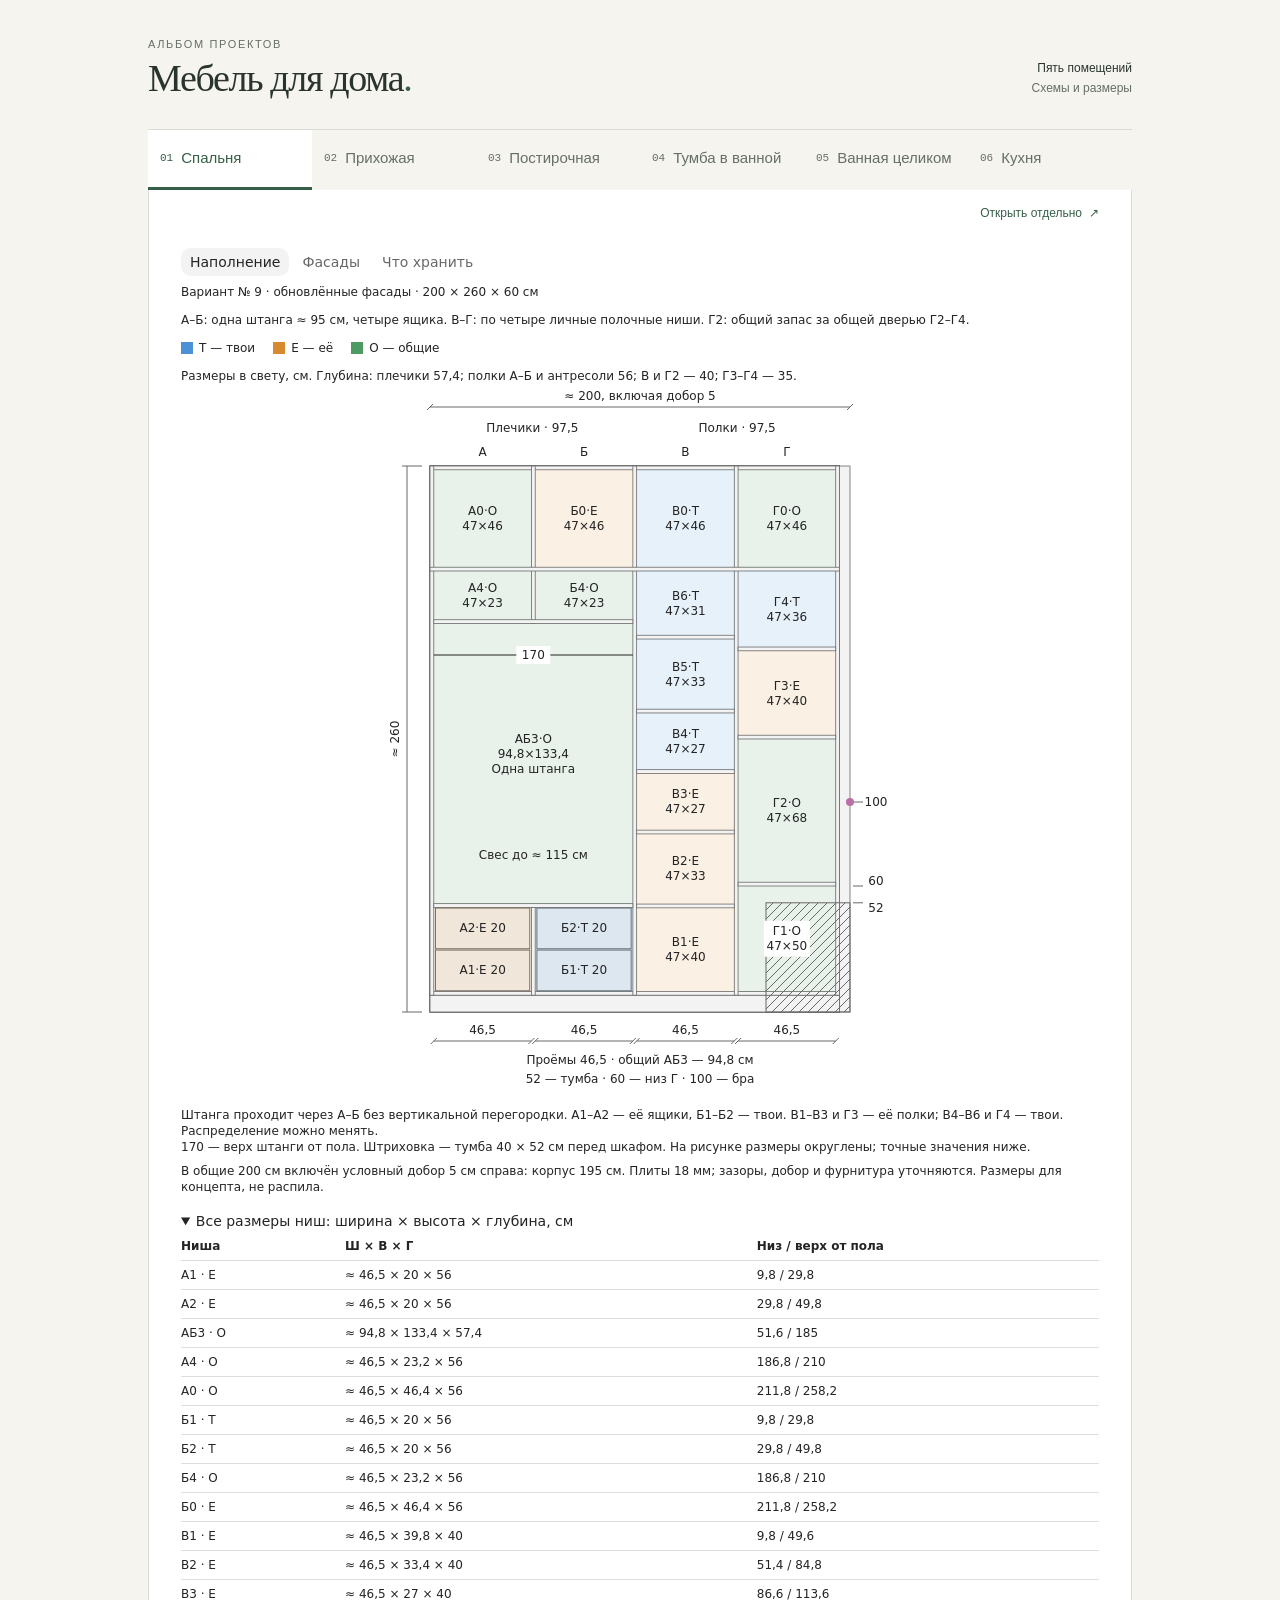
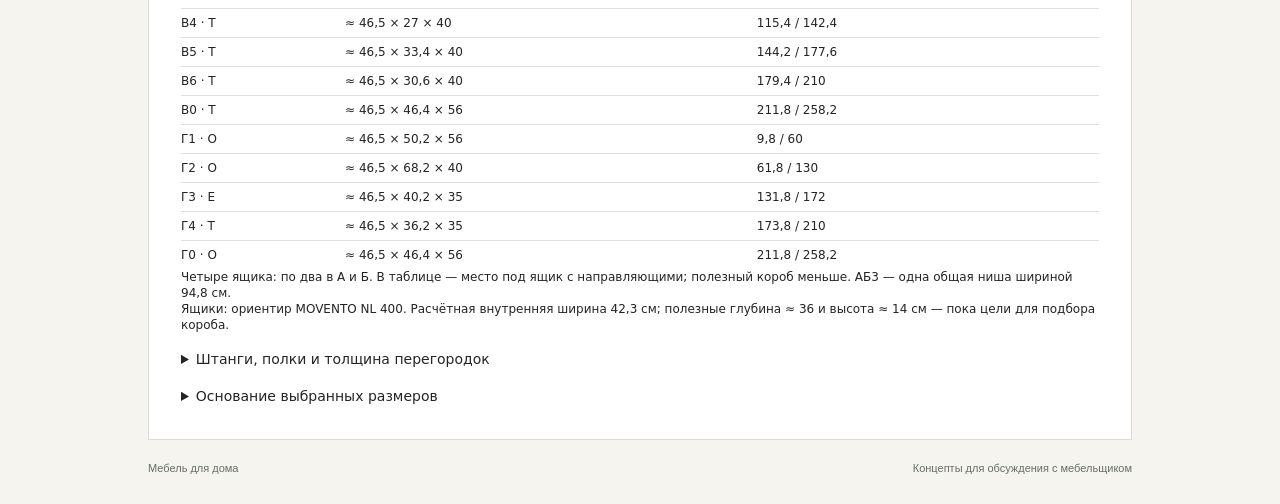
<file: index.html>
<!doctype html>
<html lang="ru">
<head>
  <meta charset="utf-8">
  <meta name="viewport" content="width=device-width, initial-scale=1">
  <meta name="color-scheme" content="light">
  <meta name="description" content="Проекты мебели для дома: спальня, прихожая, постирочная, ванная и кухня. Схемы, фасады, размеры и наполнение.">
  <title>Мебель для дома</title>
  <link rel="icon" href="data:,">
  <link rel="stylesheet" href="assets/site.css">
  <script src="assets/site.js" defer></script>
</head>
<body>
  <a class="skip-link" href="#projects">К проектам</a>
  <div class="page">
    <header class="masthead">
      <div>
        <p class="eyebrow">Альбом проектов</p>
        <h1>Мебель для дома<span aria-hidden="true">.</span></h1>
      </div>
      <p class="edition">Пять помещений<br><span>Схемы и размеры</span></p>
    </header>

    <main id="projects">
      <div class="room-tabs" role="tablist" aria-label="Помещение">
        <button type="button" role="tab" id="tab-bedroom" aria-controls="panel-bedroom" aria-selected="true" tabindex="0" data-room="bedroom"><span class="room-number" aria-hidden="true">01</span>Спальня</button>
        <button type="button" role="tab" id="tab-hallway" aria-controls="panel-hallway" aria-selected="false" tabindex="-1" data-room="hallway"><span class="room-number" aria-hidden="true">02</span>Прихожая</button>
        <button type="button" role="tab" id="tab-laundry" aria-controls="panel-laundry" aria-selected="false" tabindex="-1" data-room="laundry"><span class="room-number" aria-hidden="true">03</span>Постирочная</button>
        <button type="button" role="tab" id="tab-bathroom" aria-controls="panel-bathroom" aria-selected="false" tabindex="-1" data-room="bathroom"><span class="room-number" aria-hidden="true">04</span>Тумба в ванной</button>
        <button type="button" role="tab" id="tab-bathroom-room" aria-controls="panel-bathroom-room" aria-selected="false" tabindex="-1" data-room="bathroom-room"><span class="room-number" aria-hidden="true">05</span>Ванная целиком</button>
        <button type="button" role="tab" id="tab-kitchen" aria-controls="panel-kitchen" aria-selected="false" tabindex="-1" data-room="kitchen"><span class="room-number" aria-hidden="true">06</span>Кухня</button>
      </div>
      <div class="project-sheet">
        <div class="sheet-toolbar">
          <p id="load-status" role="status" aria-live="polite"></p>
          <a id="standalone-link" href="wardrobe-preview.html" target="_blank" rel="noopener">Открыть отдельно <span aria-hidden="true">↗</span></a>
        </div>
        <section role="tabpanel" id="panel-bedroom" aria-labelledby="tab-bedroom">
          <iframe title="Шкаф в спальне: схемы и размеры" data-src="wardrobe-preview.html" data-room="bedroom" height="740"></iframe>
        </section>
        <section role="tabpanel" id="panel-hallway" aria-labelledby="tab-hallway" hidden>
          <iframe title="Шкаф в прихожей: схемы и размеры" data-src="hallway-preview.html" data-room="hallway" height="740"></iframe>
        </section>
        <section role="tabpanel" id="panel-laundry" aria-labelledby="tab-laundry" hidden>
          <iframe title="Шкаф в постирочной: схемы и размеры" data-src="laundry-preview.html" data-room="laundry" height="740"></iframe>
        </section>
        <section role="tabpanel" id="panel-bathroom" aria-labelledby="tab-bathroom" hidden>
          <iframe title="Тумба в ванной: схемы и размеры" data-src="bathroom-preview.html" data-room="bathroom" height="740"></iframe>
        </section>
        <section role="tabpanel" id="panel-bathroom-room" aria-labelledby="tab-bathroom-room" hidden>
          <iframe title="Ванная целиком: план и развёртки четырёх стен" data-src="bathroom-room.html" data-room="bathroom-room" height="740"></iframe>
        </section>
        <section role="tabpanel" id="panel-kitchen" aria-labelledby="tab-kitchen" hidden>
          <iframe title="Г-образная кухня: схемы, техника и размеры" data-src="kitchen-preview.html" data-room="kitchen" height="740"></iframe>
        </section>
        <noscript>
          <p class="no-script">Для переключения вкладок нужен JavaScript. Проекты можно открыть отдельно:</p>
          <ul>
            <li><a href="wardrobe-preview.html">Спальня</a></li>
            <li><a href="hallway-preview.html">Прихожая</a></li>
            <li><a href="laundry-preview.html">Постирочная</a></li>
            <li><a href="bathroom-preview.html">Тумба в ванной</a></li>
            <li><a href="bathroom-room.html">Ванная целиком</a></li>
            <li><a href="kitchen-preview.html">Кухня</a></li>
          </ul>
          <style>.room-tabs,[role="tabpanel"],.sheet-toolbar{display:none}</style>
        </noscript>
      </div>
    </main>
    <footer><span>Мебель для дома</span><span>Концепты для обсуждения с мебельщиком</span></footer>
  </div>
</body>
</html>
</file>
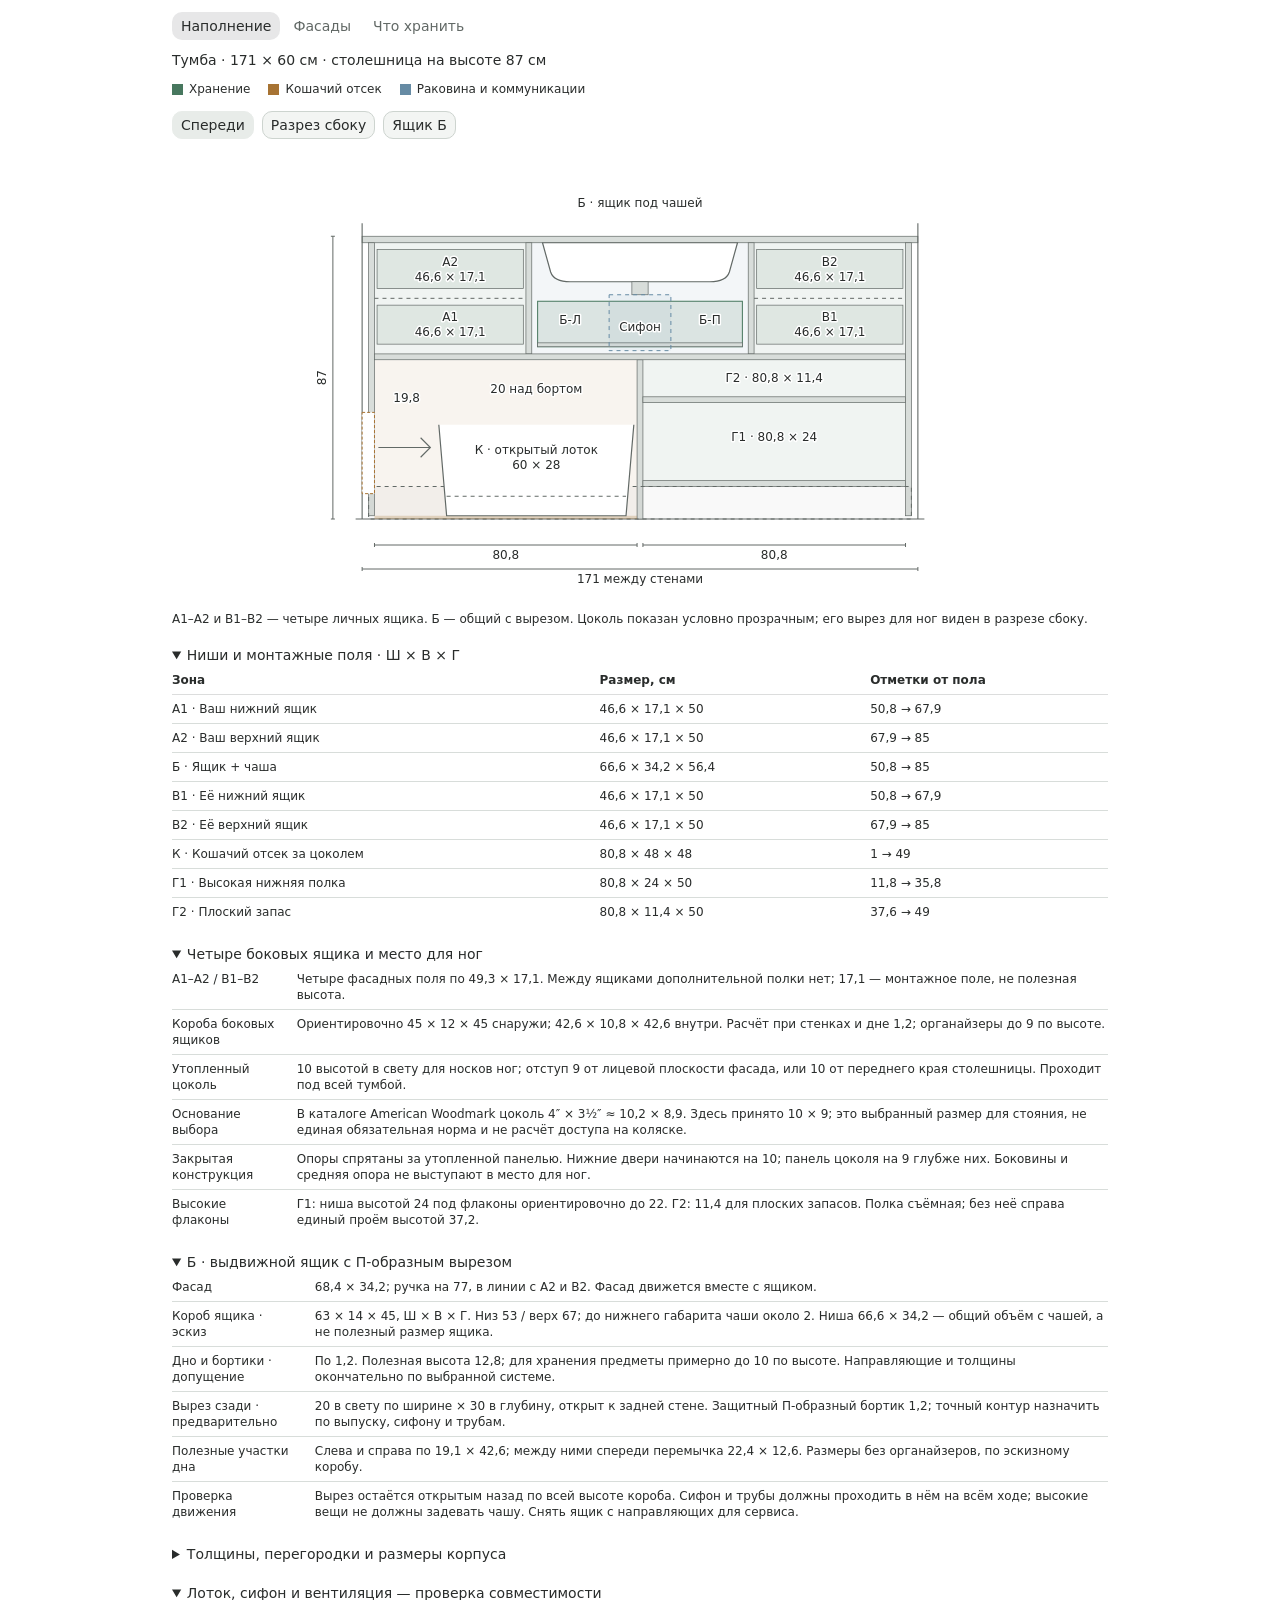
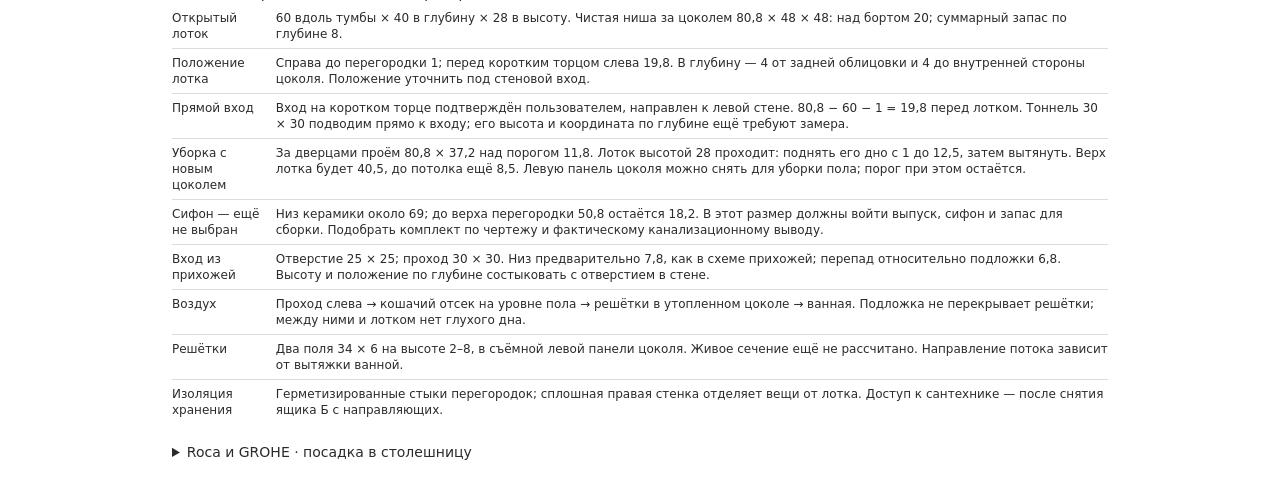
<file: bathroom-preview.html>
<!doctype html>
<html lang="ru" data-furniture-preview>
<head>
<meta charset="utf-8">
<meta name="viewport" content="width=device-width, initial-scale=1">
<meta name="referrer" content="no-referrer">
<meta http-equiv="Content-Security-Policy" content="default-src 'none'; script-src 'unsafe-inline' 'unsafe-eval' 'wasm-unsafe-eval' blob: data: https://cdnjs.cloudflare.com https://cdn.jsdelivr.net https://esm.sh https://fonts.bunny.net https://fonts.googleapis.com https://fonts.gstatic.com https://unpkg.com; style-src 'unsafe-inline' blob: data: https://cdnjs.cloudflare.com https://cdn.jsdelivr.net https://esm.sh https://fonts.bunny.net https://fonts.googleapis.com https://fonts.gstatic.com https://unpkg.com; img-src blob: data: https://cdnjs.cloudflare.com https://cdn.jsdelivr.net https://esm.sh https://fonts.bunny.net https://fonts.googleapis.com https://fonts.gstatic.com https://unpkg.com; font-src blob: data: https://cdnjs.cloudflare.com https://cdn.jsdelivr.net https://esm.sh https://fonts.bunny.net https://fonts.googleapis.com https://fonts.gstatic.com https://unpkg.com; media-src blob: data: https://cdnjs.cloudflare.com https://cdn.jsdelivr.net https://esm.sh https://fonts.bunny.net https://fonts.googleapis.com https://fonts.gstatic.com https://unpkg.com; worker-src blob:; connect-src blob: data:; frame-src 'none'; object-src 'none'; base-uri 'none'; form-action 'none'">
<title>Тумба в ванной — Мебель для дома</title>
<style>:root {
  color-scheme: light dark;
  background-color: var(
    --background,
    var(--color-background-primary, light-dark(rgb(255 255 255), rgb(24 24 24)))
  ) !important;

  /* Agent-facing contract; keep in sync with SKILL.md. */
  --background: var(
    --color-background-primary,
    light-dark(rgb(255 255 255), rgb(24 24 24))
  );
  --foreground: var(
    --color-text-primary,
    light-dark(rgb(26 28 31), rgb(255 255 255))
  );
  --card: color-mix(in oklab, var(--foreground) 5%, var(--background));
  --card-foreground: var(
    --color-text-primary,
    light-dark(rgb(26 28 31), rgb(255 255 255))
  );
  --popover: var(
    --color-background-secondary,
    light-dark(rgb(255 255 255), rgb(45 45 45))
  );
  --popover-foreground: var(
    --color-text-primary,
    light-dark(rgb(26 28 31), rgb(255 255 255))
  );
  --primary: var(
    --color-text-info,
    light-dark(rgb(51 156 255), rgb(131 195 255))
  );
  --primary-foreground: var(
    --color-text-inverse,
    light-dark(rgb(255 255 255), rgb(13 13 13))
  );
  --secondary: var(
    --color-background-secondary,
    light-dark(rgb(255 255 255 / 96%), rgb(54 54 54 / 96%))
  );
  --secondary-foreground: var(
    --color-text-primary,
    light-dark(rgb(26 28 31), rgb(255 255 255))
  );
  --muted: color-mix(in srgb, var(--foreground) 10%, transparent);
  --muted-foreground: var(
    --color-text-secondary,
    light-dark(rgb(26 28 31 / 49.4%), rgb(255 255 255 / 49.8%))
  );
  --accent: var(
    --color-background-info,
    light-dark(rgb(229 242 255), rgb(13 39 63))
  );
  --accent-foreground: var(
    --color-text-info,
    light-dark(rgb(51 156 255), rgb(131 195 255))
  );
  --destructive: var(
    --color-text-warning,
    light-dark(rgb(226 85 7), rgb(255 133 73))
  );
  --border: var(
    --color-border-secondary,
    light-dark(rgb(26 28 31 / 8%), rgb(255 255 255 / 8.2%))
  );
  --input: var(
    --color-border-primary,
    light-dark(
      rgb(26 28 31 / 11.8%),
      color-mix(in oklab, rgb(0 0 0) 10%, transparent)
    )
  );
  --ring: var(
    --color-ring-primary,
    light-dark(rgb(51 156 255), rgb(131 195 255 / 76%))
  );
  --font-size-base: var(--font-text-md-size, 14px);
  --blue: light-dark(rgb(51 156 255), rgb(51 156 255));
  --orange: light-dark(rgb(226 85 7), rgb(251 106 34));
  --green: light-dark(rgb(0 162 64), rgb(64 201 119));
  --red: light-dark(rgb(224 46 42), rgb(255 103 100));
  --purple: light-dark(rgb(146 79 247), rgb(173 123 249));
  --yellow: light-dark(rgb(255 195 0), rgb(255 210 64));
  --viz-series-1: var(--primary);
  --viz-series-2: light-dark(rgb(243 136 59), rgb(245 154 86));
  --viz-series-3: light-dark(rgb(93 201 119), rgb(116 213 139));
  --viz-series-4: light-dark(rgb(235 119 177), rgb(240 143 192));
  --viz-series-5: light-dark(rgb(155 121 236), rgb(170 145 239));
  --viz-series-6: light-dark(rgb(58 185 177), rgb(90 203 194));

  /* Internal implementation variables; not part of the agent contract. */
  --font-sans: -apple-system, system-ui, "Segoe UI", sans-serif;
  --font-mono:
    ui-monospace, SFMono-Regular, "SF Mono", Menlo, Consolas, "Liberation Mono",
    monospace;
  --font-size-normal: max(11px, var(--font-size-base));
  --font-size-tooltip: calc(var(--font-size-base) - 1px);
  --font-size-small: max(11px, calc(var(--font-size-base) - 2px));
  --font-size-h1: calc(var(--font-size-normal) * 1.7142857143);
  --font-size-h2: calc(var(--font-size-normal) * 1.4285714286);
  --font-size-h3: calc(var(--font-size-normal) * 1.2857142857);
  --font-weight-normal: 430;
  --font-weight-medium: 500;
  --icon-size: 16px;
  --line-height-normal: calc(var(--font-size-normal) * 1.5);
  --line-height-tooltip: calc(var(--font-size-tooltip) * 1.4285714286);
  --line-height-small: calc(var(--font-size-small) + 4px);
  --corner-shape: round;
  --radius: var(--border-radius-lg, 10px);
  --radius-sm: calc(var(--radius) * 0.6);
  --radius-md: calc(var(--radius) * 0.8);
  --radius-lg: var(--radius);
  --radius-2xl: calc(var(--radius) * 1.6);
  --radius-full: 9999px;
  --shadow-sm: 0 1px 2px -1px rgb(0 0 0 / 8%);
  --checkmark-image: url("data:image/svg+xml,%3Csvg xmlns='http://www.w3.org/2000/svg' viewBox='0 0 17 17'%3E%3Cpath d='M12.8961 3.64101C13.1297 3.41418 13.4984 3.37523 13.7779 3.56581C14.0571 3.75635 14.1554 4.11331 14.0299 4.41347L13.9615 4.53847L7.71151 13.7045C7.59411 13.8767 7.4063 13.9877 7.19881 14.0072C6.99136 14.0267 6.78564 13.9533 6.63826 13.806L2.88826 10.056L2.79842 9.9457C2.6192 9.67407 2.64927 9.30496 2.88826 9.06581C3.12738 8.82669 3.49647 8.79676 3.76815 8.97597L3.8785 9.06581L7.03084 12.2182L12.8053 3.74941L12.8961 3.64101Z'/%3E%3C/svg%3E");

  /* Legacy aliases; not part of the current agent contract. */
  --viz-bg: transparent;
  --viz-panel: var(--card);
  --viz-border: var(--border);
  --viz-text: var(--foreground);
  --viz-muted: var(--muted-foreground);
  --viz-accent: var(--primary);
  --viz-accent-text: var(--primary-foreground);
  --viz-accent-bg: var(--accent);
  --viz-font-size: var(--font-size-base);
  --viz-warning: var(--destructive);
}

:root[data-theme="light"] {
  color-scheme: light;
}

:root[data-theme="dark"] {
  color-scheme: dark;
}

* {
  box-sizing: border-box;
}

html > body {
  /* Preserve MCP aliases for older inline renderers without creating :root cycles. */
  --color-background-primary: var(
    --background,
    light-dark(rgb(255 255 255), rgb(24 24 24))
  );
  --color-text-primary: var(
    --foreground,
    light-dark(rgb(26 28 31), rgb(255 255 255))
  );
  --color-border-secondary: var(
    --border,
    light-dark(rgb(26 28 31 / 8%), rgb(255 255 255 / 8.2%))
  );

  margin: 0;
  padding: var(--visualize-paint-gutter, 0px);
  color: var(--foreground);
  background: transparent !important;
  font-family: var(--font-sans) !important;
  font-size: var(--font-size-normal);
  font-weight: var(--font-weight-normal);
  line-height: var(--line-height-normal);
}

a {
  color: color-mix(in srgb, var(--viz-accent) 80%, var(--viz-text) 20%);
  cursor: pointer;
  font-weight: var(--font-weight-medium, 500);
  text-decoration: none;
  text-underline-offset: 2px;
}

a:is(:hover, :focus-visible) {
  text-decoration-line: underline;
  text-decoration-style: dashed;
  text-decoration-thickness: 0.5px;
}

h1,
h2,
h3,
h4,
h5,
h6,
p {
  margin-block: 0;
}

h1 {
  font-size: var(--font-size-h1);
  font-weight: var(--font-weight-medium);
  line-height: 1.25;
}

h2 {
  font-size: var(--font-size-h2);
  font-weight: var(--font-weight-medium);
  line-height: 1.25;
}

h3,
h4,
h5,
h6 {
  font-size: var(--font-size-h3);
  font-weight: var(--font-weight-medium);
  line-height: 1.3;
}

b,
strong,
th {
  font-weight: var(--font-weight-medium);
}

code:not(pre code) {
  display: inline;
  padding: 1px 6px;
  border-radius: var(--radius-sm);
  corner-shape: var(--corner-shape);
  background: var(--muted);
  font-family: var(--font-mono);
  font-size: 0.92em;
  overflow-wrap: anywhere;
  -webkit-box-decoration-break: clone;
  box-decoration-break: clone;
  word-break: break-word;
}

.table-responsive {
  width: 100%;
  overflow-x: auto;
  scrollbar-width: thin;
}

.table {
  width: 100%;
  border-collapse: collapse;
  color: var(--foreground);
  font: inherit;
  text-align: start;
}

.table :is(th, td) {
  padding-block: 10px;
  padding-inline: 0 24px;
  overflow-wrap: anywhere;
  border-bottom: 1px solid var(--border);
  text-align: start;
  vertical-align: top;
}

.table-responsive > .table :is(th, td) {
  overflow-wrap: break-word;
}

.table :is(th, td):last-child {
  padding-inline-end: 0;
}

.table :is(caption, thead th) {
  font-weight: 600;
}

.table thead th {
  padding-block: 8px;
  border-bottom-color: color-mix(in srgb, var(--foreground) 16%, transparent);
}

.table tbody tr:last-child :is(th, td) {
  border-bottom: 0;
}

.table.table-sm :is(th, td) {
  padding-block: 6px;
}

.table.table-sm :is(th, td):not(:last-child) {
  padding-inline-end: 16px;
}

.table :is(.text-end, [align="right"]) {
  text-align: end;
  font-variant-numeric: tabular-nums;
}

.table :is(.text-center, [align="center"]) {
  text-align: center;
}

.table .text-nowrap {
  white-space: nowrap;
}

#widget {
  display: flex;
  flex-direction: column;
  gap: 12px;
  width: 100%;
  padding: 0;
  background: transparent !important;
}

.card {
  min-width: 0;
  padding: 12px;
  overflow: hidden;
  overflow-wrap: break-word;
  border-radius: var(--radius-2xl);
  corner-shape: var(--corner-shape);
  color: var(--card-foreground);
  background: var(--card);
}

#widget > :not(.card, .progress) {
  width: 100% !important;
  max-width: none !important;
  margin: 0 !important;
  padding: 0 !important;
  border: 0 !important;
  border-radius: 0 !important;
  background: transparent !important;
  box-shadow: none !important;
}

.tooltip {
  position: fixed;
  z-index: 50;
  top: 0;
  left: 0;
  width: max-content;
  max-width: min(
    20rem,
    var(--tooltip-available-width, calc(100vw - 10px)),
    calc(100vw - 10px)
  );
  max-height: min(
    var(--tooltip-available-height, calc(100vh - 10px)),
    calc(100vh - 10px)
  );
  padding: 4px 8px;
  border: 1px solid var(--border);
  border-radius: var(--radius-lg);
  corner-shape: var(--corner-shape);
  color: var(--popover-foreground);
  background: var(--popover);
  box-shadow: none;
  font-size: var(--font-size-tooltip);
  line-height: var(--line-height-tooltip);
  overflow-wrap: break-word;
  white-space: normal;
  pointer-events: none;
  user-select: none;
}

.viz-grid {
  display: grid;
  grid-template-columns: repeat(auto-fit, minmax(max(180px, 24%), 1fr));
  gap: 10px;
}

.viz-stat {
  display: flex;
  flex-direction: column;
  gap: 2px;
}

.viz-stat-value {
  font-size: var(--font-size-h2);
  font-weight: var(--font-weight-medium);
  line-height: 1.25;
}

.viz-row {
  display: flex;
  flex-wrap: wrap;
  align-items: center;
  gap: 10px;
}

hr {
  width: 100%;
  height: 1px;
  margin-block: 6px;
  border: 0;
  background: var(--border);
}

.nav {
  display: flex;
  min-width: 0;
  align-items: center;
  gap: 4px;
}

.progress {
  display: flex;
  height: 8px;
  margin-block: calc((var(--line-height-normal, 1.5em) - 8px) / 2);
  overflow: hidden;
  border: 0;
  border-radius: var(--radius-full);
  background: var(--muted);
}

.progress-bar:only-child {
  border-radius: var(--radius-full);
}

.progress-bar {
  height: 100%;
  flex-shrink: 0;
  border: 0;
  background: var(--viz-series-1);
}

.viz-badge {
  padding: 3px 8px;
  border-radius: var(--radius-full);
  color: var(--accent-foreground);
  background: var(--accent);
  font-weight: var(--font-weight-medium);
}

small,
.text-small,
.viz-badge {
  font-size: var(--font-size-small);
  line-height: var(--line-height-small);
}

.text-muted {
  color: var(--muted-foreground);
}

.tabular-nums {
  font-variant-numeric: tabular-nums;
}

.sr-only {
  position: absolute;
  width: 1px;
  height: 1px;
  padding: 0;
  overflow: hidden;
  clip: rect(0, 0, 0, 0);
  white-space: nowrap;
  border: 0;
}

.viz-controls {
  display: flex;
  flex-wrap: wrap;
  align-items: center;
  gap: 8px;
}

.viz-controls > .form-label {
  display: grid;
  min-width: min(100%, 260px);
  flex: 1 1 280px;
  grid-template-columns: minmax(0, 1fr) auto;
  align-items: baseline;
  gap: 2px 12px;
  margin-bottom: 0;
}

.viz-controls > .form-label > :is(.form-control, .form-range, .form-select) {
  grid-column: 1 / -1;
}

.btn,
.nav-link,
.form-check-input,
.form-control,
.form-range,
.form-select {
  font: inherit;
}

.btn,
.nav-link {
  appearance: button;
  display: inline-flex;
  inline-size: fit-content;
  max-inline-size: 100%;
  min-height: 28px;
  align-items: center;
  justify-content: center;
  gap: 4px;
  margin: 0;
  padding: 0 8px;
  -webkit-app-region: no-drag;
  border: 1px solid var(--input);
  border-radius: var(--radius-lg);
  corner-shape: var(--corner-shape);
  color: var(--secondary-foreground);
  background: var(--secondary);
  cursor: var(--cursor-interaction, pointer);
  text-align: center;
  text-decoration: none;
  white-space: nowrap;
  user-select: none;
  -webkit-font-smoothing: antialiased;
}

.btn:is(.btn-block, .viz-tile) {
  inline-size: 100%;
}

.btn.viz-tile {
  min-width: 0;
  overflow-wrap: anywhere;
  white-space: normal;
}

a.btn {
  cursor: pointer;
  text-decoration: none;
}

.btn:not(:disabled):hover,
.nav-link:not(:disabled):not([aria-disabled="true"]):hover {
  background: color-mix(in srgb, var(--foreground) 6%, var(--secondary));
}

.btn-primary {
  border-color: transparent;
  color: var(--primary-foreground);
  background: var(--foreground);
  background-clip: padding-box;
}

.btn-primary .text-muted {
  color: color-mix(in srgb, var(--primary-foreground) 50%, transparent);
}

.btn-primary:not(:disabled):hover {
  background: color-mix(in srgb, var(--foreground) 80%, transparent);
  background-clip: padding-box;
}

.btn-ghost {
  border-color: transparent;
  color: var(--muted-foreground);
  background: transparent;
}

.btn-ghost:not(:disabled):hover {
  color: var(--foreground);
  background: color-mix(in srgb, var(--foreground) 6%, var(--secondary));
}

.nav-pills .nav-link {
  min-width: 0;
  border-color: transparent;
  color: var(--muted-foreground);
  background: transparent;
}

.nav-justified .nav-link {
  flex: 1 1 0;
  overflow-wrap: anywhere;
  white-space: normal;
}

.nav-pills .nav-link.active {
  color: var(--foreground);
  background: var(--muted);
}

.btn:disabled,
.nav-link:disabled,
.nav-link[aria-disabled="true"] {
  cursor: not-allowed;
  opacity: 0.4;
}

[data-lucide] {
  stroke-width: 1.6;
}

.form-label {
  display: block;
  margin-bottom: 6px;
  color: var(--foreground);
}

.form-control {
  display: block;
  width: 100%;
  min-height: 28px;
  padding: 0 8px;
  outline: none;
  border: 1px solid var(--input);
  border-radius: var(--radius-lg);
  corner-shape: var(--corner-shape);
  color: var(--foreground);
  background: var(--secondary);
}

.form-control::placeholder {
  color: var(--muted-foreground);
}

.form-control[type="file"] {
  padding: 0;
  overflow: hidden;
  cursor: var(--cursor-interaction, pointer);
}

.form-control[type="file"]::file-selector-button {
  min-height: 26px;
  margin-right: 8px;
  padding: 0 8px;
  border: 0;
  border-right: 1px solid var(--input);
  color: var(--secondary-foreground);
  background: var(--secondary);
  cursor: inherit;
  font: inherit;
}

.form-control[type="file"]:not(:disabled):hover::file-selector-button {
  background: color-mix(in srgb, var(--foreground) 6%, var(--secondary));
}

.form-control-color[type="color"] {
  width: 40px;
  height: 28px;
  padding: 3px;
  cursor: var(--cursor-interaction, pointer);
}

.form-control-color[type="color"]::-webkit-color-swatch-wrapper {
  padding: 0;
}

.form-control-color[type="color"]::-webkit-color-swatch {
  border: 0;
  border-radius: calc(var(--radius-lg) - 4px);
  corner-shape: var(--corner-shape);
}

textarea.form-control {
  height: auto;
  min-height: 72px;
  padding: 8px 10px;
  resize: vertical;
}

.form-control:focus-visible {
  border-color: var(--ring);
  box-shadow: inset 0 0 0 1px var(--ring);
}

.form-control:disabled,
.form-select:disabled {
  cursor: not-allowed;
  opacity: 0.4;
}

.form-select {
  appearance: none;
  display: block;
  width: 100%;
  min-height: 28px;
  margin: 0;
  padding: 0 32px 0 8px;
  outline: none;
  border: 1px solid var(--input);
  border-radius: var(--radius-lg);
  corner-shape: var(--corner-shape);
  color: var(--foreground);
  background-color: var(--secondary);
  background-image:
    linear-gradient(45deg, transparent 50%, var(--muted-foreground) 50%),
    linear-gradient(135deg, var(--muted-foreground) 50%, transparent 50%);
  background-position:
    calc(100% - 14px) 50%,
    calc(100% - 10px) 50%;
  background-repeat: no-repeat;
  background-size: 4px 4px;
  cursor: var(--cursor-interaction, default);
}

.form-select:not(:disabled):hover {
  background-color: color-mix(in srgb, var(--foreground) 6%, var(--secondary));
}

.form-select:focus-visible {
  border-color: var(--ring);
  box-shadow: inset 0 0 0 1px var(--ring);
}

.form-check {
  display: flex;
  min-height: 20px;
  align-items: center;
  gap: 6px;
}

.form-check-input {
  appearance: none;
  width: 14px;
  height: 14px;
  flex: 0 0 auto;
  margin: 0;
  border: 1px solid var(--input);
  color: var(--primary-foreground);
  background-color: transparent;
  cursor: var(--cursor-interaction, default);
  transition:
    background-color 150ms,
    border-color 150ms,
    box-shadow 150ms;
}

.form-check:not(.form-switch) .form-check-input[type="checkbox"] {
  border-color: var(--input);
  border-radius: var(--radius-sm);
  corner-shape: var(--corner-shape);
  background-color: var(--secondary);
  box-shadow: var(--shadow-sm);
}

.form-check:not(.form-switch)
  .form-check-input:not(:disabled):not(:checked):hover {
  background-color: var(--card);
}

.form-check:not(.form-switch) .form-check-input[type="checkbox"]:checked {
  border-color: var(--primary);
  background-color: var(--primary);
}

.form-check:not(.form-switch)
  .form-check-input[type="checkbox"]:checked::before {
  display: block;
  width: 100%;
  height: 100%;
  background: var(--primary-foreground);
  content: "";
  mask: var(--checkmark-image) center / 12px 12px no-repeat;
}

.form-check-input[type="radio"] {
  width: 14px;
  height: 14px;
  border-radius: var(--radius-full);
}

.form-check-input[type="radio"]:checked {
  border: 2px solid var(--primary);
  background:
    radial-gradient(circle, var(--primary-foreground) 0 2.5px, transparent 3px),
    var(--primary);
}

.form-check:not(.form-switch) .form-check-input:focus-visible {
  outline: 2px solid var(--ring);
  outline-offset: 2px;
}

.form-check:not(.form-switch) .form-check-input:disabled {
  cursor: not-allowed;
  pointer-events: none;
}

.form-check:not(.form-switch) .form-check-input:disabled + .form-check-label {
  cursor: not-allowed;
}

.form-switch .form-check-input:disabled,
.form-switch .form-check-input:disabled + .form-check-label {
  cursor: not-allowed;
  opacity: 0.6;
}

.form-check-label {
  color: var(--foreground);
  cursor: var(--cursor-interaction, default);
}

.form-switch .form-check-input {
  position: relative;
  width: 32px;
  height: 20px;
  border: 0;
  border-radius: var(--radius-full);
  background: var(--muted);
  box-shadow: none;
  transition: background-color 200ms cubic-bezier(0, 0, 0.2, 1);
}

.form-switch .form-check-input::before {
  position: absolute;
  top: 50%;
  left: 0;
  width: 16px;
  height: 16px;
  box-sizing: border-box;
  border: 1px solid light-dark(var(--primary-foreground), var(--foreground));
  border-radius: var(--radius-full);
  background: light-dark(var(--primary-foreground), var(--foreground));
  box-shadow: var(--shadow-sm);
  content: "";
  transform: translate(2px, -50%);
  transition: transform 200ms cubic-bezier(0, 0, 0.2, 1);
}

.form-switch .form-check-input:checked {
  background: var(--primary);
}

.form-switch .form-check-input:checked::before {
  transform: translate(14px, -50%);
}

.form-switch .form-check-input:focus-visible {
  box-shadow: 0 0 0 2px var(--ring);
}

.form-range {
  appearance: none;
  display: block;
  width: 100%;
  height: 28px;
  flex: 1;
  margin: 0;
  padding: 0;
  outline: none;
  border: 0;
  accent-color: var(--primary);
  background: linear-gradient(
      color-mix(in srgb, var(--foreground) 7%, transparent),
      color-mix(in srgb, var(--foreground) 7%, transparent)
    )
    center / 100% 2px no-repeat;
}

.form-range::-webkit-slider-runnable-track {
  height: 28px;
  background: transparent;
}

.form-range::-webkit-slider-thumb {
  appearance: none;
  width: 20px;
  height: 20px;
  margin-top: 4px;
  border: 1px solid var(--border);
  border-radius: var(--radius-full);
  background: light-dark(var(--primary-foreground), var(--foreground));
}

.form-range:focus-visible::-webkit-slider-thumb {
  border-color: var(--ring);
  box-shadow: inset 0 0 0 1px var(--ring);
}

.form-range::-moz-range-track {
  height: 28px;
  background: transparent;
}

.form-range::-moz-range-thumb {
  width: 20px;
  height: 20px;
  border: 1px solid var(--border);
  border-radius: var(--radius-full);
  background: light-dark(var(--primary-foreground), var(--foreground));
}

.form-range:focus-visible::-moz-range-thumb {
  border-color: var(--ring);
  box-shadow: inset 0 0 0 1px var(--ring);
}

.form-range:disabled {
  cursor: not-allowed;
  opacity: 0.4;
}

.btn:not(.btn-primary, .viz-tile):is(
  [aria-pressed="true"],
  [aria-selected="true"],
  .is-selected
) {
  border-color: var(--primary);
  color: var(--primary-foreground);
  background: var(--primary);
}

.btn.viz-tile:is([aria-pressed="true"], [aria-selected="true"], .is-selected) {
  border-color: var(--primary);
  box-shadow: inset 0 0 0 1px var(--primary);
}

.btn:focus-visible,
.nav-link:focus-visible {
  outline: 2px solid var(--ring);
  outline-offset: 2px;
}

@media (pointer: coarse) {
  .btn,
  .nav-link,
  .form-control,
  .form-select {
    min-width: 44px;
    min-height: 44px;
  }

  /* Keep small-screen WebKit from zooming when a text field receives focus. */
  .form-control,
  .form-select {
    font-size: max(16px, var(--font-size-normal));
  }

  .form-control[type="file"]::file-selector-button {
    min-width: 44px;
    min-height: 44px;
  }

  .form-control-color[type="color"] {
    width: 44px;
    height: 44px;
  }

  .form-control:is(
    [type="date"],
    [type="datetime-local"],
    [type="month"],
    [type="time"],
    [type="week"]
  ) {
    min-width: 0;
    max-width: 100%;
    padding-block: 8px;
  }

  .form-check {
    min-height: 44px;
    padding-inline: 15px;
  }

  .form-check-input {
    position: relative;
  }

  .form-check-input::after {
    position: absolute;
    top: 50%;
    left: 50%;
    width: 44px;
    height: 44px;
    content: "";
    transform: translate(-50%, -50%);
  }

  .form-check-label {
    display: inline-flex;
    min-width: 44px;
    min-height: 44px;
    align-items: center;
  }

  .form-range {
    height: 44px;
    touch-action: pan-y;
  }

  .form-range::-webkit-slider-runnable-track {
    height: 44px;
  }

  .form-range::-moz-range-track {
    height: 44px;
  }

  .form-range::-webkit-slider-thumb {
    margin-top: 12px;
  }
}

svg {
  display: block;
  max-width: 100%;
  height: auto;
}

#widget > svg {
  width: 100%;
}

/* Model-authored chart rules can otherwise stretch icons after these styles load. */
svg.lucide {
  display: block;
  width: var(--icon-size) !important;
  height: var(--icon-size) !important;
  flex: none;
  margin: 0 !important;
  stroke-width: 1.6;
}

.text-warning,
.text-destructive {
  color: var(--destructive);
}

html>body{padding:0}</style>
</head>
<body>
<div id="bathroom-vanity">
  <div class="nav nav-pills" role="tablist" aria-label="Тумба в ванной">
    <button class="nav-link active" id="bv-fill-tab" type="button" role="tab" aria-controls="bv-fill" aria-selected="true">Наполнение</button>
    <button class="nav-link" id="bv-front-tab" type="button" role="tab" aria-controls="bv-front" aria-selected="false">Фасады</button>
    <button class="nav-link" id="bv-store-tab" type="button" role="tab" aria-controls="bv-store" aria-selected="false">Что хранить</button>
  </div>
  <div class="bv-meta">Тумба · 171 × 60 см · столешница на высоте 87 см</div>
  <div class="bv-legend text-small"><span><i class="bv-swatch bv-storage"></i>Хранение</span><span><i class="bv-swatch bv-cat"></i>Кошачий отсек</span><span><i class="bv-swatch bv-service"></i>Раковина и коммуникации</span></div>

  <div id="bv-fill" role="tabpanel" aria-labelledby="bv-fill-tab">
    <div class="viz-controls" role="group" aria-label="Проекция наполнения">
      <button class="btn" type="button" data-projection="front" aria-pressed="true">Спереди</button>
      <button class="btn" type="button" data-projection="side" aria-pressed="false">Разрез сбоку</button>
      <button class="btn" type="button" data-projection="drawer" aria-pressed="false">Ящик Б</button>
    </div>
    <div class="bv-stage" data-stage="fill"><svg role="img" aria-label="Четыре боковых ящика и центральный ящик с вырезом; лоток слева внизу, хранение справа, утопленный цоколь высотой 10"></svg></div>
    <div class="bv-caption text-small" data-caption>А1–А2 и В1–В2 — четыре личных ящика. Б — общий с вырезом. Цоколь показан условно прозрачным; его вырез для ног виден в разрезе сбоку.</div>
    <details class="bv-details" open><summary>Ниши и монтажные поля · Ш × В × Г</summary>
      <table class="table table-sm text-small"><thead><tr><th>Зона</th><th>Размер, см</th><th>Отметки от пола</th></tr></thead><tbody data-dimensions></tbody></table>
    </details>
    <details class="bv-details" open><summary>Четыре боковых ящика и место для ног</summary>
      <table class="table table-sm text-small"><tbody>
        <tr><td>А1–А2 / В1–В2</td><td>Четыре фасадных поля по 49,3 × 17,1. Между ящиками дополнительной полки нет; 17,1 — монтажное поле, не полезная высота.</td></tr>
        <tr><td>Короба боковых ящиков</td><td>Ориентировочно 45 × 12 × 45 снаружи; 42,6 × 10,8 × 42,6 внутри. Расчёт при стенках и дне 1,2; органайзеры до 9 по высоте.</td></tr>
        <tr><td>Утопленный цоколь</td><td>10 высотой в свету для носков ног; отступ 9 от лицевой плоскости фасада, или 10 от переднего края столешницы. Проходит под всей тумбой.</td></tr>
        <tr><td>Основание выбора</td><td>В каталоге American Woodmark цоколь 4″ × 3½″ ≈ 10,2 × 8,9. Здесь принято 10 × 9; это выбранный размер для стояния, не единая обязательная норма и не расчёт доступа на коляске.</td></tr>
        <tr><td>Закрытая конструкция</td><td>Опоры спрятаны за утопленной панелью. Нижние двери начинаются на 10; панель цоколя на 9 глубже них. Боковины и средняя опора не выступают в место для ног.</td></tr>
        <tr><td>Высокие флаконы</td><td>Г1: ниша высотой 24 под флаконы ориентировочно до 22. Г2: 11,4 для плоских запасов. Полка съёмная; без неё справа единый проём высотой 37,2.</td></tr>
      </tbody></table>
    </details>
    <details class="bv-details" open><summary>Б · выдвижной ящик с П-образным вырезом</summary>
      <table class="table table-sm text-small"><tbody>
        <tr><td>Фасад</td><td>68,4 × 34,2; ручка на 77, в линии с А2 и В2. Фасад движется вместе с ящиком.</td></tr>
        <tr><td>Короб ящика · эскиз</td><td>63 × 14 × 45, Ш × В × Г. Низ 53 / верх 67; до нижнего габарита чаши около 2. Ниша 66,6 × 34,2 — общий объём с чашей, а не полезный размер ящика.</td></tr>
        <tr><td>Дно и бортики · допущение</td><td>По 1,2. Полезная высота 12,8; для хранения предметы примерно до 10 по высоте. Направляющие и толщины окончательно по выбранной системе.</td></tr>
        <tr><td>Вырез сзади · предварительно</td><td>20 в свету по ширине × 30 в глубину, открыт к задней стене. Защитный П-образный бортик 1,2; точный контур назначить по выпуску, сифону и трубам.</td></tr>
        <tr><td>Полезные участки дна</td><td>Слева и справа по 19,1 × 42,6; между ними спереди перемычка 22,4 × 12,6. Размеры без органайзеров, по эскизному коробу.</td></tr>
        <tr><td>Проверка движения</td><td>Вырез остаётся открытым назад по всей высоте короба. Сифон и трубы должны проходить в нём на всём ходе; высокие вещи не должны задевать чашу. Снять ящик с направляющих для сервиса.</td></tr>
      </tbody></table>
    </details>
    <details class="bv-details"><summary>Толщины, перегородки и размеры корпуса</summary>
      <table class="table table-sm text-small"><tbody>
        <tr><td>Общая ширина 171</td><td>Доборы 2 + 2; корпус 167. Размеры окончательно по замеру стен.</td></tr>
        <tr><td>Верх по ширине</td><td>2 + 1,8 + 46,6 + 1,8 + 66,6 + 1,8 + 46,6 + 1,8 + 2 = 171</td></tr>
        <tr><td>Низ по ширине</td><td>2 + 1,8 + 80,8 + 1,8 + 80,8 + 1,8 + 2 = 171. Нижняя перегородка 84,6–86,4; её ось на 85,5.</td></tr>
        <tr><td>Кошачий отсек К</td><td>80,8 в свету, без средней стойки между парой его дверец. Перегородка между К и Г идёт от пола до потолка нижних отсеков.</td></tr>
        <tr><td>Горизонтальная перегородка</td><td>Низ 49 / верх 50,8. Под сифоном — съёмная герметизируемая часть; нижняя стойка не продолжается в чашу раковины.</td></tr>
        <tr><td>Полка справа</td><td>Низ 35,8 / верх 37,6, съёмная; глубина 50. Дно правой секции 10–11,8, над местом для ног.</td></tr>
        <tr><td>Столешница</td><td>171 × 60 × 2; низ 85 / верх 87. Влагостойкий материал для подстольного монтажа Roca.</td></tr>
        <tr><td>Глубина</td><td>От задней стены: задняя облицовка 0,8; внутренний проём до 57,2; фасад 1,8; передний свес 1. Итого 60.</td></tr>
        <tr><td>Под туалетом</td><td>Подложка около 1 на готовом полу, за утопленным цоколем. Впереди порог 11,8: крыша места для ног. Прямоугольная глубина отсека до внутренней стороны цоколя 48.</td></tr>
        <tr><td>Несущие элементы</td><td>Крепление к подходящим стенам и рассчитанная рама вокруг чаши. Опоры не должны уменьшать указанные проёмы; сечения рамы пока не назначены.</td></tr>
      </tbody></table>
    </details>
    <details class="bv-details" open><summary>Лоток, сифон и вентиляция — проверка совместимости</summary>
      <table class="table table-sm text-small"><tbody>
        <tr><td>Открытый лоток</td><td>60 вдоль тумбы × 40 в глубину × 28 в высоту. Чистая ниша за цоколем 80,8 × 48 × 48: над бортом 20; суммарный запас по глубине 8.</td></tr>
        <tr><td>Положение лотка</td><td>Справа до перегородки 1; перед коротким торцом слева 19,8. В глубину — 4 от задней облицовки и 4 до внутренней стороны цоколя. Положение уточнить под стеновой вход.</td></tr>
        <tr><td>Прямой вход</td><td>Вход на коротком торце подтверждён пользователем, направлен к левой стене. 80,8 − 60 − 1 = 19,8 перед лотком. Тоннель 30 × 30 подводим прямо к входу; его высота и координата по глубине ещё требуют замера.</td></tr>
        <tr><td>Уборка с новым цоколем</td><td>За дверцами проём 80,8 × 37,2 над порогом 11,8. Лоток высотой 28 проходит: поднять его дно с 1 до 12,5, затем вытянуть. Верх лотка будет 40,5, до потолка ещё 8,5. Левую панель цоколя можно снять для уборки пола; порог при этом остаётся.</td></tr>
        <tr><td>Сифон — ещё не выбран</td><td>Низ керамики около 69; до верха перегородки 50,8 остаётся 18,2. В этот размер должны войти выпуск, сифон и запас для сборки. Подобрать комплект по чертежу и фактическому канализационному выводу.</td></tr>
        <tr><td>Вход из прихожей</td><td>Отверстие 25 × 25; проход 30 × 30. Низ предварительно 7,8, как в схеме прихожей; перепад относительно подложки 6,8. Высоту и положение по глубине состыковать с отверстием в стене.</td></tr>
        <tr><td>Воздух</td><td>Проход слева → кошачий отсек на уровне пола → решётки в утопленном цоколе → ванная. Подложка не перекрывает решётки; между ними и лотком нет глухого дна.</td></tr>
        <tr><td>Решётки</td><td>Два поля 34 × 6 на высоте 2–8, в съёмной левой панели цоколя. Живое сечение ещё не рассчитано. Направление потока зависит от вытяжки ванной.</td></tr>
        <tr><td>Изоляция хранения</td><td>Герметизированные стыки перегородок; сплошная правая стенка отделяет вещи от лотка. Доступ к сантехнике — после снятия ящика Б с направляющих.</td></tr>
      </tbody></table>
    </details>
    <details class="bv-details"><summary>Roca и GROHE · посадка в столешницу</summary>
      <table class="table table-sm text-small"><tbody>
        <tr><td>Roca A3270YF000</td><td>Подстольный монтаж. Наружный габарит 60 × 40 × 16; номинальная чаша 55 × 35. Фактический вырез — только по шаблону Roca.</td></tr>
        <tr><td>Расположение чаши</td><td>Ось по ширине 85,5; наружные края 55,5 и 115,5. По глубине: задняя полоса 12 + раковина 40 + передняя полоса 8 = 60.</td></tr>
        <tr><td>GROHE 24172DC1</td><td>Вылет 11,6; излив на 10,2 над столешницей; высота 17,4, с поднятым рычагом 20,8; основание Ø4,8; монтажная толщина по чертежу до 3.</td></tr>
        <tr><td>Ось смесителя</td><td>Предлагается 7,5 от задней стены. Основание заканчивается на 9,9; до наружного края раковины 2,1. Проекция излива на 19,1, то есть на 4,6 внутрь номинальной чаши от заднего края.</td></tr>
        <tr><td>Перед сверлением</td><td>Проверить шаблон чаши, нижнее крепление смесителя и клипсы раковины; настроить AquaGuide и проверить струю. Эти отступы — расчёт концепта, а не монтажные нормы производителя.</td></tr>
      </tbody></table>
    </details>
  </div>

  <div id="bv-front" role="tabpanel" aria-labelledby="bv-front-tab" hidden>
    <div class="bv-meta text-small">Распашные нижние дверцы · вершина треугольника — петли</div>
    <div class="bv-stage" data-stage="front"><svg role="img" aria-label="Четыре небольших боковых ящика, один центральный ящик, четыре нижние двери и утопленный цоколь с вентиляцией"></svg></div>
    <table class="table table-sm text-small"><thead><tr><th>Фасад / элемент</th><th>Поле, см</th><th>Открывание / положение</th></tr></thead><tbody>
      <tr><td>А1 / В1 · нижние личные</td><td>По 49,3 × 17,1</td><td>50,8–67,9; ручки на 60. Выдвижные.</td></tr>
      <tr><td>А2 / В2 · верхние личные</td><td>По 49,3 × 17,1</td><td>67,9–85; ручки на 77. Выдвижные.</td></tr>
      <tr><td>Б · ящик под раковиной</td><td>68,4 × 34,2</td><td>50,8–85; ручка на 77, на линии А2 / В2. Низкий короб с вырезом.</td></tr>
      <tr><td>К-Л / К-П · левая пара</td><td>По 41,75 × 40,8</td><td>10–50,8; петли на внешних краях пары, ручки у стыка на 41.</td></tr>
      <tr><td>Г-Л / Г-П · правая пара</td><td>По 41,75 × 40,8</td><td>10–50,8; петли на внешних краях пары, ручки у стыка на 41.</td></tr>
      <tr><td>Цоколь</td><td>Высота 10 / отступ 9</td><td>Закрывает опоры, оставляет место для ног. Решётки в левой съёмной панели.</td></tr>
      <tr><td>Зеркало Ø100</td><td>Центр: 85,5 по ширине / 165 от пола</td><td>Низ 115 / верх 215. Высота предложена для роста 160 и 180; примерить перед креплением.</td></tr>
      <tr><td>Два бра · условно</td><td>Оси: 17,75 и 153,25 от левой стены</td><td>Высота центров 165. Габариты светильников и положение относительно мокрых зон ещё не заданы.</td></tr>
    </tbody></table>
    <details class="bv-details" open><summary>Фурнитура и свободное место спереди</summary>
      <table class="table table-sm text-small"><tbody>
        <tr><td>Фасадные размеры</td><td>Указаны поля, а не размеры деталей для распила. Межфасадные зазоры, наложение и доборы уточняет мебельщик по выбранным петлям.</td></tr>
        <tr><td>Боковые стены</td><td>Доборы по 2 — предварительно. Петли, толщина ручек и фактическая кривизна стен должны позволять открыть двери для извлечения лотка.</td></tr>
        <tr><td>Проход перед тумбой</td><td>Нижняя дверь выносится примерно на 41,75 при 90°. Перед тумбой по плану комнаты остаётся 194 см до дальней стены; конкретные пересечения открытых фасадов проверять на месте.</td></tr>
        <tr><td>Верхние ящики</td><td>Всего пять: четыре личных по бокам и общий Б с вырезом. Все выдвигаются; Б снимается для сервиса.</td></tr>
      </tbody></table>
    </details>
  </div>

  <div id="bv-store" role="tabpanel" aria-labelledby="bv-store-tab" hidden>
    <div class="bv-stage" data-stage="storage"><svg role="img" aria-label="По два личных ящика каждому, общий ящик под раковиной; флаконы справа внизу и плоский запас на верхней полке"></svg></div>
    <table class="table table-sm text-small"><thead><tr><th>Зона</th><th>Предложение по хранению</th></tr></thead><tbody data-storage></tbody></table>
    <details class="bv-details"><summary>Полезный размер ящиков и ёмкостей</summary>
      <table class="table table-sm text-small"><tbody>
        <tr><td>Ящики А1–А2 / В1–В2</td><td>По 42,6 × 10,8 × 42,6 полезного объёма в эскизе; органайзеры до 9 по высоте. Верхние ящики для повседневного, нижние для запаса и аксессуаров.</td></tr>
        <tr><td>Ящик Б</td><td>Низкие органайзеры до 10 по высоте. Два боковых участка по 19,1 × 42,6 и передняя перемычка 22,4 × 12,6; вырез под трубы оставлять свободным.</td></tr>
        <tr><td>Правая секция</td><td>Г1: 80,8 × 24 × 50, флаконы до 22. Г2: 80,8 × 11,4 × 50, плоские запасы до 10. Полку можно снять для высокого хранения до 37,2.</td></tr>
        <tr><td>Туалет</td><td>Открытый лоток 60 × 40 × 28; прямой вход с левого короткого торца. Свободную полосу перед ним 19,8 оставить для прохода.</td></tr>
      </tbody></table>
    </details>
    <details class="bv-details"><summary>Основания расчёта</summary>
      <div class="bv-sources text-small">
        <a href="https://www.roca.bg/produkti/umivalnik-za-vgrazhdane-pod-plot-3270YF..0?sku=A3270YF000" target="_blank" rel="noopener noreferrer">Roca: A3270YF000 и размерный чертёж</a>
        <a href="https://www.grohe-mena.com/en_cy/essence-single-lever-basin-mixer-1-2-s-size-24172DC1.html" target="_blank" rel="noopener noreferrer">GROHE: Essence 24172DC1</a>
        <a href="https://bmsupplies.com/Content/docs/products/12019/web/G-3410027142S.pdf" target="_blank" rel="noopener noreferrer">Технический лист GROHE с чертежом — копия у поставщика</a>
        <a href="https://www.blum.com/us/en/products/cabinet-applications/sinkunit/overview/" target="_blank" rel="noopener noreferrer">Blum: принцип П-образного выдвижного ящика</a>
        <a href="https://woodmarkcabinetry.com/content/dam/sites/woodmark-site/documents/catalogs-guides-and-planning-documents/American%20Woodmark%20Spec%20Guide%20-%20July%202024.pdf#page=37" target="_blank" rel="noopener noreferrer">American Woodmark: цоколь 4″ × 3½″, печатная стр. 28</a>
      </div>
      <div class="bv-caption text-small">171 / 87 / Ø100, лоток, отсек 48 и деление низа пополам — актуальные размеры проекта. Размеры короба Б и выреза — эскизные предложения, не типовые размеры Blum. Комплект сифона, ход ящика и стыковка кошачьего прохода ещё требуют проверки.</div>
    </details>
  </div>

  <style>
    #bathroom-vanity{color-scheme:light;--background:#fff;--foreground:#292c2b;--muted-foreground:#626966;--border:#d8ddda;--primary:#e8ece9;--primary-foreground:#292c2b;--secondary:#f3f5f3;--secondary-foreground:#292c2b;--accent:#edf1ee;--accent-foreground:#292c2b;--input:#cdd4cf;--ring:#47775e;--viz-series-1:#47775e;--viz-series-2:#a77333;--viz-series-3:#668ba4;background:var(--background);color:var(--foreground);padding:12px}
    #bathroom-vanity .bv-meta{margin:10px 0}
    #bathroom-vanity .bv-legend{display:flex;flex-wrap:wrap;gap:8px 18px;margin:10px 0 14px}
    #bathroom-vanity .bv-legend span{display:inline-flex;align-items:center;gap:6px}
    #bathroom-vanity .bv-swatch{display:inline-block;width:11px;height:11px}
    #bathroom-vanity .bv-storage{background:var(--viz-series-1)}
    #bathroom-vanity .bv-cat{background:var(--viz-series-2)}
    #bathroom-vanity .bv-service{background:var(--viz-series-3)}
    #bathroom-vanity .bv-stage{max-width:680px;margin:12px auto}
    #bathroom-vanity .bv-stage svg{display:block;width:100%}
    #bathroom-vanity .bv-stage text{font-family:inherit;fill:var(--foreground);font-weight:400}
    #bathroom-vanity .bv-stage .outline{fill:none;stroke:var(--muted-foreground);stroke-width:1.1}
    #bathroom-vanity .bv-stage .panel{fill:var(--border);stroke:var(--muted-foreground);stroke-width:.7}
    #bathroom-vanity .bv-stage .guide{fill:none;stroke:var(--muted-foreground);stroke-width:1;stroke-dasharray:4 4}
    #bathroom-vanity .bv-stage .dim{fill:none;stroke:var(--muted-foreground);stroke-width:1}
    #bathroom-vanity .bv-caption{margin:10px 0 16px}
    #bathroom-vanity .bv-details{margin:18px 0}
    #bathroom-vanity summary{cursor:pointer}
    #bathroom-vanity td,#bathroom-vanity th{overflow-wrap:anywhere}
    #bathroom-vanity .bv-sources{display:flex;flex-direction:column;gap:8px;margin-top:12px}
  </style>
  <script>
  (()=>{
    const root=document.getElementById('bathroom-vanity');
    const zones=[
      {id:'А1',name:'Ваш нижний ящик',x:3.8,z:50.8,w:46.6,h:17.1,d:50,c:1,use:'Запас тюбиков, насадки триммера, аксессуары; невысокие органайзеры.'},
      {id:'А2',name:'Ваш верхний ящик',x:3.8,z:67.9,w:46.6,h:17.1,d:50,c:1,use:'Повседневные средства для бритья и ухода, расчёска. Флаконы лёжа, если они выше ящика.'},
      {id:'Б',name:'Ящик + чаша',x:52.2,z:50.8,w:66.6,h:34.2,d:56.4,c:3,use:'Общий неглубокий ящик: зубные принадлежности, паста, ватные диски, запас мыла, небольшие тюбики и аксессуары. Вырез под сантехнику оставлять свободным; флаконы до 22 по высоте — в Г1.'},
      {id:'В1',name:'Её нижний ящик',x:120.6,z:50.8,w:46.6,h:17.1,d:50,c:1,use:'Запас косметики, аксессуары для волос, небольшие упаковки.'},
      {id:'В2',name:'Её верхний ящик',x:120.6,z:67.9,w:46.6,h:17.1,d:50,c:1,use:'Ежедневный уход и косметика в низких органайзерах.'},
      {id:'К',name:'Кошачий отсек за цоколем',x:3.8,z:1,w:80.8,h:48,d:48,c:2,use:'Открытый лоток с прямым входом слева; перед выниманием приподнять над порогом цоколя.'},
      {id:'Г1',name:'Высокая нижняя полка',x:86.4,z:11.8,w:80.8,h:24,d:50,c:1,use:'Флаконы ориентировочно до 22 по высоте, запас средств в моющихся лотках. Полка над ними снимается для более высоких предметов.'},
      {id:'Г2',name:'Плоский запас',x:86.4,z:37.6,w:80.8,h:11.4,d:50,c:1,use:'Салфетки, небольшие полотенца и плоские упаковки до 10 по высоте.'}
    ];
    const drawerB={w:63,h:14,d:45,t:1.2,x:54,z:53,y:12.2,cutW:20,cutD:30};
    const sideDrawer={w:45,h:12,d:45,t:1.2,lowerZ:53.8,upperZ:70.9};
    const toe={h:10,recess:9,face:50,t:1.2,lip:11.8};
    const fmt=n=>Number(n.toFixed(2)).toLocaleString('ru-RU');
    root.querySelector('[data-dimensions]').innerHTML=zones.map(c=>`<tr><td>${c.id} · ${c.name}</td><td>${fmt(c.w)} × ${fmt(c.h)} × ${fmt(c.d)}</td><td>${fmt(c.z)} → ${fmt(c.z+c.h)}</td></tr>`).join('');
    root.querySelector('[data-storage]').innerHTML=zones.map(c=>`<tr><td>${c.id} · ${c.name}</td><td>${c.use}</td></tr>`).join('');
    const NS='http://www.w3.org/2000/svg';let projection='front';
    function el(parent,tag,attrs={},content){const e=document.createElementNS(NS,tag);Object.entries(attrs).forEach(([k,v])=>e.setAttribute(k,v));if(content!==undefined)e.textContent=content;parent.appendChild(e);return e;}
    function base(svg,width,W,H,cap=3.25){
      svg.replaceChildren();const s=Math.min(cap,(width-72)/W),ox=(width-W*s)/2,oy=H*s+30;
      svg.setAttribute('viewBox',`0 0 ${width} ${oy+80}`);svg.setAttribute('height',oy+80);
      const X=x=>ox+x*s,Y=z=>oy-z*s;
      const line=(a,z,b,t,cls='outline')=>el(svg,'line',{x1:X(a),y1:Y(z),x2:X(b),y2:Y(t),class:cls});
      const box=(x,z,w,h,attrs={})=>el(svg,'rect',{x:X(x),y:Y(z+h),width:w*s,height:h*s,...attrs});
      const text=(x,z,value,anchor='middle',attrs={})=>el(svg,'text',{x:X(x),y:Y(z),'text-anchor':anchor,'dominant-baseline':'middle','font-size':12,'paint-order':'stroke',stroke:'var(--background)','stroke-width':3,'stroke-linejoin':'round',...attrs},value);
      const lines=(x,z,values)=>values.forEach((v,i)=>text(x,z-i*15/s,v));
      const hd=(a,b,z,value)=>{line(a,z,b,z,'dim');line(a,z-2/s,a,z+2/s,'dim');line(b,z-2/s,b,z+2/s,'dim');text((a+b)/2,z-10/s,value);};
      const vd=(x,a,b,value)=>{line(x,a,x,b,'dim');line(x-2/s,a,x+2/s,a,'dim');line(x-2/s,b,x+2/s,b,'dim');const xx=X(x)-7,yy=Y((a+b)/2);el(svg,'text',{x:xx,y:yy,'text-anchor':'middle','font-size':12,transform:`rotate(-90 ${xx} ${yy})`},value);};
      return{svg,s,X,Y,line,box,text,lines,hd,vd};
    }
    function carcass(d){
      const{box,line}=d;
      box(0,85,171,2,{class:'panel'});line(-2,0,173,0);line(0,0,0,91);line(171,0,171,91);
      box(2,1,1.8,84,{class:'panel'});box(167.2,1,1.8,84,{class:'panel'});
      box(50.4,50.8,1.8,34.2,{class:'panel'});box(118.8,50.8,1.8,34.2,{class:'panel'});box(84.6,0,1.8,49,{class:'panel'});
      box(3.8,49,163.4,1.8,{class:'panel'});box(86.4,10,80.8,1.8,{class:'panel'});box(86.4,35.8,80.8,1.8,{class:'panel'});
      line(3.8,67.9,50.4,67.9,'guide');line(120.6,67.9,167.2,67.9,'guide');
      box(2,0,167,10,{fill:'var(--muted-foreground)','fill-opacity':.04,stroke:'var(--muted-foreground)','stroke-dasharray':'4 4'});
    }
    function basinFront(d){
      const{box,svg,X,Y}=d;
      el(svg,'path',{d:`M ${X(55.5)} ${Y(85)} L ${X(58)} ${Y(76)} Q ${X(59)} ${Y(73)} ${X(64)} ${Y(73)} L ${X(107)} ${Y(73)} Q ${X(112)} ${Y(73)} ${X(113)} ${Y(76)} L ${X(115.5)} ${Y(85)} Z`,fill:'var(--background)',stroke:'var(--muted-foreground)','stroke-width':1.2});
      box(83,69,5,4,{class:'panel'});
      box(76,51.8,19,17.2,{fill:'var(--viz-series-3)','fill-opacity':.07,stroke:'var(--viz-series-3)','stroke-dasharray':'4 4'});
    }
    function fill(svg,width,store=false){
      const d=base(svg,width,171,104),{s,box,line,text,lines,hd,vd,X,Y}=d;
      zones.forEach(c=>box(c.x,c.z,c.w,c.h,{fill:`var(--viz-series-${c.c})`,'fill-opacity':.08}));carcass(d);
      [4.6,121.4].forEach(x=>[sideDrawer.lowerZ,sideDrawer.upperZ].forEach(z=>box(x,z,sideDrawer.w,sideDrawer.h,{fill:'var(--viz-series-1)','fill-opacity':.1,stroke:'var(--muted-foreground)','stroke-width':.7})));
      box(drawerB.x,drawerB.z,drawerB.w,drawerB.h,{fill:'var(--viz-series-1)','fill-opacity':.14,stroke:'var(--viz-series-1)','stroke-width':1});
      box(drawerB.x,drawerB.z,drawerB.w,drawerB.t,{class:'panel'});basinFront(d);
      box(3.8,0,80.8,1,{fill:'var(--viz-series-2)','fill-opacity':.3});
      el(svg,'path',{d:`M ${X(23.6)} ${Y(29)} L ${X(26)} ${Y(1)} L ${X(81.2)} ${Y(1)} L ${X(83.6)} ${Y(29)}`,fill:'var(--background)',stroke:'var(--muted-foreground)','stroke-width':1.2});
      line(26,7,81.2,7,'guide');
      line(5,22,21,22);el(svg,'path',{d:`M ${X(18)} ${Y(25)} L ${X(21)} ${Y(22)} L ${X(18)} ${Y(19)}`,class:'outline'});
      box(0,7.8,3.8,25,{fill:'var(--background)',stroke:'var(--viz-series-2)','stroke-dasharray':'3 2'});
      if(s>=2){
        lines(27.1,79,['А2','46,6 × 17,1']);lines(27.1,62,['А1','46,6 × 17,1']);lines(143.9,79,['В2','46,6 × 17,1']);lines(143.9,62,['В1','46,6 × 17,1']);
        text(85.5,97,'Б · ящик под чашей');text(85.5,59,'Сифон');text(64,61,'Б-Л');text(107,61,'Б-П');
        text(13.7,37,'19,8');text(53.6,40,'20 над бортом');lines(53.6,21,['К · открытый лоток',store?'60 × 40 × 28':'60 × 28']);
        lines(126.8,43.3,store?['Г2 · плоский запас']:['Г2 · 80,8 × 11,4']);
        lines(126.8,25,store?['Г1 · флаконы до 22']:['Г1 · 80,8 × 24']);
      }else{
        text(27.1,77,'А2');text(27.1,59,'А1');text(143.9,77,'В2');text(143.9,59,'В1');text(85.5,97,'Раковина');text(85.5,60,'Б · ящик');
        text(53.6,39,'20 сверху');text(53.6,17,'К · лоток');text(126.8,43.3,'Г2');text(126.8,24,'Г1');
      }
      vd(-9,0,87,'87');hd(3.8,84.6,-8,'80,8');hd(86.4,167.2,-8,'80,8');hd(0,171,-8-24/s,'171 между стенами');
    }
    function facade(svg,width){
      const d=base(svg,width,171,222,2.6),{s,box,line,text,lines,hd,vd,X,Y}=d;
      box(0,85,171,2,{class:'panel'});line(0,0,171,0);line(0,0,0,220);line(171,0,171,220);
      el(svg,'circle',{cx:X(85.5),cy:Y(165),r:50*s,fill:'var(--viz-series-3)','fill-opacity':.06,stroke:'var(--muted-foreground)','stroke-width':1.2});
      lines(85.5,170,['Зеркало Ø100','центр 165']);
      [17.75,153.25].forEach(x=>{box(x-4,156,8,18,{rx:4,fill:'var(--viz-series-2)','fill-opacity':.08,stroke:'var(--muted-foreground)'});if(s>2)text(x,147,'Бра');});
      box(83.1,87,4.8,17.4,{rx:2,fill:'var(--border)',stroke:'var(--muted-foreground)'});line(85.5,104.4,91,104.4);
      function panel(x,z,w,h,label,type,hinge,handleZ=77){
        box(x,z,w,h,{fill:'var(--viz-series-1)','fill-opacity':.055,stroke:'var(--muted-foreground)','stroke-width':1});
        if(type==='door'){
          const a=hinge==='left'?x+1:x+w-1,b=hinge==='left'?x+w-2:x+2;
          el(svg,'path',{d:`M ${X(b)} ${Y(z+4)} L ${X(a)} ${Y(z+h/2)} L ${X(b)} ${Y(z+h-4)}`,class:'guide'});
          const hx=hinge==='left'?x+w-4:x+4;line(hx,38,hx,44);
        }else{line(x+w/2-5,handleZ,x+w/2+5,handleZ);}
        if(s>2&&h>20)lines(x+w/2,z+h/2+(type==='door'?4:2),[label,`${fmt(w)} × ${fmt(h)}`]);else text(x+w/2,z+h/2-3/s,label.split(' · ')[0]);
      }
      panel(2,50.8,49.3,17.1,'А1','drawer',null,60);panel(2,67.9,49.3,17.1,'А2','drawer',null,77);
      panel(51.3,50.8,68.4,34.2,'Б · ящик','drawer',null,77);
      panel(119.7,50.8,49.3,17.1,'В1','drawer',null,60);panel(119.7,67.9,49.3,17.1,'В2','drawer',null,77);
      panel(2,10,41.75,40.8,'К-Л','door','left');panel(43.75,10,41.75,40.8,'К-П','door','right');panel(85.5,10,41.75,40.8,'Г-Л','door','left');panel(127.25,10,41.75,40.8,'Г-П','door','right');
      box(2,0,167,10,{fill:'var(--muted-foreground)','fill-opacity':.16,stroke:'var(--muted-foreground)','stroke-width':.7});
      [7.167,46.333].forEach(x=>{box(x,2,34,6,{fill:'var(--background)',stroke:'var(--muted-foreground)','stroke-width':.6});for(let i=0;i<4;i++)line(x+1,3+i*1.2,x+33,3+i*1.2);});
      vd(-12,0,87,'87');if(s>1.3)vd(182,115,215,'100');hd(0,171,-10,'171');text(85.5,-10-29/s,'Цоколь 10 высотой · утоплен на 9');
    }
    function side(svg,width){
      const d=base(svg,width,60,114,3.8),{s,box,line,text,lines,hd,vd,X,Y}=d;
      line(0,0,60,0);line(0,0,0,110);box(.8,1,48,48,{fill:'var(--viz-series-2)','fill-opacity':.07});
      box(.8,49,56.4,1.8,{class:'panel'});box(57.2,10,1.8,75,{class:'guide'});
      box(48.8,0,1.2,10,{class:'panel'});box(48.8,10,8.4,1.8,{class:'panel'});
      box(50,0,9,10,{fill:'var(--viz-series-3)','fill-opacity':.1});
      line(48.8,2,50,2,'guide');line(48.8,8,50,8,'guide');
      box(0,85,12,2,{class:'panel'});box(52,85,8,2,{class:'panel'});
      el(svg,'path',{d:`M ${X(12)} ${Y(85)} L ${X(15)} ${Y(76)} Q ${X(16)} ${Y(73)} ${X(21)} ${Y(73)} L ${X(44)} ${Y(73)} Q ${X(48)} ${Y(73)} ${X(49)} ${Y(77)} L ${X(52)} ${Y(85)}`,class:'outline'});
      box(42.2,53,15,14,{fill:'var(--viz-series-1)','fill-opacity':.12,stroke:'var(--viz-series-1)','stroke-width':1});
      box(42.2,53,1.2,14,{class:'panel'});box(43.4,53,13.8,1.2,{class:'panel'});box(56,53,1.2,14,{class:'panel'});
      box(29.5,69,5,4,{class:'panel'});box(5,51.8,33,17.2,{fill:'var(--viz-series-3)','fill-opacity':.08,stroke:'var(--viz-series-3)','stroke-dasharray':'4 4'});
      box(5.1,87,4.8,17.4,{fill:'var(--border)',stroke:'var(--muted-foreground)'});line(7.5,99,16,99);line(16,99,19.1,97.2);line(7.5,104.4,13,104.4);line(7.5,104.4,12,107.8,'guide');
      line(19.1,97.2,25,88,'guide');
      el(svg,'path',{d:`M ${X(4.8)} ${Y(29)} L ${X(6.8)} ${Y(1)} L ${X(42.8)} ${Y(1)} L ${X(44.8)} ${Y(29)}`,fill:'var(--background)',stroke:'var(--muted-foreground)','stroke-width':1.2});line(6.8,7,42.8,7,'guide');
      lines(24.8,21,['Лоток без крыши','40 × 28']);text(24.8,40,'20 над бортом');text(20,60,'Сифон');text(49.7,60,'Б');
      text(37,104,'Вылет 11,6');
      vd(-4,50.8,69,'18,2');vd(-4,1,49,'48 в свету');vd(68,0,87,'87');vd(64,0,10,'10');hd(50,59,5,'9');
      text(0,116,'Стена','start');text(60,116,'Фасад','end');
      hd(.8,48.8,-7,'48 за цоколем');hd(0,60,-7-24/s,'60 столешница');
    }
    function drawer(svg,width){
      svg.replaceChildren();const s=Math.min(5.6,(width-64)/83.25),ox=(width-83.25*s)/2,oy=48+35.95*s,H=oy+80;
      svg.setAttribute('viewBox',`0 0 ${width} ${H}`);svg.setAttribute('height',H);
      const P=(x,y,z=0)=>[ox+(x+.45*(45-y))*s,oy+(-.55*(45-y)-.8*z)*s];
      const poly=(points,attrs)=>el(svg,'polygon',{points:points.map(p=>P(...p).join(',')).join(' '),...attrs});
      const line=(a,b,cls='outline')=>{const p=P(...a),q=P(...b);el(svg,'line',{x1:p[0],y1:p[1],x2:q[0],y2:q[1],class:cls});};
      const label=(x,y,z,str,dy=0)=>{const p=P(x,y,z);el(svg,'text',{x:p[0],y:p[1]+dy,'text-anchor':'middle','dominant-baseline':'middle','font-size':12,'paint-order':'stroke',stroke:'var(--background)','stroke-width':3},str);};
      const footprint=[[0,45],[63,45],[63,0],[41.5,0],[41.5,30],[21.5,30],[21.5,0],[0,0]];
      poly(footprint.map(p=>[...p,1.2]),{fill:'var(--viz-series-1)','fill-opacity':.1,stroke:'var(--muted-foreground)','stroke-width':1});
      for(let i=0;i<footprint.length;i++){
        const a=footprint[i],b=footprint[(i+1)%footprint.length];
        poly([[...a,0],[...b,0],[...b,14],[...a,14]],{fill:i>=3&&i<=5?'var(--viz-series-3)':'var(--viz-series-1)','fill-opacity':.09,stroke:'var(--muted-foreground)','stroke-width':1});
      }
      line([31.5,0,15],[31.5,28,15],'guide');
      label(10.5,20,1.2,'Б-Л');label(52.5,20,1.2,'Б-П');
      label(31.5,15,15,s>3?'Вырез 20 × 30*':'Вырез*');
      if(s>3){label(10.5,20,1.2,'19,1 × 42,6',17);label(52.5,20,1.2,'19,1 × 42,6',17);label(31.5,38,1.2,'22,4 × 12,6');}
      label(31.5,45,0,'Короб 63 × 14 × 45 · Ш × В × Г',28);
      label(31.5,45,0,'* Вырез уточнить по сантехнике',49);
      el(svg,'text',{x:width/2,y:17,'text-anchor':'middle','font-size':12},'Б · низкий короб, фасад не показан');
    }
    function draw(){root.querySelectorAll('[data-stage]').forEach(stage=>{const w=stage.clientWidth;if(w<200)return;const svg=stage.querySelector('svg');if(stage.dataset.stage==='fill'&&projection==='drawer')drawer(svg,w);else if(stage.dataset.stage==='fill'&&projection==='side')side(svg,w);else if(stage.dataset.stage==='front')facade(svg,w);else fill(svg,w,stage.dataset.stage==='storage');});}
    const captions={front:'А1–А2 и В1–В2 — четыре личных ящика. Б — общий с вырезом. Цоколь показан условно прозрачным; вырез для ног виден в разрезе сбоку.',side:'Совмещённый разрез: лоток слева и ящик Б по центру. Для ног 10 по высоте × 9 от фасада. Лоток стоит на полу за цоколем; перед выниманием его нужно приподнять над порогом 11,8.',drawer:'Объёмный эскиз ящика Б без высокого фасада. Полезная высота 12,8; низкие органайзеры до 10. Вырез 20 × 30 — предварительный, не размер для распила.'};
    root.querySelectorAll('[data-projection]').forEach(button=>button.addEventListener('click',()=>{projection=button.dataset.projection;root.querySelectorAll('[data-projection]').forEach(b=>b.setAttribute('aria-pressed',String(b===button)));root.querySelector('[data-caption]').textContent=captions[projection];draw();}));
    const observer=new ResizeObserver(draw);root.querySelectorAll('[data-stage]').forEach(e=>observer.observe(e));new MutationObserver(draw).observe(root,{subtree:true,attributes:true,attributeFilter:['hidden']});draw();
  })();
  </script>
</div>

<!-- furniture-preview:start -->
<style>:root{color-scheme:light!important;--background:#fff;background:#fff!important}
html{margin:0;min-height:0}html>body{display:flow-root;margin:0;padding:0;min-height:0;background:#fff}
body>div[id]{max-width:960px;margin-inline:auto}</style>
<script>
// Embedded into each standalone preview by tools/prepare-previews.py.
(() => {
  'use strict';
  if (window.parent === window) return;
  const targetOrigin = location.protocol === 'file:' ? '*' : location.origin;
  let scheduled = false;
  let previousHeight = 0;
  function schedule() {
    if (scheduled) return;
    scheduled = true;
    requestAnimationFrame(() => {
      scheduled = false;
      if (document.body.getBoundingClientRect().width === 0) return;
      // Measure content, not the iframe viewport, so shorter tabs can shrink.
      const height = Math.ceil(document.body.getBoundingClientRect().height) + 2;
      if (height < 100 || height === previousHeight) return;
      previousHeight = height;
      window.parent.postMessage({type: 'furniture:height', height}, targetOrigin);
    });
  }
  new ResizeObserver(schedule).observe(document.body);
  window.addEventListener('load', schedule);
  window.addEventListener('message', event => {
    if (event.source !== window.parent || event.data?.type !== 'furniture:measure') return;
    if (location.protocol !== 'file:' && event.origin !== location.origin) return;
    previousHeight = 0;
    schedule();
  });
  document.fonts?.ready.then(schedule);
  schedule();
})();

</script>
<!-- furniture-preview:end -->
</body>
</html>
</file>
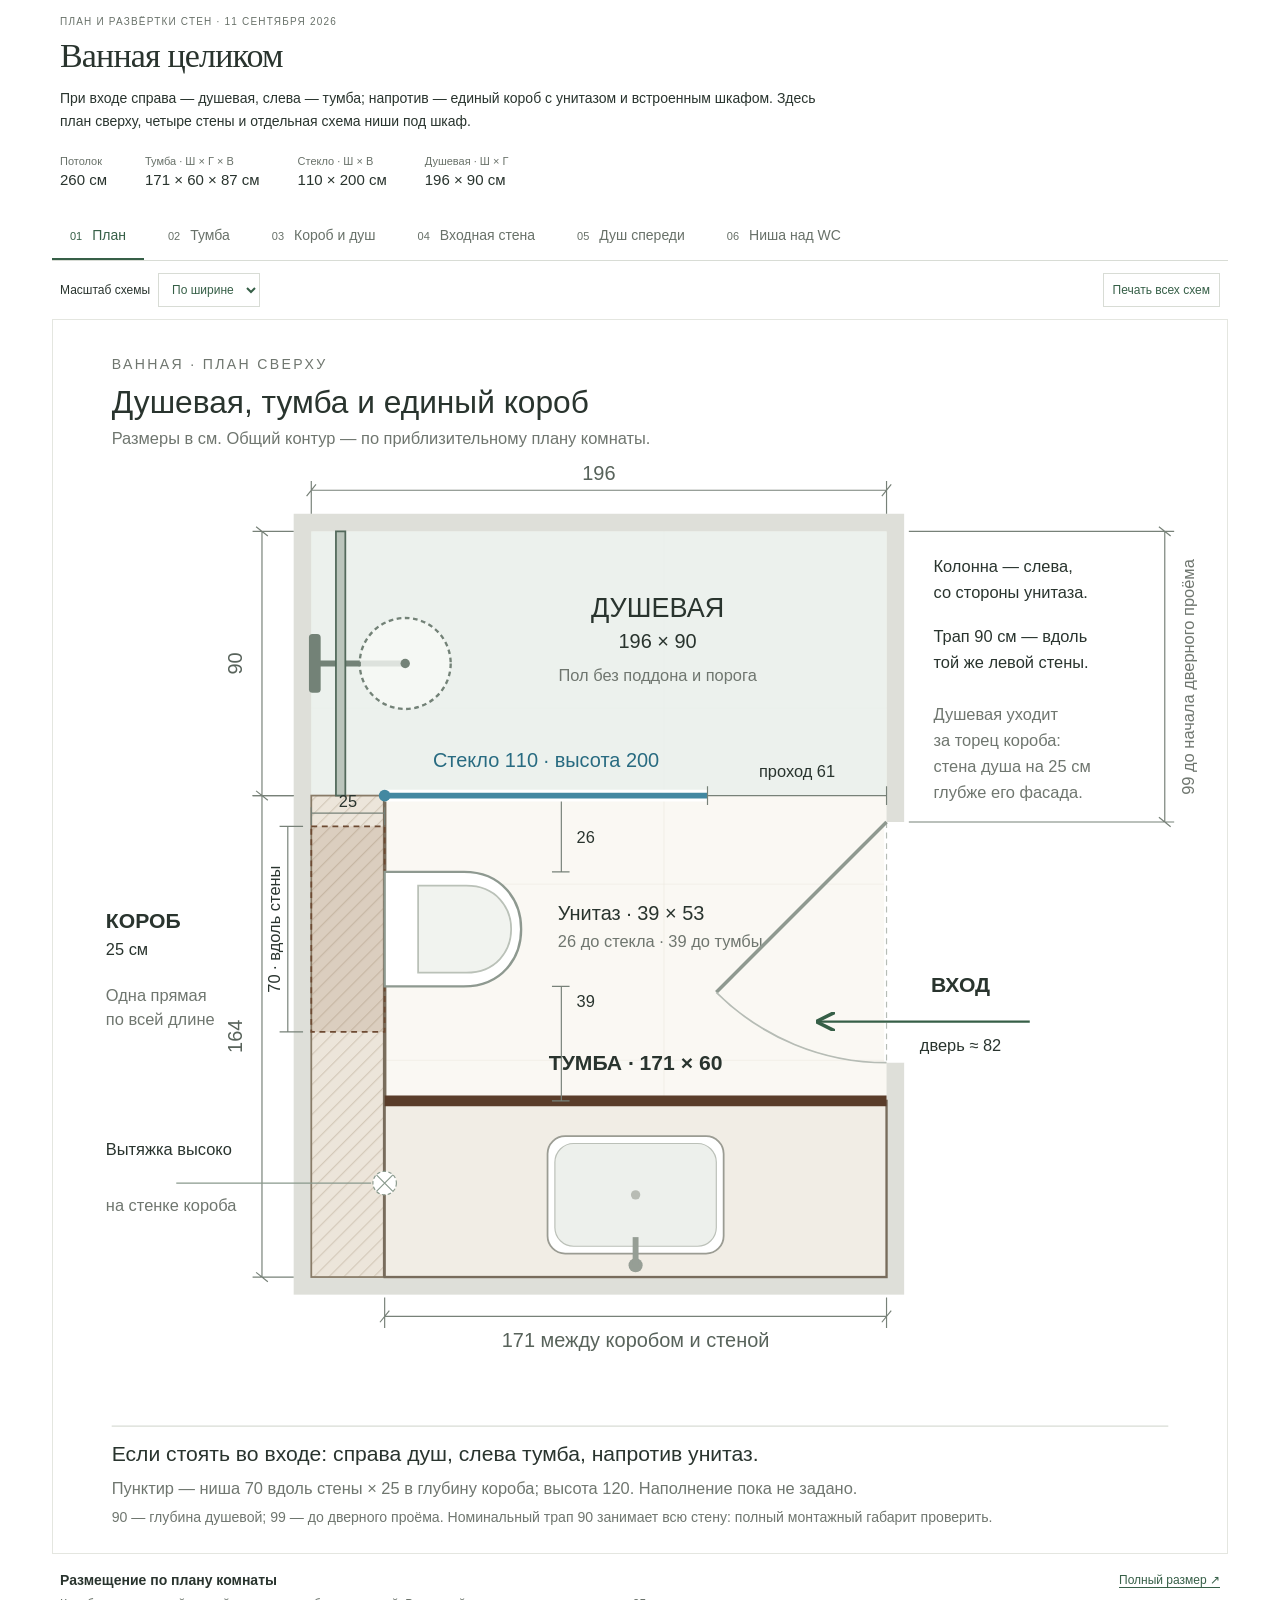
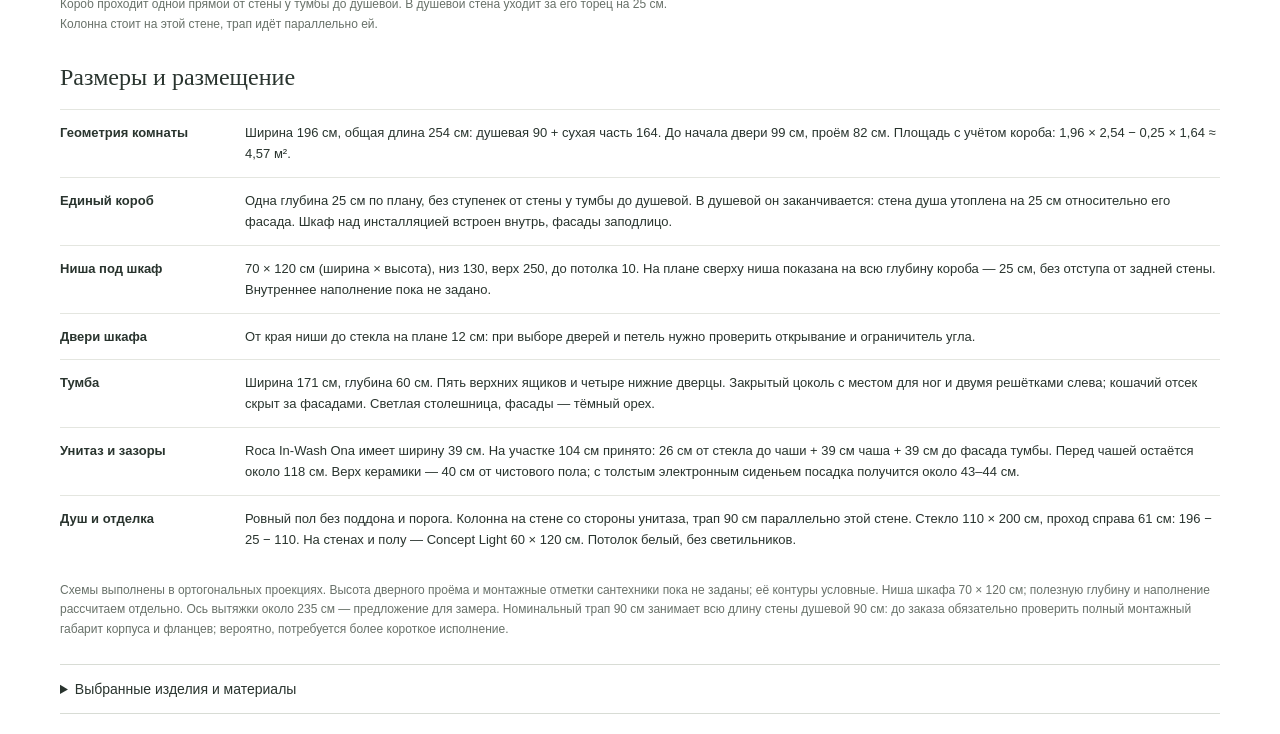
<file: bathroom-room.html>
<!doctype html>
<html lang="ru">
<head>
  <meta charset="utf-8">
  <meta name="viewport" content="width=device-width, initial-scale=1">
  <meta name="color-scheme" content="light">
  <meta name="description" content="План ванной сверху и развёртки четырёх стен с размерами: душевая, тумба, единый короб и встроенный шкаф.">
  <title>Ванная целиком — Мебель для дома</title>
  <link rel="icon" href="data:,">
  <link rel="stylesheet" href="assets/bathroom-room.css">
  <script src="assets/bathroom-room.js" defer></script>
  <script src="assets/preview.js" defer></script>
</head>
<body>
  <main class="room-album">
    <header class="room-heading">
      <p class="eyebrow">План и развёртки стен · 11 сентября 2026</p>
      <h1>Ванная целиком</h1>
      <p class="intro">При входе справа — душевая, слева — тумба; напротив — единый короб с унитазом и встроенным шкафом. Здесь план сверху, четыре стены и отдельная схема ниши под шкаф.</p>
      <ul class="measurements" aria-label="Основные размеры">
        <li><span>Потолок</span><strong>260 см</strong></li>
        <li><span>Тумба · Ш × Г × В</span><strong>171 × 60 × 87 см</strong></li>
        <li><span>Стекло · Ш × В</span><strong>110 × 200 см</strong></li>
        <li><span>Душевая · Ш × Г</span><strong>196 × 90 см</strong></li>
      </ul>
    </header>

    <div class="view-picker" role="group" aria-label="Выберите схему" hidden>
      <button type="button" aria-pressed="true" aria-controls="view-plan" data-view="plan">01 <span>План</span></button>
      <button type="button" aria-pressed="false" aria-controls="view-vanity" data-view="vanity">02 <span>Тумба</span></button>
      <button type="button" aria-pressed="false" aria-controls="view-boxing" data-view="boxing">03 <span>Короб и душ</span></button>
      <button type="button" aria-pressed="false" aria-controls="view-entrance" data-view="entrance">04 <span>Входная стена</span></button>
      <button type="button" aria-pressed="false" aria-controls="view-shower" data-view="shower">05 <span>Душ спереди</span></button>
      <button type="button" aria-pressed="false" aria-controls="view-cabinet" data-view="cabinet">06 <span>Ниша над WC</span></button>
    </div>
    <div class="drawing-tools" hidden><label for="drawing-zoom">Масштаб схемы</label><select id="drawing-zoom"><option value="1">По ширине</option><option value="1.5">150%</option><option value="2">200%</option><option value="3">300%</option></select><button type="button" id="print-drawings">Печать всех схем</button></div>

    <figure id="view-plan" class="room-view plan-view">
      <div class="drawing-viewport">
        <img src="assets/bathroom-room/plan.svg" width="1000" height="1050" fetchpriority="high" alt="План сверху. Комната 196 на 254 сантиметра. Душевая глубиной 90 сверху, тумба шириной 171 снизу, вход справа. Прямой короб слева заканчивается перед душевой. Колонна и параллельный ей трап на левой стене душа. Стекло шириной 110 и высотой 200 сантиметров, справа проход 61 сантиметр.">
      </div>
      <figcaption><div><strong>Размещение по плану комнаты</strong><p>Короб проходит одной прямой от стены у тумбы до душевой. В душевой стена уходит за его торец на 25 см. Колонна стоит на этой стене, трап идёт параллельно ей.</p></div><a href="assets/bathroom-room/plan.svg" target="_blank" rel="noopener">Полный размер ↗</a></figcaption>
    </figure>

    <figure id="view-vanity" class="room-view">
      <div class="drawing-viewport"><img src="assets/bathroom-room/wall-vanity.svg" width="1000" height="1060" loading="lazy" alt="Развёртка стены с тумбой: ширина 171, столешница на высоте 87, зеркало диаметром 100 и два бра с центрами на высоте 165. Боковая стенка короба справа."></div>
      <figcaption><div><strong>Стена с тумбой</strong><p>Смотрим от душевой. Тумба между стенами, короб справа. Размеры её ящиков и внутренних ниш также сохранены в <a href="bathroom-preview.html">отдельном проекте тумбы</a>.</p></div><a href="assets/bathroom-room/wall-vanity.svg" target="_blank" rel="noopener">Полный размер ↗</a></figcaption>
    </figure>

    <figure id="view-boxing" class="room-view">
      <div class="drawing-viewport"><img src="assets/bathroom-room/wall-boxing.svg" width="1000" height="1060" loading="lazy" alt="Развёртка стены напротив входа: тумба слева, унитаз со встроенным шкафом в середине, колонна и трап справа в душевой. Короб одной глубины 25, длина 164, душевая 90."></div>
      <figcaption><div><strong>Короб, шкаф и душевая колонна</strong><p>Смотрим от входа: слева тумба, справа душ. Короб заканчивается у душевой. Ниша шкафа предложена над инсталляцией, вытяжка — на стенке короба у тумбы.</p></div><a href="assets/bathroom-room/wall-boxing.svg" target="_blank" rel="noopener">Полный размер ↗</a></figcaption>
    </figure>

    <figure id="view-entrance" class="room-view">
      <div class="drawing-viewport"><img src="assets/bathroom-room/wall-entrance.svg" width="1000" height="1060" loading="lazy" alt="Развёртка стены с дверью: от дальней стены до проёма 99, дверь шириной 82, до стены с тумбой 73. Глубина тумбы 60, остаток до проёма 13."></div>
      <figcaption><div><strong>Входная стена</strong><p>Смотрим от короба к двери. 99 см относятся к началу проёма. Душевая глубиной 90 см заканчивается на 9 см раньше. Высота двери пока не задана.</p></div><a href="assets/bathroom-room/wall-entrance.svg" target="_blank" rel="noopener">Полный размер ↗</a></figcaption>
    </figure>

    <figure id="view-shower" class="room-view">
      <div class="drawing-viewport"><img src="assets/bathroom-room/wall-shower.svg" width="1000" height="1060" loading="lazy" alt="Фронтальная схема душевой: слева торец короба 25, далее стекло шириной 110 и высотой 200, справа открытый проход 61. До потолка над стеклом 60."></div>
      <figcaption><div><strong>Душевая спереди</strong><p>Смотрим от тумбы. Показаны стекло и торец короба; колонна находится на левой боковой стене, её размещение видно на развёртке «Короб и душ».</p></div><a href="assets/bathroom-room/wall-shower.svg" target="_blank" rel="noopener">Полный размер ↗</a></figcaption>
    </figure>

    <figure id="view-cabinet" class="room-view">
      <div class="drawing-viewport"><img src="assets/bathroom-room/cabinet.svg" width="1000" height="1060" loading="lazy" alt="Ниша под шкаф над унитазом: ширина 70, высота 120, от пола 130 до 250, до потолка 10. Глубина короба 25. Наполнение пока не задано."></div>
      <figcaption><div><strong>Ниша под шкаф над инсталляцией</strong><p>Сохраняется размер 70 × 120 см. На плане сверху показана вся глубина короба — 25 см. Полки, внутренние размеры и вместимость будут рассчитаны позже.</p></div><a href="assets/bathroom-room/cabinet.svg" target="_blank" rel="noopener">Полный размер ↗</a></figcaption>
    </figure>

    <section class="design-notes" aria-labelledby="decisions-title">
      <h2 id="decisions-title">Размеры и размещение</h2>
      <dl>
        <div><dt>Геометрия комнаты</dt><dd>Ширина 196 см, общая длина 254 см: душевая 90 + сухая часть 164. До начала двери 99 см, проём 82 см. Площадь с учётом короба: 1,96 × 2,54 − 0,25 × 1,64 ≈ 4,57 м².</dd></div>
        <div><dt>Единый короб</dt><dd>Одна глубина 25 см по плану, без ступенек от стены у тумбы до душевой. В душевой он заканчивается: стена душа утоплена на 25 см относительно его фасада. Шкаф над инсталляцией встроен внутрь, фасады заподлицо.</dd></div>
        <div><dt>Ниша под шкаф</dt><dd>70 × 120 см (ширина × высота), низ 130, верх 250, до потолка 10. На плане сверху ниша показана на всю глубину короба — 25 см, без отступа от задней стены. Внутреннее наполнение пока не задано.</dd></div>
        <div><dt>Двери шкафа</dt><dd>От края ниши до стекла на плане 12 см: при выборе дверей и петель нужно проверить открывание и ограничитель угла.</dd></div>
        <div><dt>Тумба</dt><dd>Ширина 171 см, глубина 60 см. Пять верхних ящиков и четыре нижние дверцы. Закрытый цоколь с местом для ног и двумя решётками слева; кошачий отсек скрыт за фасадами. Светлая столешница, фасады — тёмный орех.</dd></div>
        <div><dt>Унитаз и зазоры</dt><dd>Roca In-Wash Ona имеет ширину 39 см. На участке 104 см принято: 26 см от стекла до чаши + 39 см чаша + 39 см до фасада тумбы. Перед чашей остаётся около 118 см. Верх керамики — 40 см от чистового пола; с толстым электронным сиденьем посадка получится около 43–44 см.</dd></div>
        <div><dt>Душ и отделка</dt><dd>Ровный пол без поддона и порога. Колонна на стене со стороны унитаза, трап 90 см параллельно этой стене. Стекло 110 × 200 см, проход справа 61 см: 196 − 25 − 110. На стенах и полу — Concept Light 60 × 120 см. Потолок белый, без светильников.</dd></div>
      </dl>
      <p class="render-note">Схемы выполнены в ортогональных проекциях. Высота дверного проёма и монтажные отметки сантехники пока не заданы; её контуры условные. Ниша шкафа 70 × 120 см; полезную глубину и наполнение рассчитаем отдельно. Ось вытяжки около 235 см — предложение для замера. Номинальный трап 90 см занимает всю длину стены душевой 90 см: до заказа обязательно проверить полный монтажный габарит корпуса и фланцев; вероятно, потребуется более короткое исполнение.</p>
    </section>

    <details class="specification">
      <summary>Выбранные изделия и материалы</summary>
      <dl>
        <div><dt>Унитаз и инсталляция</dt><dd><a href="https://www.roca.bg/produkti/inwash-portselanova-smart-okachena-toaletna-chinija-803150..1" target="_blank" rel="noopener">Roca In-Wash Ona A803150S01</a>, Duplo S Smart A8900A8020. Кнопка PS2 A890223307, белая матовая.</dd></div>
        <div><dt>Душевая система</dt><dd>GROHE Euphoria System 310, 26075DC0 — выбранная пользователем модель.</dd></div>
        <div><dt>Раковина и смеситель</dt><dd><a href="https://www.roca.bg/produkti/umivalnik-za-vgrazhdane-pod-plot-3270YF..0?sku=A3270YF000" target="_blank" rel="noopener">Roca The Gap 60 A3270YF000</a>, под столешницу; GROHE Essence S 24172DC1, за чашей.</dd></div>
        <div><dt>Стекло</dt><dd>Обычное прозрачное, ширина 110 см, высота 200 см по последнему уточнению пользователя. Начинается у торца короба, вход справа; чистая ширина входа 61 см до проверки профилей и креплений.</dd></div>
        <div><dt>Линейный трап</dt><dd><a href="https://rosco.bg/product/lineen-sifon-za-vgrajdane-na-plochka-tece-linus-tile/" target="_blank" rel="noopener">TECE Linus Tile</a>, 90 см, под плитку.</dd></div>
        <div><dt>Зеркало</dt><dd><a href="https://mexen.bg/25726-mexen-loft-krglo-ogledalo-za-bana-100-sm-ramka-inoks-9850-100-100-000-10-5905315069429.html" target="_blank" rel="noopener">Mexen Loft Ø100 см</a>, тонкая рамка inox, без подсветки.</dd></div>
        <div><dt>Бра</dt><dd><a href="https://kavehome.com/en/en/p/bamila-wall-lamp-in-smoked-glass-and-black-metal-o15cm" target="_blank" rel="noopener">Kave Home Bamila Ø15 см</a>, стекло и чёрное основание, по обе стороны зеркала.</dd></div>
        <div><dt>Вытяжка</dt><dd><a href="https://praktiker.bg/bg/Ventilatori-za-banya/VENTILATOR-ZA-BANYa-PAX-NORTE/p/464400" target="_blank" rel="noopener">PAX Norte</a>, на боковой стенке короба у тумбы.</dd></div>
        <div><dt>Плитка</dt><dd><a href="https://tedceramica.bg/product/60120-kalibrovan-granitogres-prissmacer-gv-lab-concept-light-144m2" target="_blank" rel="noopener">Prissmacer GV Lab Concept Light 60 × 120 см</a>, матовая светлая фактура. Рисунок и раскладка показаны приблизительно.</dd></div>
      </dl>
    </details>
  </main>
</body>
</html>
</file>
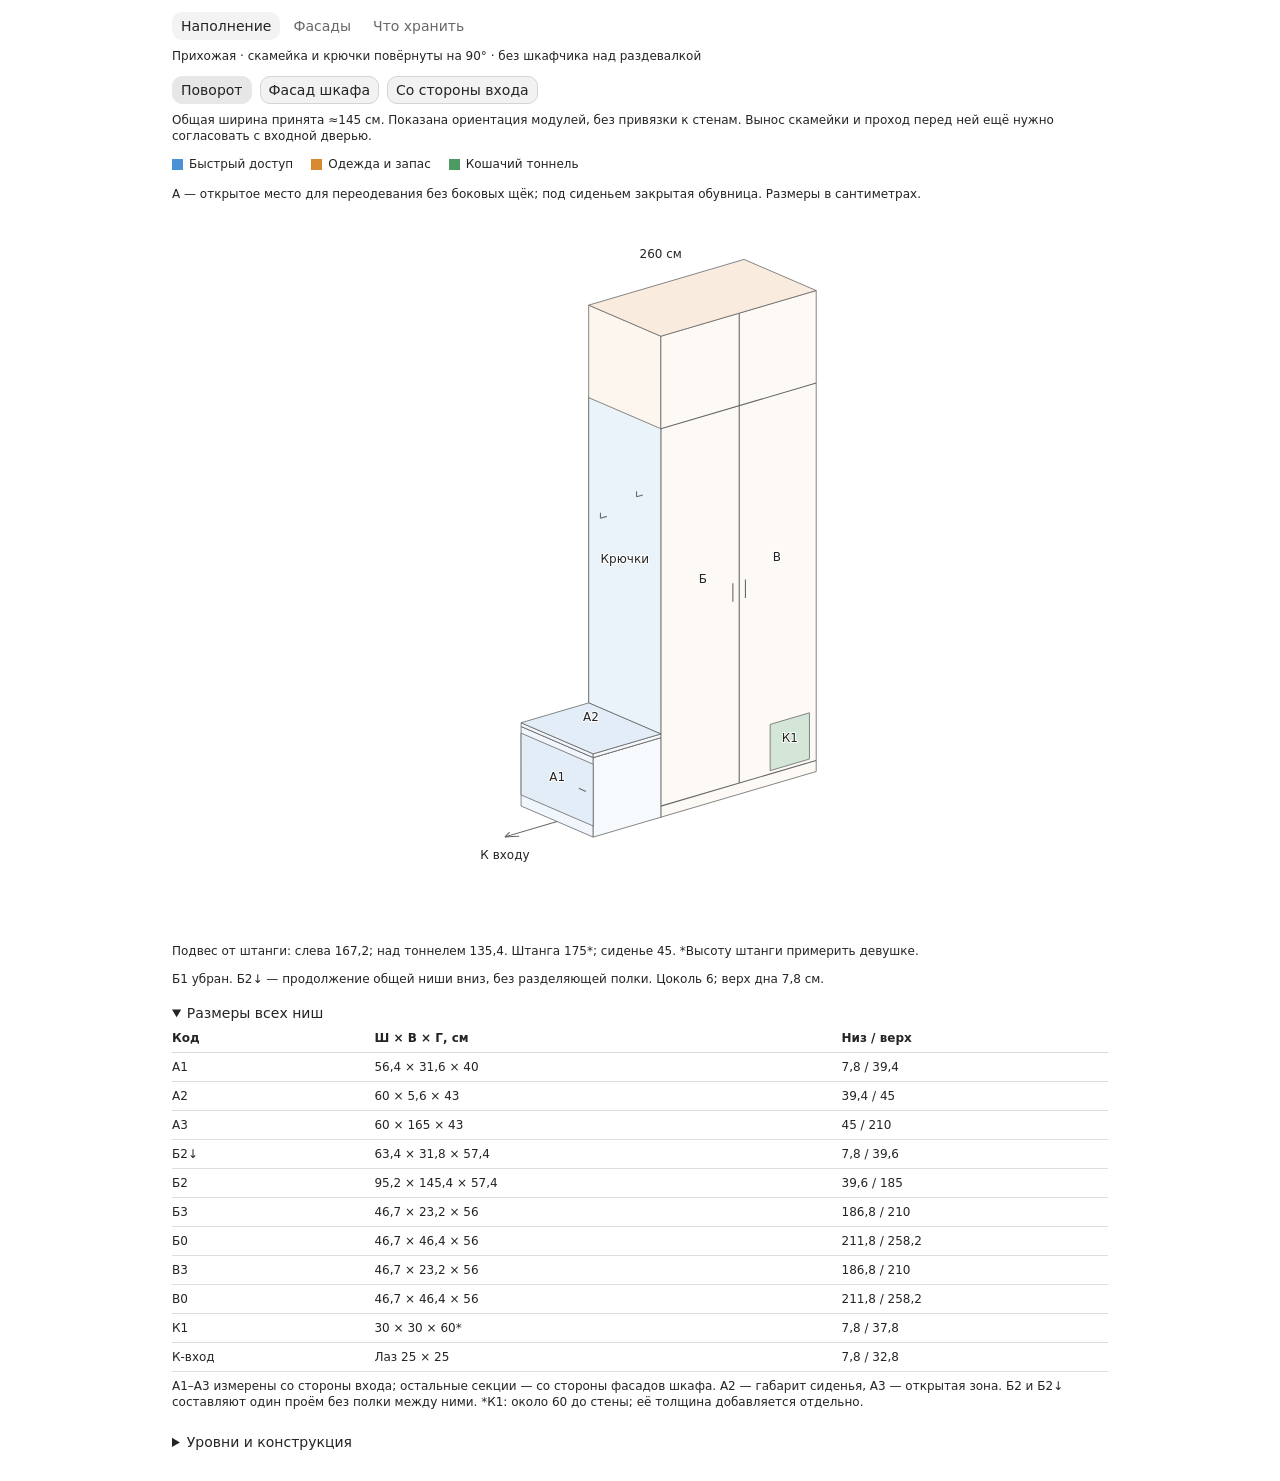
<file: hallway-preview.html>
<!doctype html>
<html lang="ru" data-furniture-preview>
<head>
<meta charset="utf-8">
<meta name="viewport" content="width=device-width, initial-scale=1">
<meta name="referrer" content="no-referrer">
<meta http-equiv="Content-Security-Policy" content="default-src 'none'; script-src 'unsafe-inline' 'unsafe-eval' 'wasm-unsafe-eval' blob: data: https://cdnjs.cloudflare.com https://cdn.jsdelivr.net https://esm.sh https://fonts.bunny.net https://fonts.googleapis.com https://fonts.gstatic.com https://unpkg.com; style-src 'unsafe-inline' blob: data: https://cdnjs.cloudflare.com https://cdn.jsdelivr.net https://esm.sh https://fonts.bunny.net https://fonts.googleapis.com https://fonts.gstatic.com https://unpkg.com; img-src blob: data: https://cdnjs.cloudflare.com https://cdn.jsdelivr.net https://esm.sh https://fonts.bunny.net https://fonts.googleapis.com https://fonts.gstatic.com https://unpkg.com; font-src blob: data: https://cdnjs.cloudflare.com https://cdn.jsdelivr.net https://esm.sh https://fonts.bunny.net https://fonts.googleapis.com https://fonts.gstatic.com https://unpkg.com; media-src blob: data: https://cdnjs.cloudflare.com https://cdn.jsdelivr.net https://esm.sh https://fonts.bunny.net https://fonts.googleapis.com https://fonts.gstatic.com https://unpkg.com; worker-src blob:; connect-src blob: data:; frame-src 'none'; object-src 'none'; base-uri 'none'; form-action 'none'">
<title>Шкаф в прихожей — Мебель для дома</title>
<style>:root {
  color-scheme: light dark;
  background-color: var(
    --background,
    var(--color-background-primary, light-dark(rgb(255 255 255), rgb(24 24 24)))
  ) !important;

  /* Agent-facing contract; keep in sync with SKILL.md. */
  --background: var(
    --color-background-primary,
    light-dark(rgb(255 255 255), rgb(24 24 24))
  );
  --foreground: var(
    --color-text-primary,
    light-dark(rgb(26 28 31), rgb(255 255 255))
  );
  --card: color-mix(in oklab, var(--foreground) 5%, var(--background));
  --card-foreground: var(
    --color-text-primary,
    light-dark(rgb(26 28 31), rgb(255 255 255))
  );
  --popover: var(
    --color-background-secondary,
    light-dark(rgb(255 255 255), rgb(45 45 45))
  );
  --popover-foreground: var(
    --color-text-primary,
    light-dark(rgb(26 28 31), rgb(255 255 255))
  );
  --primary: var(
    --color-text-info,
    light-dark(rgb(51 156 255), rgb(131 195 255))
  );
  --primary-foreground: var(
    --color-text-inverse,
    light-dark(rgb(255 255 255), rgb(13 13 13))
  );
  --secondary: var(
    --color-background-secondary,
    light-dark(rgb(255 255 255 / 96%), rgb(54 54 54 / 96%))
  );
  --secondary-foreground: var(
    --color-text-primary,
    light-dark(rgb(26 28 31), rgb(255 255 255))
  );
  --muted: color-mix(in srgb, var(--foreground) 10%, transparent);
  --muted-foreground: var(
    --color-text-secondary,
    light-dark(rgb(26 28 31 / 49.4%), rgb(255 255 255 / 49.8%))
  );
  --accent: var(
    --color-background-info,
    light-dark(rgb(229 242 255), rgb(13 39 63))
  );
  --accent-foreground: var(
    --color-text-info,
    light-dark(rgb(51 156 255), rgb(131 195 255))
  );
  --destructive: var(
    --color-text-warning,
    light-dark(rgb(226 85 7), rgb(255 133 73))
  );
  --border: var(
    --color-border-secondary,
    light-dark(rgb(26 28 31 / 8%), rgb(255 255 255 / 8.2%))
  );
  --input: var(
    --color-border-primary,
    light-dark(
      rgb(26 28 31 / 11.8%),
      color-mix(in oklab, rgb(0 0 0) 10%, transparent)
    )
  );
  --ring: var(
    --color-ring-primary,
    light-dark(rgb(51 156 255), rgb(131 195 255 / 76%))
  );
  --font-size-base: var(--font-text-md-size, 14px);
  --blue: light-dark(rgb(51 156 255), rgb(51 156 255));
  --orange: light-dark(rgb(226 85 7), rgb(251 106 34));
  --green: light-dark(rgb(0 162 64), rgb(64 201 119));
  --red: light-dark(rgb(224 46 42), rgb(255 103 100));
  --purple: light-dark(rgb(146 79 247), rgb(173 123 249));
  --yellow: light-dark(rgb(255 195 0), rgb(255 210 64));
  --viz-series-1: var(--primary);
  --viz-series-2: light-dark(rgb(243 136 59), rgb(245 154 86));
  --viz-series-3: light-dark(rgb(93 201 119), rgb(116 213 139));
  --viz-series-4: light-dark(rgb(235 119 177), rgb(240 143 192));
  --viz-series-5: light-dark(rgb(155 121 236), rgb(170 145 239));
  --viz-series-6: light-dark(rgb(58 185 177), rgb(90 203 194));

  /* Internal implementation variables; not part of the agent contract. */
  --font-sans: -apple-system, system-ui, "Segoe UI", sans-serif;
  --font-mono:
    ui-monospace, SFMono-Regular, "SF Mono", Menlo, Consolas, "Liberation Mono",
    monospace;
  --font-size-normal: max(11px, var(--font-size-base));
  --font-size-tooltip: calc(var(--font-size-base) - 1px);
  --font-size-small: max(11px, calc(var(--font-size-base) - 2px));
  --font-size-h1: calc(var(--font-size-normal) * 1.7142857143);
  --font-size-h2: calc(var(--font-size-normal) * 1.4285714286);
  --font-size-h3: calc(var(--font-size-normal) * 1.2857142857);
  --font-weight-normal: 430;
  --font-weight-medium: 500;
  --icon-size: 16px;
  --line-height-normal: calc(var(--font-size-normal) * 1.5);
  --line-height-tooltip: calc(var(--font-size-tooltip) * 1.4285714286);
  --line-height-small: calc(var(--font-size-small) + 4px);
  --corner-shape: round;
  --radius: var(--border-radius-lg, 10px);
  --radius-sm: calc(var(--radius) * 0.6);
  --radius-md: calc(var(--radius) * 0.8);
  --radius-lg: var(--radius);
  --radius-2xl: calc(var(--radius) * 1.6);
  --radius-full: 9999px;
  --shadow-sm: 0 1px 2px -1px rgb(0 0 0 / 8%);
  --checkmark-image: url("data:image/svg+xml,%3Csvg xmlns='http://www.w3.org/2000/svg' viewBox='0 0 17 17'%3E%3Cpath d='M12.8961 3.64101C13.1297 3.41418 13.4984 3.37523 13.7779 3.56581C14.0571 3.75635 14.1554 4.11331 14.0299 4.41347L13.9615 4.53847L7.71151 13.7045C7.59411 13.8767 7.4063 13.9877 7.19881 14.0072C6.99136 14.0267 6.78564 13.9533 6.63826 13.806L2.88826 10.056L2.79842 9.9457C2.6192 9.67407 2.64927 9.30496 2.88826 9.06581C3.12738 8.82669 3.49647 8.79676 3.76815 8.97597L3.8785 9.06581L7.03084 12.2182L12.8053 3.74941L12.8961 3.64101Z'/%3E%3C/svg%3E");

  /* Legacy aliases; not part of the current agent contract. */
  --viz-bg: transparent;
  --viz-panel: var(--card);
  --viz-border: var(--border);
  --viz-text: var(--foreground);
  --viz-muted: var(--muted-foreground);
  --viz-accent: var(--primary);
  --viz-accent-text: var(--primary-foreground);
  --viz-accent-bg: var(--accent);
  --viz-font-size: var(--font-size-base);
  --viz-warning: var(--destructive);
}

:root[data-theme="light"] {
  color-scheme: light;
}

:root[data-theme="dark"] {
  color-scheme: dark;
}

* {
  box-sizing: border-box;
}

html > body {
  /* Preserve MCP aliases for older inline renderers without creating :root cycles. */
  --color-background-primary: var(
    --background,
    light-dark(rgb(255 255 255), rgb(24 24 24))
  );
  --color-text-primary: var(
    --foreground,
    light-dark(rgb(26 28 31), rgb(255 255 255))
  );
  --color-border-secondary: var(
    --border,
    light-dark(rgb(26 28 31 / 8%), rgb(255 255 255 / 8.2%))
  );

  margin: 0;
  padding: var(--visualize-paint-gutter, 0px);
  color: var(--foreground);
  background: transparent !important;
  font-family: var(--font-sans) !important;
  font-size: var(--font-size-normal);
  font-weight: var(--font-weight-normal);
  line-height: var(--line-height-normal);
}

a {
  color: color-mix(in srgb, var(--viz-accent) 80%, var(--viz-text) 20%);
  cursor: pointer;
  font-weight: var(--font-weight-medium, 500);
  text-decoration: none;
  text-underline-offset: 2px;
}

a:is(:hover, :focus-visible) {
  text-decoration-line: underline;
  text-decoration-style: dashed;
  text-decoration-thickness: 0.5px;
}

h1,
h2,
h3,
h4,
h5,
h6,
p {
  margin-block: 0;
}

h1 {
  font-size: var(--font-size-h1);
  font-weight: var(--font-weight-medium);
  line-height: 1.25;
}

h2 {
  font-size: var(--font-size-h2);
  font-weight: var(--font-weight-medium);
  line-height: 1.25;
}

h3,
h4,
h5,
h6 {
  font-size: var(--font-size-h3);
  font-weight: var(--font-weight-medium);
  line-height: 1.3;
}

b,
strong,
th {
  font-weight: var(--font-weight-medium);
}

code:not(pre code) {
  display: inline;
  padding: 1px 6px;
  border-radius: var(--radius-sm);
  corner-shape: var(--corner-shape);
  background: var(--muted);
  font-family: var(--font-mono);
  font-size: 0.92em;
  overflow-wrap: anywhere;
  -webkit-box-decoration-break: clone;
  box-decoration-break: clone;
  word-break: break-word;
}

.table-responsive {
  width: 100%;
  overflow-x: auto;
  scrollbar-width: thin;
}

.table {
  width: 100%;
  border-collapse: collapse;
  color: var(--foreground);
  font: inherit;
  text-align: start;
}

.table :is(th, td) {
  padding-block: 10px;
  padding-inline: 0 24px;
  overflow-wrap: anywhere;
  border-bottom: 1px solid var(--border);
  text-align: start;
  vertical-align: top;
}

.table-responsive > .table :is(th, td) {
  overflow-wrap: break-word;
}

.table :is(th, td):last-child {
  padding-inline-end: 0;
}

.table :is(caption, thead th) {
  font-weight: 600;
}

.table thead th {
  padding-block: 8px;
  border-bottom-color: color-mix(in srgb, var(--foreground) 16%, transparent);
}

.table tbody tr:last-child :is(th, td) {
  border-bottom: 0;
}

.table.table-sm :is(th, td) {
  padding-block: 6px;
}

.table.table-sm :is(th, td):not(:last-child) {
  padding-inline-end: 16px;
}

.table :is(.text-end, [align="right"]) {
  text-align: end;
  font-variant-numeric: tabular-nums;
}

.table :is(.text-center, [align="center"]) {
  text-align: center;
}

.table .text-nowrap {
  white-space: nowrap;
}

#widget {
  display: flex;
  flex-direction: column;
  gap: 12px;
  width: 100%;
  padding: 0;
  background: transparent !important;
}

.card {
  min-width: 0;
  padding: 12px;
  overflow: hidden;
  overflow-wrap: break-word;
  border-radius: var(--radius-2xl);
  corner-shape: var(--corner-shape);
  color: var(--card-foreground);
  background: var(--card);
}

#widget > :not(.card, .progress) {
  width: 100% !important;
  max-width: none !important;
  margin: 0 !important;
  padding: 0 !important;
  border: 0 !important;
  border-radius: 0 !important;
  background: transparent !important;
  box-shadow: none !important;
}

.tooltip {
  position: fixed;
  z-index: 50;
  top: 0;
  left: 0;
  width: max-content;
  max-width: min(
    20rem,
    var(--tooltip-available-width, calc(100vw - 10px)),
    calc(100vw - 10px)
  );
  max-height: min(
    var(--tooltip-available-height, calc(100vh - 10px)),
    calc(100vh - 10px)
  );
  padding: 4px 8px;
  border: 1px solid var(--border);
  border-radius: var(--radius-lg);
  corner-shape: var(--corner-shape);
  color: var(--popover-foreground);
  background: var(--popover);
  box-shadow: none;
  font-size: var(--font-size-tooltip);
  line-height: var(--line-height-tooltip);
  overflow-wrap: break-word;
  white-space: normal;
  pointer-events: none;
  user-select: none;
}

.viz-grid {
  display: grid;
  grid-template-columns: repeat(auto-fit, minmax(max(180px, 24%), 1fr));
  gap: 10px;
}

.viz-stat {
  display: flex;
  flex-direction: column;
  gap: 2px;
}

.viz-stat-value {
  font-size: var(--font-size-h2);
  font-weight: var(--font-weight-medium);
  line-height: 1.25;
}

.viz-row {
  display: flex;
  flex-wrap: wrap;
  align-items: center;
  gap: 10px;
}

hr {
  width: 100%;
  height: 1px;
  margin-block: 6px;
  border: 0;
  background: var(--border);
}

.nav {
  display: flex;
  min-width: 0;
  align-items: center;
  gap: 4px;
}

.progress {
  display: flex;
  height: 8px;
  margin-block: calc((var(--line-height-normal, 1.5em) - 8px) / 2);
  overflow: hidden;
  border: 0;
  border-radius: var(--radius-full);
  background: var(--muted);
}

.progress-bar:only-child {
  border-radius: var(--radius-full);
}

.progress-bar {
  height: 100%;
  flex-shrink: 0;
  border: 0;
  background: var(--viz-series-1);
}

.viz-badge {
  padding: 3px 8px;
  border-radius: var(--radius-full);
  color: var(--accent-foreground);
  background: var(--accent);
  font-weight: var(--font-weight-medium);
}

small,
.text-small,
.viz-badge {
  font-size: var(--font-size-small);
  line-height: var(--line-height-small);
}

.text-muted {
  color: var(--muted-foreground);
}

.tabular-nums {
  font-variant-numeric: tabular-nums;
}

.sr-only {
  position: absolute;
  width: 1px;
  height: 1px;
  padding: 0;
  overflow: hidden;
  clip: rect(0, 0, 0, 0);
  white-space: nowrap;
  border: 0;
}

.viz-controls {
  display: flex;
  flex-wrap: wrap;
  align-items: center;
  gap: 8px;
}

.viz-controls > .form-label {
  display: grid;
  min-width: min(100%, 260px);
  flex: 1 1 280px;
  grid-template-columns: minmax(0, 1fr) auto;
  align-items: baseline;
  gap: 2px 12px;
  margin-bottom: 0;
}

.viz-controls > .form-label > :is(.form-control, .form-range, .form-select) {
  grid-column: 1 / -1;
}

.btn,
.nav-link,
.form-check-input,
.form-control,
.form-range,
.form-select {
  font: inherit;
}

.btn,
.nav-link {
  appearance: button;
  display: inline-flex;
  inline-size: fit-content;
  max-inline-size: 100%;
  min-height: 28px;
  align-items: center;
  justify-content: center;
  gap: 4px;
  margin: 0;
  padding: 0 8px;
  -webkit-app-region: no-drag;
  border: 1px solid var(--input);
  border-radius: var(--radius-lg);
  corner-shape: var(--corner-shape);
  color: var(--secondary-foreground);
  background: var(--secondary);
  cursor: var(--cursor-interaction, pointer);
  text-align: center;
  text-decoration: none;
  white-space: nowrap;
  user-select: none;
  -webkit-font-smoothing: antialiased;
}

.btn:is(.btn-block, .viz-tile) {
  inline-size: 100%;
}

.btn.viz-tile {
  min-width: 0;
  overflow-wrap: anywhere;
  white-space: normal;
}

a.btn {
  cursor: pointer;
  text-decoration: none;
}

.btn:not(:disabled):hover,
.nav-link:not(:disabled):not([aria-disabled="true"]):hover {
  background: color-mix(in srgb, var(--foreground) 6%, var(--secondary));
}

.btn-primary {
  border-color: transparent;
  color: var(--primary-foreground);
  background: var(--foreground);
  background-clip: padding-box;
}

.btn-primary .text-muted {
  color: color-mix(in srgb, var(--primary-foreground) 50%, transparent);
}

.btn-primary:not(:disabled):hover {
  background: color-mix(in srgb, var(--foreground) 80%, transparent);
  background-clip: padding-box;
}

.btn-ghost {
  border-color: transparent;
  color: var(--muted-foreground);
  background: transparent;
}

.btn-ghost:not(:disabled):hover {
  color: var(--foreground);
  background: color-mix(in srgb, var(--foreground) 6%, var(--secondary));
}

.nav-pills .nav-link {
  min-width: 0;
  border-color: transparent;
  color: var(--muted-foreground);
  background: transparent;
}

.nav-justified .nav-link {
  flex: 1 1 0;
  overflow-wrap: anywhere;
  white-space: normal;
}

.nav-pills .nav-link.active {
  color: var(--foreground);
  background: var(--muted);
}

.btn:disabled,
.nav-link:disabled,
.nav-link[aria-disabled="true"] {
  cursor: not-allowed;
  opacity: 0.4;
}

[data-lucide] {
  stroke-width: 1.6;
}

.form-label {
  display: block;
  margin-bottom: 6px;
  color: var(--foreground);
}

.form-control {
  display: block;
  width: 100%;
  min-height: 28px;
  padding: 0 8px;
  outline: none;
  border: 1px solid var(--input);
  border-radius: var(--radius-lg);
  corner-shape: var(--corner-shape);
  color: var(--foreground);
  background: var(--secondary);
}

.form-control::placeholder {
  color: var(--muted-foreground);
}

.form-control[type="file"] {
  padding: 0;
  overflow: hidden;
  cursor: var(--cursor-interaction, pointer);
}

.form-control[type="file"]::file-selector-button {
  min-height: 26px;
  margin-right: 8px;
  padding: 0 8px;
  border: 0;
  border-right: 1px solid var(--input);
  color: var(--secondary-foreground);
  background: var(--secondary);
  cursor: inherit;
  font: inherit;
}

.form-control[type="file"]:not(:disabled):hover::file-selector-button {
  background: color-mix(in srgb, var(--foreground) 6%, var(--secondary));
}

.form-control-color[type="color"] {
  width: 40px;
  height: 28px;
  padding: 3px;
  cursor: var(--cursor-interaction, pointer);
}

.form-control-color[type="color"]::-webkit-color-swatch-wrapper {
  padding: 0;
}

.form-control-color[type="color"]::-webkit-color-swatch {
  border: 0;
  border-radius: calc(var(--radius-lg) - 4px);
  corner-shape: var(--corner-shape);
}

textarea.form-control {
  height: auto;
  min-height: 72px;
  padding: 8px 10px;
  resize: vertical;
}

.form-control:focus-visible {
  border-color: var(--ring);
  box-shadow: inset 0 0 0 1px var(--ring);
}

.form-control:disabled,
.form-select:disabled {
  cursor: not-allowed;
  opacity: 0.4;
}

.form-select {
  appearance: none;
  display: block;
  width: 100%;
  min-height: 28px;
  margin: 0;
  padding: 0 32px 0 8px;
  outline: none;
  border: 1px solid var(--input);
  border-radius: var(--radius-lg);
  corner-shape: var(--corner-shape);
  color: var(--foreground);
  background-color: var(--secondary);
  background-image:
    linear-gradient(45deg, transparent 50%, var(--muted-foreground) 50%),
    linear-gradient(135deg, var(--muted-foreground) 50%, transparent 50%);
  background-position:
    calc(100% - 14px) 50%,
    calc(100% - 10px) 50%;
  background-repeat: no-repeat;
  background-size: 4px 4px;
  cursor: var(--cursor-interaction, default);
}

.form-select:not(:disabled):hover {
  background-color: color-mix(in srgb, var(--foreground) 6%, var(--secondary));
}

.form-select:focus-visible {
  border-color: var(--ring);
  box-shadow: inset 0 0 0 1px var(--ring);
}

.form-check {
  display: flex;
  min-height: 20px;
  align-items: center;
  gap: 6px;
}

.form-check-input {
  appearance: none;
  width: 14px;
  height: 14px;
  flex: 0 0 auto;
  margin: 0;
  border: 1px solid var(--input);
  color: var(--primary-foreground);
  background-color: transparent;
  cursor: var(--cursor-interaction, default);
  transition:
    background-color 150ms,
    border-color 150ms,
    box-shadow 150ms;
}

.form-check:not(.form-switch) .form-check-input[type="checkbox"] {
  border-color: var(--input);
  border-radius: var(--radius-sm);
  corner-shape: var(--corner-shape);
  background-color: var(--secondary);
  box-shadow: var(--shadow-sm);
}

.form-check:not(.form-switch)
  .form-check-input:not(:disabled):not(:checked):hover {
  background-color: var(--card);
}

.form-check:not(.form-switch) .form-check-input[type="checkbox"]:checked {
  border-color: var(--primary);
  background-color: var(--primary);
}

.form-check:not(.form-switch)
  .form-check-input[type="checkbox"]:checked::before {
  display: block;
  width: 100%;
  height: 100%;
  background: var(--primary-foreground);
  content: "";
  mask: var(--checkmark-image) center / 12px 12px no-repeat;
}

.form-check-input[type="radio"] {
  width: 14px;
  height: 14px;
  border-radius: var(--radius-full);
}

.form-check-input[type="radio"]:checked {
  border: 2px solid var(--primary);
  background:
    radial-gradient(circle, var(--primary-foreground) 0 2.5px, transparent 3px),
    var(--primary);
}

.form-check:not(.form-switch) .form-check-input:focus-visible {
  outline: 2px solid var(--ring);
  outline-offset: 2px;
}

.form-check:not(.form-switch) .form-check-input:disabled {
  cursor: not-allowed;
  pointer-events: none;
}

.form-check:not(.form-switch) .form-check-input:disabled + .form-check-label {
  cursor: not-allowed;
}

.form-switch .form-check-input:disabled,
.form-switch .form-check-input:disabled + .form-check-label {
  cursor: not-allowed;
  opacity: 0.6;
}

.form-check-label {
  color: var(--foreground);
  cursor: var(--cursor-interaction, default);
}

.form-switch .form-check-input {
  position: relative;
  width: 32px;
  height: 20px;
  border: 0;
  border-radius: var(--radius-full);
  background: var(--muted);
  box-shadow: none;
  transition: background-color 200ms cubic-bezier(0, 0, 0.2, 1);
}

.form-switch .form-check-input::before {
  position: absolute;
  top: 50%;
  left: 0;
  width: 16px;
  height: 16px;
  box-sizing: border-box;
  border: 1px solid light-dark(var(--primary-foreground), var(--foreground));
  border-radius: var(--radius-full);
  background: light-dark(var(--primary-foreground), var(--foreground));
  box-shadow: var(--shadow-sm);
  content: "";
  transform: translate(2px, -50%);
  transition: transform 200ms cubic-bezier(0, 0, 0.2, 1);
}

.form-switch .form-check-input:checked {
  background: var(--primary);
}

.form-switch .form-check-input:checked::before {
  transform: translate(14px, -50%);
}

.form-switch .form-check-input:focus-visible {
  box-shadow: 0 0 0 2px var(--ring);
}

.form-range {
  appearance: none;
  display: block;
  width: 100%;
  height: 28px;
  flex: 1;
  margin: 0;
  padding: 0;
  outline: none;
  border: 0;
  accent-color: var(--primary);
  background: linear-gradient(
      color-mix(in srgb, var(--foreground) 7%, transparent),
      color-mix(in srgb, var(--foreground) 7%, transparent)
    )
    center / 100% 2px no-repeat;
}

.form-range::-webkit-slider-runnable-track {
  height: 28px;
  background: transparent;
}

.form-range::-webkit-slider-thumb {
  appearance: none;
  width: 20px;
  height: 20px;
  margin-top: 4px;
  border: 1px solid var(--border);
  border-radius: var(--radius-full);
  background: light-dark(var(--primary-foreground), var(--foreground));
}

.form-range:focus-visible::-webkit-slider-thumb {
  border-color: var(--ring);
  box-shadow: inset 0 0 0 1px var(--ring);
}

.form-range::-moz-range-track {
  height: 28px;
  background: transparent;
}

.form-range::-moz-range-thumb {
  width: 20px;
  height: 20px;
  border: 1px solid var(--border);
  border-radius: var(--radius-full);
  background: light-dark(var(--primary-foreground), var(--foreground));
}

.form-range:focus-visible::-moz-range-thumb {
  border-color: var(--ring);
  box-shadow: inset 0 0 0 1px var(--ring);
}

.form-range:disabled {
  cursor: not-allowed;
  opacity: 0.4;
}

.btn:not(.btn-primary, .viz-tile):is(
  [aria-pressed="true"],
  [aria-selected="true"],
  .is-selected
) {
  border-color: var(--primary);
  color: var(--primary-foreground);
  background: var(--primary);
}

.btn.viz-tile:is([aria-pressed="true"], [aria-selected="true"], .is-selected) {
  border-color: var(--primary);
  box-shadow: inset 0 0 0 1px var(--primary);
}

.btn:focus-visible,
.nav-link:focus-visible {
  outline: 2px solid var(--ring);
  outline-offset: 2px;
}

@media (pointer: coarse) {
  .btn,
  .nav-link,
  .form-control,
  .form-select {
    min-width: 44px;
    min-height: 44px;
  }

  /* Keep small-screen WebKit from zooming when a text field receives focus. */
  .form-control,
  .form-select {
    font-size: max(16px, var(--font-size-normal));
  }

  .form-control[type="file"]::file-selector-button {
    min-width: 44px;
    min-height: 44px;
  }

  .form-control-color[type="color"] {
    width: 44px;
    height: 44px;
  }

  .form-control:is(
    [type="date"],
    [type="datetime-local"],
    [type="month"],
    [type="time"],
    [type="week"]
  ) {
    min-width: 0;
    max-width: 100%;
    padding-block: 8px;
  }

  .form-check {
    min-height: 44px;
    padding-inline: 15px;
  }

  .form-check-input {
    position: relative;
  }

  .form-check-input::after {
    position: absolute;
    top: 50%;
    left: 50%;
    width: 44px;
    height: 44px;
    content: "";
    transform: translate(-50%, -50%);
  }

  .form-check-label {
    display: inline-flex;
    min-width: 44px;
    min-height: 44px;
    align-items: center;
  }

  .form-range {
    height: 44px;
    touch-action: pan-y;
  }

  .form-range::-webkit-slider-runnable-track {
    height: 44px;
  }

  .form-range::-moz-range-track {
    height: 44px;
  }

  .form-range::-webkit-slider-thumb {
    margin-top: 12px;
  }
}

svg {
  display: block;
  max-width: 100%;
  height: auto;
}

#widget > svg {
  width: 100%;
}

/* Model-authored chart rules can otherwise stretch icons after these styles load. */
svg.lucide {
  display: block;
  width: var(--icon-size) !important;
  height: var(--icon-size) !important;
  flex: none;
  margin: 0 !important;
  stroke-width: 1.6;
}

.text-warning,
.text-destructive {
  color: var(--destructive);
}

html>body{padding:0}</style>
</head>
<body>
<div id="hallway-wardrobe">
  <div class="nav nav-pills" role="tablist" aria-label="Шкаф в прихожую">
    <button class="nav-link active" id="hw-inside-tab" type="button" role="tab" aria-controls="hw-inside" aria-selected="true">Наполнение</button>
    <button class="nav-link" id="hw-front-tab" type="button" role="tab" aria-controls="hw-front" aria-selected="false">Фасады</button>
    <button class="nav-link" id="hw-storage-tab" type="button" role="tab" aria-controls="hw-storage" aria-selected="false">Что хранить</button>
  </div>
  <div class="text-small hw-meta">Прихожая · скамейка и крючки повёрнуты на 90° · без шкафчика над раздевалкой</div>
  <div class="viz-controls" aria-label="Ракурс прихожей">
    <button class="btn" type="button" data-angle="turn" aria-pressed="true">Поворот</button>
    <button class="btn" type="button" data-angle="wardrobe" aria-pressed="false">Фасад шкафа</button>
    <button class="btn" type="button" data-angle="entry" aria-pressed="false">Со стороны входа</button>
  </div>
  <div class="text-small hw-meta">Общая ширина принята ≈145 см. Показана ориентация модулей, без привязки к стенам. Вынос скамейки и проход перед ней ещё нужно согласовать с входной дверью.</div>
  <div class="hw-legend text-small">
    <span><i class="hw-swatch hw-daily"></i> Быстрый доступ</span>
    <span><i class="hw-swatch hw-clothes"></i> Одежда и запас</span>
    <span><i class="hw-swatch hw-cat"></i> Кошачий тоннель</span>
  </div>
  <div id="hw-inside" role="tabpanel" aria-labelledby="hw-inside-tab">
    <div class="text-small">А — открытое место для переодевания без боковых щёк; под сиденьем закрытая обувница. Размеры в сантиметрах.</div>
    <div class="hw-stage" data-view="inside"><svg role="img" aria-label="Наполнение шкафа: сиденье, обувница, общая штанга и кошачий тоннель"></svg></div>
    <div class="text-small hw-meta">Подвес от штанги: слева 167,2; над тоннелем 135,4. Штанга 175*; сиденье 45. *Высоту штанги примерить девушке.</div>
    <div class="text-small hw-meta">Б1 убран. Б2↓ — продолжение общей ниши вниз, без разделяющей полки. Цоколь 6; верх дна 7,8 см.</div>
    <details class="hw-details" open>
      <summary>Размеры всех ниш</summary>
      <table class="table table-sm text-small"><thead><tr><th>Код</th><th>Ш × В × Г, см</th><th>Низ / верх</th></tr></thead><tbody data-dimensions></tbody></table>
    </details>
    <details class="hw-details">
      <summary>Уровни и конструкция</summary>
      <table class="table table-sm text-small"><thead><tr><th>Элемент</th><th>Проектный размер, см</th></tr></thead><tbody>
        <tr><td>Сиденье</td><td>Плита 3,6: от 39,4 до 43; накладка 2: до 45. Опоры и нагрузка — при подборе материала.</td></tr>
        <tr><td>После поворота</td><td>Сиденье 60 шириной × 43 глубиной: сторона 60 занимает всю глубину шкафа. От спины до переднего края сиденья — 43. Сидящий лицом от шкафа к входу; высоких боковых стенок вокруг сиденья нет.</td></tr>
        <tr><td>Панель с крючками</td><td>Зона 60 × 165, от сиденья 45 до отметки 210. При примыкании к шкафу крючки на его боковине; если скамейка выдвигается дальше боковины, потребуется самостоятельная задняя опора, её положение ещё не назначено.</td></tr>
        <tr><td>Крючки</td><td>Около 150 и 170; регулируемое положение</td></tr>
        <tr><td>Штанга</td><td>Верх 175; проём 95,2; до полки сверху 10. Труба короче проёма на крепления.</td></tr>
        <tr><td>Дно и полки одежды</td><td>Дно 7,8; только над тоннелем полка 39,6; верхние полки 186,8 и 211,8</td></tr>
        <tr><td>Глубина</td><td>С дверью 60; в свету 57,4 при двери 1,8 и задней стенке 0,8 заподлицо</td></tr>
        <tr><td>Корпус</td><td>Общая ширина 145: слева полоса 46,2, закрытый шкаф Б/В 98,8. Проём одежды 95,2; плиты 1,8. Сиденье занимает 43 вдоль общей ширины. Над раздевалкой нет шкафчика, полки или нависающей крыши; верхние шкафы находятся только над закрытой частью Б/В.</td></tr>
        <tr><td>Кошачий тоннель</td><td>Цоколь 6 + дно 1,8: пол прохода 7,8. Чистая высота 30 — до 37,8; крыша толщиной 1,8 — до 39,6. Лаз в двери В: 25 × 25, от 7,8 до 32,8.</td></tr>
      </tbody></table>
    </details>
  </div>
  <div id="hw-front" role="tabpanel" aria-labelledby="hw-front-tab" hidden>
    <div class="text-small">Фасадные поля до назначения зазоров · точки — петли · обувница А1 открывается со стороны входа</div>
    <div class="hw-stage" data-view="front"><svg role="img" aria-label="Распашные фасады, открытое сиденье и постоянный лаз справа внизу"></svg></div>
    <div class="text-small hw-meta">Б и В одинаковые: поля по 48,95 × 204 см, от цоколя до антресоли. Лаз движется вместе с дверью В; при её открывании тоннель доступен для уборки.</div>
    <table class="table table-sm text-small"><thead><tr><th>Фасад</th><th>Ш × В, см</th><th>Отметки</th></tr></thead><tbody data-facades></tbody></table>
    <div class="text-small hw-meta">Нижнюю петлю В расположить выше крыши тоннеля 39,6 см; петли и рамку выреза подобрать под материал двери. Точный отступ до входной двери ещё нужен.</div>
  </div>
  <div id="hw-storage" role="tabpanel" aria-labelledby="hw-storage-tab" hidden>
    <div class="hw-stage" data-view="storage"><svg role="img" aria-label="Назначение всех зон шкафа"></svg></div>
    <table class="table table-sm text-small"><thead><tr><th class="text-nowrap">Зона</th><th>Предложение</th></tr></thead><tbody data-storage></tbody></table>
    <details class="hw-details" open>
      <summary>Что ещё уточнить</summary>
      <table class="table table-sm text-small"><thead><tr><th>Узел</th><th>Статус</th></tr></thead><tbody>
        <tr><td>Сиденье у входа</td><td>Скамейка и крючки развёрнуты на 90°. По исходному плану слева стена: в прежнем месте перед повёрнутым сиденьем почти нет пространства для ног. Вынос и ход входной двери ещё не проверены. Показанный поворот не подтверждает размещение в комнате.</td></tr>
        <tr><td>Отверстие в стене</td><td>При общей ширине 145 ось лаза 128,2 от левого края, то есть 16,8 от правого. Пол тоннеля на 7,8: согласовать с реальным отверстием. Маршрут прямой.</td></tr>
        <tr><td>Обувница</td><td>Чистая ширина 56,4; поддон и вентиляция за закрытой дверцей. Вместимость — после примерки вашей обуви и поддона.</td></tr>
        <tr><td>Куртки над сиденьем</td><td>Только текущие вещи. Сиденье открыто с боков, но висящая за спиной объёмная одежда всё ещё может мешать сидеть.</td></tr>
        <tr><td>Над раздевалкой</td><td>Открытое пространство без верхнего шкафчика. Антресоли Б0 и В0 сохранены над закрытым шкафом.</td></tr>
        <tr><td>Штанга</td><td>175 см примерить с плечиками. Расчёт опор и усиления — по весу одежды.</td></tr>
        <tr><td>Монтаж</td><td>Добор, зазоры, петли и конструкция сиденья предварительные. Концепт ещё не является заданием на распил.</td></tr>
      </tbody></table>
    </details>
  </div>
  <style>
    #hallway-wardrobe {
      color-scheme:light;
      --background:#ffffff;--foreground:#242424;--muted:#f3f3f3;--muted-foreground:#686868;
      --border:#dedede;--primary:#e7e7e7;--primary-foreground:#242424;--secondary:#f2f2f2;--secondary-foreground:#242424;
      --accent:#eeeeee;--accent-foreground:#242424;--input:#d4d4d4;--ring:#4b91d6;
      --viz-series-1:#4b91d6;--viz-series-2:#d8892f;--viz-series-3:#4d9a62;--viz-series-4:#ba6ea7;
      color:var(--foreground);background:var(--background);padding:12px;
    }
    #hallway-wardrobe .hw-meta {margin:8px 0 12px}
    #hallway-wardrobe .hw-legend {display:flex;flex-wrap:wrap;gap:8px 18px;margin:10px 0 14px}
    #hallway-wardrobe .hw-legend span {display:inline-flex;align-items:center;gap:6px}
    #hallway-wardrobe .hw-swatch {width:11px;height:11px;display:inline-block}
    #hallway-wardrobe .hw-daily {background:var(--viz-series-1)}
    #hallway-wardrobe .hw-clothes {background:var(--viz-series-2)}
    #hallway-wardrobe .hw-cat {background:var(--viz-series-3)}
    #hallway-wardrobe .hw-stage {max-width:640px;margin:0 auto 12px}
    #hallway-wardrobe .hw-stage svg {display:block;width:100%}
    #hallway-wardrobe .hw-stage svg text {font-family:inherit;fill:var(--foreground);font-weight:400;font-size:12px;paint-order:stroke;stroke:var(--background);stroke-width:2px;stroke-linejoin:round}
    #hallway-wardrobe td,#hallway-wardrobe th {overflow-wrap:anywhere;vertical-align:top}
    #hallway-wardrobe .hw-details {margin:16px 0}
    #hallway-wardrobe summary {cursor:pointer}
  </style>
  <script>
  (()=>{
    const root=document.getElementById('hallway-wardrobe');
    const T=1.8,H=260,W=145;
    let angle='turn';
    const cells=[
      {id:'А1',x:4.8,z:7.8,w:56.4,h:31.6,d:40,c:1,name:'Обувь',use:'Грязная обувь за дверцей; съёмный поддон, вентиляция. Чистый проём 56,4 × 31,6 × 40 до установки поддона.'},
      {id:'А2',x:4.8,z:39.4,w:60,h:5.6,d:43,c:1,name:'Сиденье',use:'Развёрнутое сиденье: ширина 60 вдоль всей глубины шкафа, глубина сидения 43, верх 45. Конструкция 3,6 + накладка 2 см; по бокам нет высоких щёк.'},
      {id:'А3',x:4.8,z:45,w:60,h:165,d:43,c:1,name:'Крючки',use:'Текущая куртка и сумка за спиной сидящего. Зона крючков шириной 60, от 45 до 210; точки примерно 150 и 170. Это открытая зона, а не замкнутая ниша. При выносе скамейки за пределы боковины нужна отдельная задняя опора.'},
      {id:'Б2↓',x:53,z:7.8,w:63.4,h:31.8,d:57.4,c:2,name:'Для пальто',use:'Продолжение общей ниши вниз; сверху нет полки. На ширине 63,4 см от штанги до дна 167,2 см: свес с плечиками до примерно 164 см с выбранным запасом 3 см. Доступ через левую высокую дверь.'},
      {id:'Б2',x:53,z:39.6,w:95.2,h:145.4,d:57.4,c:2,name:'Одежда',use:'Одна общая штанга для двоих. Длинные пальто слева; над тоннелем от штанги до полки 135,4 см, свес с плечиками до примерно 132 см с запасом 3 см. Высота 145,4 в таблице относится только к общей верхней части проёма.'},
      {id:'Б3',x:53,z:186.8,w:46.7,h:23.2,d:56,c:2,name:'Шарфы',use:'Шарфы и перчатки в коробках высотой до 19 см; запасные вещи.'},
      {id:'В3',x:101.5,z:186.8,w:46.7,h:23.2,d:56,c:2,name:'Шапки',use:'Шапки и дорожные мелочи в невысоких коробках.'},
      {id:'Б0',x:53,z:211.8,w:46.7,h:46.4,d:56,c:2,name:'Сумки',use:'Мягкие сумки и рюкзаки, если подходят по габаритам; лёгкое редкое хранение.'},
      {id:'В0',x:101.5,z:211.8,w:46.7,h:46.4,d:56,c:2,name:'Сезон',use:'Сезонные вещи и запасные аксессуары. Доступ со ступеньки.'},
      {id:'К1',x:118.2,z:7.8,w:30,h:30,d:60,c:3,name:'Тоннель',use:'Проход кота 30 × 30 см в свету, пол на высоте 7,8 см над общим цоколем. Лаз 25 × 25 см в высокой двери В: низ 7,8, верх 32,8. Для уборки открывается вся дверь; длина через стену добавляется отдельно.'}
    ];
    cells.forEach(n=>{if(!['А1','А2','А3'].includes(n.id))n.x-=5;});
    const f=n=>Number(n.toFixed(2)).toLocaleString('ru-RU',{maximumFractionDigits:2});
    const cellOrder=[...cells].sort((a,b)=>a.x-b.x||a.z-b.z);
    const fill=c=>`color-mix(in srgb,var(--viz-series-${c}) 13%,transparent)`;
    root.querySelector('[data-dimensions]').innerHTML=cellOrder.map(n=>`<tr data-cell="${n.id}" data-z="${n.z}" data-width="${n.w}" data-height="${n.h}" data-depth="${n.d}"><td>${n.id}</td><td>${f(n.w)} × ${f(n.h)} × ${f(n.d)}${n.id==='К1'?'*':''}</td><td>${f(n.z)} / ${f(n.z+n.h)}</td></tr>`).join('')+'<tr><td>К-вход</td><td>Лаз 25 × 25</td><td>7,8 / 32,8</td></tr><tr><td colspan="3">А1–А3 измерены со стороны входа; остальные секции — со стороны фасадов шкафа. А2 — габарит сиденья, А3 — открытая зона. Б2 и Б2↓ составляют один проём без полки между ними. *К1: около 60 до стены; её толщина добавляется отдельно.</td></tr>';
    root.querySelector('[data-storage]').innerHTML=cellOrder.map(n=>`<tr><td class="text-nowrap">${n.id}</td><td>${n.use}</td></tr>`).join('');
    const doors=[
      {id:'А1',x:0,z:6,w:60,h:33.4,r:false,side:'entry'},
      {id:'Б',x:52.1,z:6,w:48.95,h:204,r:false},
      {id:'В',x:101.05,z:6,w:48.95,h:204,r:true},
      {id:'Б0',x:52.1,z:210,w:48.95,h:50,r:false},
      {id:'В0',x:101.05,z:210,w:48.95,h:50,r:true}
    ];
    doors.forEach(d=>{if(d.side!=='entry')d.x-=5;});
    root.querySelector('[data-facades]').innerHTML=doors.map(d=>`<tr data-door-id="${d.id}" data-width="${d.w}" data-height="${d.h}" data-bottom="${d.z}"><td>${d.id}${d.side?' · к входу':''} · петли ${d.r?'справа':'слева'}</td><td>${f(d.w)} × ${f(d.h)}</td><td>${f(d.z)}–${f(d.z+d.h)}</td></tr>`).join('')+'<tr><td>Лаз в двери В</td><td>25 × 25</td><td>7,8–32,8</td></tr><tr><td>Цоколь Б/В; отдельно под А1</td><td>Высота 6</td><td>0–6</td></tr>';
    function perspective(svg,width){
      const raw=([x,y,z])=>[x*.85+y*.65,-x*.25+y*.28-z];
      const bounds={left:-30,right:164,top:-310,bottom:48};
      const s=Math.min((width-80)/(bounds.right-bounds.left),1.85),x0=(width-(bounds.right+bounds.left)*s)/2,y0=32-bounds.top*s;
      const P=p=>{const [x,y]=raw(p);return [x0+x*s,y0+y*s]};
      const tone=(c,p=12)=>`color-mix(in srgb,var(--viz-series-${c}) ${p}%,var(--background))`;
      const poly=(ps,color,extra='')=>`<polygon points="${ps.map(p=>P(p).join(',')).join(' ')}" fill="${color}" stroke="var(--muted-foreground)" stroke-width=".8" ${extra}/>`;
      const line=(a,b,extra='')=>{const p=P(a),q=P(b);return `<line x1="${p[0]}" y1="${p[1]}" x2="${q[0]}" y2="${q[1]}" stroke="var(--muted-foreground)" stroke-width="1.1" ${extra}/>`};
      const txt=(p,t,dy=0,anchor='middle')=>{const [x,y]=P(p);return `<text x="${x}" y="${y+dy}" text-anchor="${anchor}">${t}</text>`};
      const cube=(x,y,z,w,d,h,c)=>poly([[x,y,z],[x,y+d,z],[x,y+d,z+h],[x,y,z+h]],tone(c,8))+poly([[x,y+d,z],[x+w,y+d,z],[x+w,y+d,z+h],[x,y+d,z+h]],tone(c,5))+poly([[x,y,z+h],[x+w,y,z+h],[x+w,y+d,z+h],[x,y+d,z+h]],tone(c,16));
      let out='<title>Поворот скамейки и крючков на 90 градусов</title><desc>Скамейка шириной 60 занимает всю глубину шкафа. Глубина сидения 43, высота 45. Скамейка обращена влево от фасадов, крючки на боковине за спиной. Высоких боковых щёк вокруг сиденья нет. Изображена ориентация, а не проверенное размещение у стен и двери.</desc>';
      out+=cube(46.2,0,0,98.8,60,260,2);
      out+=line([96.05,60,6],[96.05,60,260])+line([46.2,60,210],[145,60,210])+line([46.2,60,6],[145,60,6]);
      out+=line([92,60,105],[92,60,115])+line([100,60,105],[100,60,115]);
      out+=poly([[115.7,60,7.8],[140.7,60,7.8],[140.7,60,32.8],[115.7,60,32.8]],tone(3,25),'data-cat-opening data-door="В" data-bottom="7.8"');
      out+=txt([73,60,120],'Б')+txt([120,60,120],'В')+txt([128.2,60,20],'К1');
      out+=poly([[46.2,0,45],[46.2,60,45],[46.2,60,210],[46.2,0,210]],tone(1,11),'data-hook-plane');
      [[15,150],[45,170]].forEach(([y,z])=>{out+=line([46.2,y,z],[42.2,y,z])+line([42.2,y,z],[42.2,y,z+3]);});
      out+=txt([46.2,30,129],'Крючки');
      out+=cube(3.2,0,0,43,60,43,1);
      out+=poly([[3.2,0,6],[3.2,60,6],[3.2,60,39.4],[3.2,0,39.4]],tone(1,16),'data-entry-door');
      out+=line([3.2,48,23],[3.2,54,23]);
      out+=cube(3.2,0,43,43,60,2,1);
      out+=txt([3.2,30,22],'А1')+txt([24.7,30,46],'А2',-6);
      out+=line([3.2,30,0],[-30,30,0])+line([-30,30,0],[-24,26,0])+line([-30,30,0],[-24,34,0]);
      out+=txt([-30,30,0],'К входу',22);
      out+=txt([92,0,272],'260 см',-4);
      const height=y0+bounds.bottom*s+35;
      svg.setAttribute('viewBox',`0 0 ${width} ${height}`);svg.style.height=height+'px';svg.innerHTML=out;
    }
    function elevation(host){
      const width=host.getBoundingClientRect().width;if(!width)return;
      const svg=host.querySelector('svg'),view=host.dataset.view;
      svg.dataset.angle=angle;
      if(angle==='turn'){perspective(svg,width);return;}
      const entry=angle==='entry',height=entry?210:H,len=entry?143:W,s=Math.min((width-80)/len,2.05),x0=(width-len*s)/2,y0=56;
      const X=x=>x0+x*s,Y=z=>y0+(height-z)*s;
      const rect=(x,z,w,h,color='var(--muted)',stroke='var(--muted-foreground)',extra='')=>`<rect x="${X(x)}" y="${Y(z+h)}" width="${w*s}" height="${h*s}" fill="${color}" stroke="${stroke}" stroke-width=".8" ${extra}/>`;
      const line=(x1,z1,x2,z2,extra='')=>`<line x1="${X(x1)}" y1="${Y(z1)}" x2="${X(x2)}" y2="${Y(z2)}" stroke="var(--muted-foreground)" stroke-width="1.1" ${extra}/>`;
      const txt=(x,z,text,extra='')=>`<text x="${X(x)}" y="${Y(z)}" text-anchor="middle" ${extra}>${text}</text>`;
      const block=(x,z,lines)=>lines.map((t,i)=>txt(x,z+(lines.length-1-2*i)*9/s,t)).join('');
      const heightDimension=h=>{const px=Math.max(18,X(-17)),py=Y(h/2);return line(-10,0,-10,h)+`<text x="${px}" y="${py}" text-anchor="middle" transform="rotate(-90 ${px} ${py})">${h}</text>`;};
      const door=d=>{
        let result=rect(d.x,d.z,d.w,d.h,'var(--background)');
        const hinge=d.r?d.x+d.w-1:d.x+1,free=d.r?d.x+4:d.x+d.w-4;
        [d.z+d.h*.22,d.z+d.h*.78].forEach(z=>{result+=`<circle cx="${X(hinge)}" cy="${Y(z)}" r="1.8" fill="var(--muted-foreground)"/>`;});
        result+=line(free,d.z+d.h*.46,free,d.z+d.h*.46+6);
        return result+block(d.x+d.w/2,d.z+d.h/2,[d.id,width<500?`В ${f(d.h)}`:`${f(d.w)} × ${f(d.h)}`]);
      };
      let out=`<title>${entry?'Раздевалка со стороны входа':'Шкаф со стороны основных фасадов'}</title><desc>Размеры относятся к модулям. Размещение у входной двери требует замера.</desc>`;
      if(entry){
        out+=rect(0,45,60,165,fill(1),'none','data-hook-plane');
        out+=rect(0,0,60,6)+rect(0,6,60,37)+rect(0,43,60,2,fill(1));
        if(view==='front')out+=door({x:0,z:6,w:60,h:33.4,r:false,id:'А1'});
        else{out+=rect(1.8,7.8,56.4,31.6,fill(1));out+=block(30,23.6,['А1',view==='storage'||width<500?'Обувь':'56,4 × 31,6']);}
        out+=line(15,150,20,150)+line(15,150,15,154)+line(45,170,50,170)+line(45,170,45,174);
        out+=block(30,112,view==='storage'?['А3','Куртка / сумка']:['А3 · крючки','60 × 165']);
        out+=txt(30,54,'А2 · верх 45');
        out+=line(0,219,60,219)+txt(30,227,'Ширина 60');
        out+=heightDimension(210);
        out+=rect(93,0,43,6)+rect(93,6,43,37)+rect(93,43,43,2,fill(1));
        out+=line(136,45,136,210)+line(131,150,136,150)+line(131,170,136,170);
        out+=block(111,120,['Крючки','150 / 170']);
        out+=txt(114.5,65,'Боковой профиль');
        out+=line(93,-10,136,-10)+txt(114.5,-23,'Глубина 43');
        out+=txt(30,-23,'К входу');
      }else{
        out+=rect(46.2,0,98.8,H,'none')+rect(46.2,0,98.8,6);
        const visible=cells.filter(n=>!['А1','А2','А3'].includes(n.id));
        visible.forEach(n=>out+=rect(n.x,n.z,n.w,n.h,fill(n.c),'none'));
        const boards=[[46.2,6,T,254],[143.2,6,T,254],[46.2,258.2,98.8,T],[48,6,95.2,T],[111.4,7.8,T,30],[111.4,37.8,31.8,T],[48,185,95.2,T],[48,210,95.2,T],[94.7,186.8,T,71.4]];
        if(view==='front'){
          doors.filter(d=>d.side!=='entry').forEach(d=>out+=door(d));
          out+=rect(115.7,7.8,25,25,fill(3),'var(--viz-series-3)','data-cat-opening data-door="В" data-bottom="7.8"');
          out+=block(128.2,21,['Лаз','25×25']);
        }else{
          boards.forEach(b=>out+=rect(...b));
          out+=line(48,175,143.2,175,'data-rail');
          visible.forEach(n=>{
            const cx=n.x+n.w/2,cz=n.z+n.h/2;
            if(n.id==='Б2'){
              out+=block(cx,112,view==='inside'?['Б2 · штанга 95,2','Подвес 167,2 / 135,4']:['Б2 · на двоих','Пальто / куртки']);
              out+=txt(cx,163,'Верх 175*');return;
            }
            out+=block(cx,cz,[n.id,n.id==='Б2↓'?'Для пальто':view==='storage'?n.name:width<500?`В ${f(n.h)}`:`${f(n.w)} × ${f(n.h)}`]);
          });
        }
        out+=rect(3.2,0,43,6)+rect(3.2,6,43,37)+rect(3.2,43,43,2,fill(1));
        out+=block(24.7,126,['А','Боком','к входу ←']);
        out+=txt(24.7,56,'Сиденье 45');
        out+=line(0,273,145,273)+txt(72.5,280,'Общая ширина ≈145');
        out+=heightDimension(H);
        out+=txt(24.7,-14,'Глубина 43')+txt(95.6,-14,'Проём 95,2');
        out+=txt(72.5,-31,'Цоколь 6 · пол тоннеля 7,8');
      }
      const total=Y(-31)+24;
      svg.setAttribute('viewBox',`0 0 ${width} ${total}`);svg.style.height=total+'px';svg.innerHTML=out;
    }
    const drawAll=()=>root.querySelectorAll('.hw-stage').forEach(elevation);
    root.querySelectorAll('[data-angle]').forEach(button=>button.addEventListener('click',()=>{
      angle=button.dataset.angle;root.querySelectorAll('button[data-angle]').forEach(b=>b.setAttribute('aria-pressed',String(b===button)));drawAll();
    }));
    root.querySelectorAll('.hw-stage').forEach(host=>{new ResizeObserver(()=>elevation(host)).observe(host);elevation(host);});
  })();
  </script>
</div>




<script id="codex-visualization-tabs">
(() => {
  const selector = '.nav[role="tablist"] [role="tab"]';
  const disabled = ':disabled,[aria-disabled="true"]';
  const selectTab = (selected) => {
    const panelId = selected.getAttribute("aria-controls");
    for (const tab of selected.closest('[role="tablist"]').querySelectorAll('[role="tab"]')) {
      const active = tab === selected;
      tab.classList.toggle("active", active);
      tab.setAttribute("aria-selected", String(active));
      const id = tab.getAttribute("aria-controls");
      const panel = id && document.getElementById(id);
      if (panel != null) {
        panel.hidden = id !== panelId;
        if (!panel.hidden && selected.id) {
          panel.setAttribute("aria-labelledby", selected.id);
        }
      }
    }
  };
  const interact = (event) => {
    const tab = event.target?.closest?.(selector);
    if (event.defaultPrevented || tab == null || tab.matches(disabled)) {
      return;
    }
    if (event.type === "click") {
      selectTab(tab);
      return;
    }
    const tabs = Array.from(
      tab.closest('[role="tablist"]').querySelectorAll('[role="tab"]'),
    ).filter((candidate) => !candidate.matches(disabled));
    const current = tabs.indexOf(tab);
    let next;
    if (event.key === "ArrowRight" || event.key === "ArrowDown") {
      next = (current + 1) % tabs.length;
    } else if (event.key === "ArrowLeft" || event.key === "ArrowUp") {
      next = (current + tabs.length - 1) % tabs.length;
    } else if (event.key === "Home") {
      next = 0;
    } else if (event.key === "End") {
      next = tabs.length - 1;
    } else {
      return;
    }
    event.preventDefault();
    tabs[next].focus();
    selectTab(tabs[next]);
  };

  for (const list of document.querySelectorAll('.nav[role="tablist"]')) {
    const selected =
      list.querySelector('[role="tab"][aria-selected="true"]') ??
      list.querySelector('[role="tab"].active') ??
      list.querySelector('[role="tab"]');
    if (selected != null) {
      selectTab(selected);
    }
  }
  document.addEventListener("click", interact);
  document.addEventListener("keydown", interact);
  window.addEventListener("pagehide", () => {
    document.removeEventListener("click", interact);
    document.removeEventListener("keydown", interact);
  }, { once: true });
})();
</script>



<!-- furniture-preview:start -->
<style>:root{color-scheme:light!important;--background:#fff;background:#fff!important}
html{margin:0;min-height:0}html>body{display:flow-root;margin:0;padding:0;min-height:0;background:#fff}
body>div[id]{max-width:960px;margin-inline:auto}</style>
<script>
// Embedded into each standalone preview by tools/prepare-previews.py.
(() => {
  'use strict';
  if (window.parent === window) return;
  const targetOrigin = location.protocol === 'file:' ? '*' : location.origin;
  let scheduled = false;
  let previousHeight = 0;
  function schedule() {
    if (scheduled) return;
    scheduled = true;
    requestAnimationFrame(() => {
      scheduled = false;
      if (document.body.getBoundingClientRect().width === 0) return;
      // Measure content, not the iframe viewport, so shorter tabs can shrink.
      const height = Math.ceil(document.body.getBoundingClientRect().height) + 2;
      if (height < 100 || height === previousHeight) return;
      previousHeight = height;
      window.parent.postMessage({type: 'furniture:height', height}, targetOrigin);
    });
  }
  new ResizeObserver(schedule).observe(document.body);
  window.addEventListener('load', schedule);
  window.addEventListener('message', event => {
    if (event.source !== window.parent || event.data?.type !== 'furniture:measure') return;
    if (location.protocol !== 'file:' && event.origin !== location.origin) return;
    previousHeight = 0;
    schedule();
  });
  document.fonts?.ready.then(schedule);
  schedule();
})();

</script>
<!-- furniture-preview:end -->
</body>
</html>
</file>
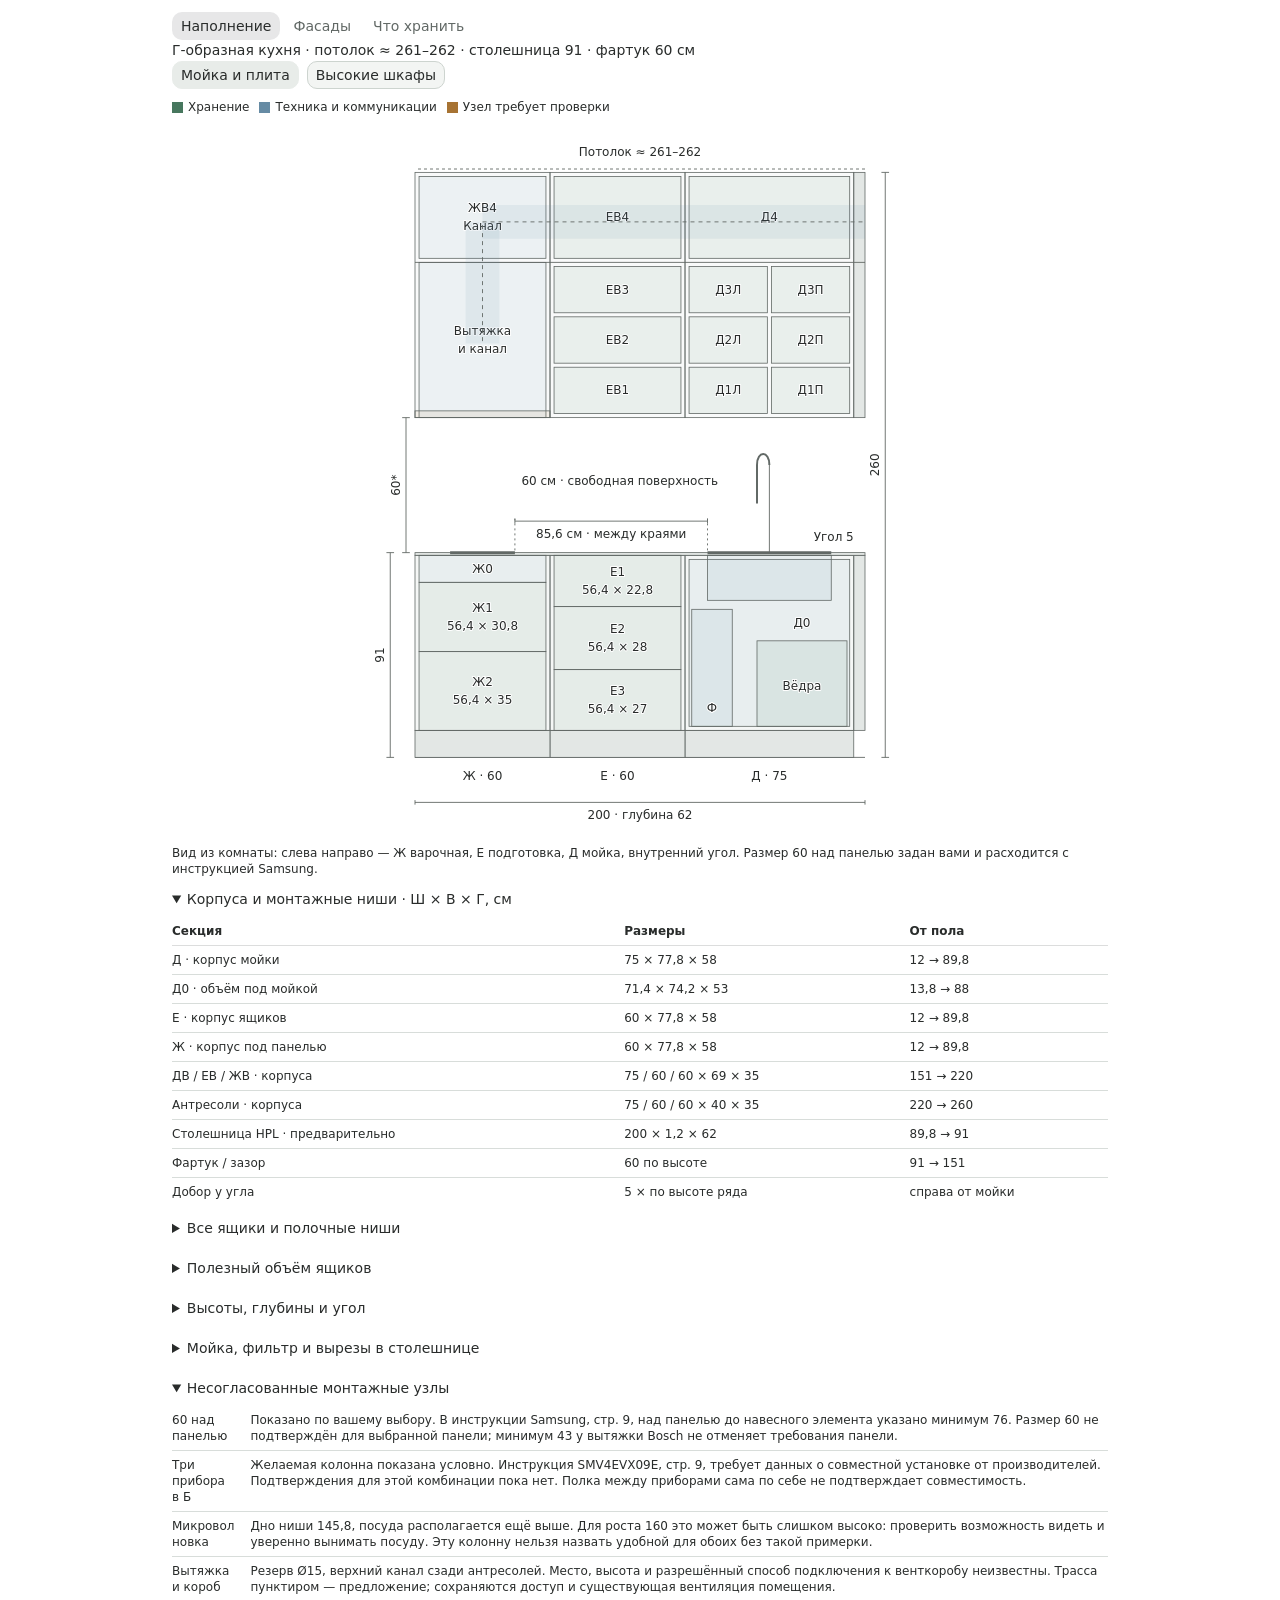
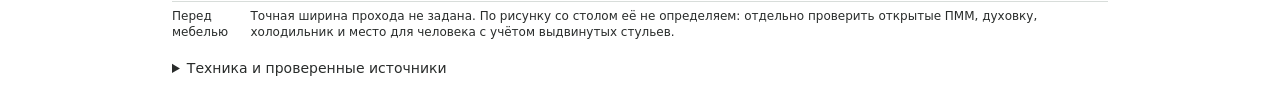
<file: kitchen-preview.html>
<!doctype html>
<html lang="ru" data-furniture-preview>
<head>
<meta charset="utf-8">
<meta name="viewport" content="width=device-width, initial-scale=1">
<meta name="referrer" content="no-referrer">
<meta http-equiv="Content-Security-Policy" content="default-src 'none'; script-src 'unsafe-inline' 'unsafe-eval' 'wasm-unsafe-eval' blob: data: https://cdnjs.cloudflare.com https://cdn.jsdelivr.net https://esm.sh https://fonts.bunny.net https://fonts.googleapis.com https://fonts.gstatic.com https://unpkg.com; style-src 'unsafe-inline' blob: data: https://cdnjs.cloudflare.com https://cdn.jsdelivr.net https://esm.sh https://fonts.bunny.net https://fonts.googleapis.com https://fonts.gstatic.com https://unpkg.com; img-src blob: data: https://cdnjs.cloudflare.com https://cdn.jsdelivr.net https://esm.sh https://fonts.bunny.net https://fonts.googleapis.com https://fonts.gstatic.com https://unpkg.com; font-src blob: data: https://cdnjs.cloudflare.com https://cdn.jsdelivr.net https://esm.sh https://fonts.bunny.net https://fonts.googleapis.com https://fonts.gstatic.com https://unpkg.com; media-src blob: data: https://cdnjs.cloudflare.com https://cdn.jsdelivr.net https://esm.sh https://fonts.bunny.net https://fonts.googleapis.com https://fonts.gstatic.com https://unpkg.com; worker-src blob:; connect-src blob: data:; frame-src 'none'; object-src 'none'; base-uri 'none'; form-action 'none'">
<title>Г-образная кухня — Мебель для дома</title>
<style>:root {
  color-scheme: light dark;
  background-color: var(
    --background,
    var(--color-background-primary, light-dark(rgb(255 255 255), rgb(24 24 24)))
  ) !important;

  /* Agent-facing contract; keep in sync with SKILL.md. */
  --background: var(
    --color-background-primary,
    light-dark(rgb(255 255 255), rgb(24 24 24))
  );
  --foreground: var(
    --color-text-primary,
    light-dark(rgb(26 28 31), rgb(255 255 255))
  );
  --card: color-mix(in oklab, var(--foreground) 5%, var(--background));
  --card-foreground: var(
    --color-text-primary,
    light-dark(rgb(26 28 31), rgb(255 255 255))
  );
  --popover: var(
    --color-background-secondary,
    light-dark(rgb(255 255 255), rgb(45 45 45))
  );
  --popover-foreground: var(
    --color-text-primary,
    light-dark(rgb(26 28 31), rgb(255 255 255))
  );
  --primary: var(
    --color-text-info,
    light-dark(rgb(51 156 255), rgb(131 195 255))
  );
  --primary-foreground: var(
    --color-text-inverse,
    light-dark(rgb(255 255 255), rgb(13 13 13))
  );
  --secondary: var(
    --color-background-secondary,
    light-dark(rgb(255 255 255 / 96%), rgb(54 54 54 / 96%))
  );
  --secondary-foreground: var(
    --color-text-primary,
    light-dark(rgb(26 28 31), rgb(255 255 255))
  );
  --muted: color-mix(in srgb, var(--foreground) 10%, transparent);
  --muted-foreground: var(
    --color-text-secondary,
    light-dark(rgb(26 28 31 / 49.4%), rgb(255 255 255 / 49.8%))
  );
  --accent: var(
    --color-background-info,
    light-dark(rgb(229 242 255), rgb(13 39 63))
  );
  --accent-foreground: var(
    --color-text-info,
    light-dark(rgb(51 156 255), rgb(131 195 255))
  );
  --destructive: var(
    --color-text-warning,
    light-dark(rgb(226 85 7), rgb(255 133 73))
  );
  --border: var(
    --color-border-secondary,
    light-dark(rgb(26 28 31 / 8%), rgb(255 255 255 / 8.2%))
  );
  --input: var(
    --color-border-primary,
    light-dark(
      rgb(26 28 31 / 11.8%),
      color-mix(in oklab, rgb(0 0 0) 10%, transparent)
    )
  );
  --ring: var(
    --color-ring-primary,
    light-dark(rgb(51 156 255), rgb(131 195 255 / 76%))
  );
  --font-size-base: var(--font-text-md-size, 14px);
  --blue: light-dark(rgb(51 156 255), rgb(51 156 255));
  --orange: light-dark(rgb(226 85 7), rgb(251 106 34));
  --green: light-dark(rgb(0 162 64), rgb(64 201 119));
  --red: light-dark(rgb(224 46 42), rgb(255 103 100));
  --purple: light-dark(rgb(146 79 247), rgb(173 123 249));
  --yellow: light-dark(rgb(255 195 0), rgb(255 210 64));
  --viz-series-1: var(--primary);
  --viz-series-2: light-dark(rgb(243 136 59), rgb(245 154 86));
  --viz-series-3: light-dark(rgb(93 201 119), rgb(116 213 139));
  --viz-series-4: light-dark(rgb(235 119 177), rgb(240 143 192));
  --viz-series-5: light-dark(rgb(155 121 236), rgb(170 145 239));
  --viz-series-6: light-dark(rgb(58 185 177), rgb(90 203 194));

  /* Internal implementation variables; not part of the agent contract. */
  --font-sans: -apple-system, system-ui, "Segoe UI", sans-serif;
  --font-mono:
    ui-monospace, SFMono-Regular, "SF Mono", Menlo, Consolas, "Liberation Mono",
    monospace;
  --font-size-normal: max(11px, var(--font-size-base));
  --font-size-tooltip: calc(var(--font-size-base) - 1px);
  --font-size-small: max(11px, calc(var(--font-size-base) - 2px));
  --font-size-h1: calc(var(--font-size-normal) * 1.7142857143);
  --font-size-h2: calc(var(--font-size-normal) * 1.4285714286);
  --font-size-h3: calc(var(--font-size-normal) * 1.2857142857);
  --font-weight-normal: 430;
  --font-weight-medium: 500;
  --icon-size: 16px;
  --line-height-normal: calc(var(--font-size-normal) * 1.5);
  --line-height-tooltip: calc(var(--font-size-tooltip) * 1.4285714286);
  --line-height-small: calc(var(--font-size-small) + 4px);
  --corner-shape: round;
  --radius: var(--border-radius-lg, 10px);
  --radius-sm: calc(var(--radius) * 0.6);
  --radius-md: calc(var(--radius) * 0.8);
  --radius-lg: var(--radius);
  --radius-2xl: calc(var(--radius) * 1.6);
  --radius-full: 9999px;
  --shadow-sm: 0 1px 2px -1px rgb(0 0 0 / 8%);
  --checkmark-image: url("data:image/svg+xml,%3Csvg xmlns='http://www.w3.org/2000/svg' viewBox='0 0 17 17'%3E%3Cpath d='M12.8961 3.64101C13.1297 3.41418 13.4984 3.37523 13.7779 3.56581C14.0571 3.75635 14.1554 4.11331 14.0299 4.41347L13.9615 4.53847L7.71151 13.7045C7.59411 13.8767 7.4063 13.9877 7.19881 14.0072C6.99136 14.0267 6.78564 13.9533 6.63826 13.806L2.88826 10.056L2.79842 9.9457C2.6192 9.67407 2.64927 9.30496 2.88826 9.06581C3.12738 8.82669 3.49647 8.79676 3.76815 8.97597L3.8785 9.06581L7.03084 12.2182L12.8053 3.74941L12.8961 3.64101Z'/%3E%3C/svg%3E");

  /* Legacy aliases; not part of the current agent contract. */
  --viz-bg: transparent;
  --viz-panel: var(--card);
  --viz-border: var(--border);
  --viz-text: var(--foreground);
  --viz-muted: var(--muted-foreground);
  --viz-accent: var(--primary);
  --viz-accent-text: var(--primary-foreground);
  --viz-accent-bg: var(--accent);
  --viz-font-size: var(--font-size-base);
  --viz-warning: var(--destructive);
}

:root[data-theme="light"] {
  color-scheme: light;
}

:root[data-theme="dark"] {
  color-scheme: dark;
}

* {
  box-sizing: border-box;
}

html > body {
  /* Preserve MCP aliases for older inline renderers without creating :root cycles. */
  --color-background-primary: var(
    --background,
    light-dark(rgb(255 255 255), rgb(24 24 24))
  );
  --color-text-primary: var(
    --foreground,
    light-dark(rgb(26 28 31), rgb(255 255 255))
  );
  --color-border-secondary: var(
    --border,
    light-dark(rgb(26 28 31 / 8%), rgb(255 255 255 / 8.2%))
  );

  margin: 0;
  padding: var(--visualize-paint-gutter, 0px);
  color: var(--foreground);
  background: transparent !important;
  font-family: var(--font-sans) !important;
  font-size: var(--font-size-normal);
  font-weight: var(--font-weight-normal);
  line-height: var(--line-height-normal);
}

a {
  color: color-mix(in srgb, var(--viz-accent) 80%, var(--viz-text) 20%);
  cursor: pointer;
  font-weight: var(--font-weight-medium, 500);
  text-decoration: none;
  text-underline-offset: 2px;
}

a:is(:hover, :focus-visible) {
  text-decoration-line: underline;
  text-decoration-style: dashed;
  text-decoration-thickness: 0.5px;
}

h1,
h2,
h3,
h4,
h5,
h6,
p {
  margin-block: 0;
}

h1 {
  font-size: var(--font-size-h1);
  font-weight: var(--font-weight-medium);
  line-height: 1.25;
}

h2 {
  font-size: var(--font-size-h2);
  font-weight: var(--font-weight-medium);
  line-height: 1.25;
}

h3,
h4,
h5,
h6 {
  font-size: var(--font-size-h3);
  font-weight: var(--font-weight-medium);
  line-height: 1.3;
}

b,
strong,
th {
  font-weight: var(--font-weight-medium);
}

code:not(pre code) {
  display: inline;
  padding: 1px 6px;
  border-radius: var(--radius-sm);
  corner-shape: var(--corner-shape);
  background: var(--muted);
  font-family: var(--font-mono);
  font-size: 0.92em;
  overflow-wrap: anywhere;
  -webkit-box-decoration-break: clone;
  box-decoration-break: clone;
  word-break: break-word;
}

.table-responsive {
  width: 100%;
  overflow-x: auto;
  scrollbar-width: thin;
}

.table {
  width: 100%;
  border-collapse: collapse;
  color: var(--foreground);
  font: inherit;
  text-align: start;
}

.table :is(th, td) {
  padding-block: 10px;
  padding-inline: 0 24px;
  overflow-wrap: anywhere;
  border-bottom: 1px solid var(--border);
  text-align: start;
  vertical-align: top;
}

.table-responsive > .table :is(th, td) {
  overflow-wrap: break-word;
}

.table :is(th, td):last-child {
  padding-inline-end: 0;
}

.table :is(caption, thead th) {
  font-weight: 600;
}

.table thead th {
  padding-block: 8px;
  border-bottom-color: color-mix(in srgb, var(--foreground) 16%, transparent);
}

.table tbody tr:last-child :is(th, td) {
  border-bottom: 0;
}

.table.table-sm :is(th, td) {
  padding-block: 6px;
}

.table.table-sm :is(th, td):not(:last-child) {
  padding-inline-end: 16px;
}

.table :is(.text-end, [align="right"]) {
  text-align: end;
  font-variant-numeric: tabular-nums;
}

.table :is(.text-center, [align="center"]) {
  text-align: center;
}

.table .text-nowrap {
  white-space: nowrap;
}

#widget {
  display: flex;
  flex-direction: column;
  gap: 12px;
  width: 100%;
  padding: 0;
  background: transparent !important;
}

.card {
  min-width: 0;
  padding: 12px;
  overflow: hidden;
  overflow-wrap: break-word;
  border-radius: var(--radius-2xl);
  corner-shape: var(--corner-shape);
  color: var(--card-foreground);
  background: var(--card);
}

#widget > :not(.card, .progress) {
  width: 100% !important;
  max-width: none !important;
  margin: 0 !important;
  padding: 0 !important;
  border: 0 !important;
  border-radius: 0 !important;
  background: transparent !important;
  box-shadow: none !important;
}

.tooltip {
  position: fixed;
  z-index: 50;
  top: 0;
  left: 0;
  width: max-content;
  max-width: min(
    20rem,
    var(--tooltip-available-width, calc(100vw - 10px)),
    calc(100vw - 10px)
  );
  max-height: min(
    var(--tooltip-available-height, calc(100vh - 10px)),
    calc(100vh - 10px)
  );
  padding: 4px 8px;
  border: 1px solid var(--border);
  border-radius: var(--radius-lg);
  corner-shape: var(--corner-shape);
  color: var(--popover-foreground);
  background: var(--popover);
  box-shadow: none;
  font-size: var(--font-size-tooltip);
  line-height: var(--line-height-tooltip);
  overflow-wrap: break-word;
  white-space: normal;
  pointer-events: none;
  user-select: none;
}

.viz-grid {
  display: grid;
  grid-template-columns: repeat(auto-fit, minmax(max(180px, 24%), 1fr));
  gap: 10px;
}

.viz-stat {
  display: flex;
  flex-direction: column;
  gap: 2px;
}

.viz-stat-value {
  font-size: var(--font-size-h2);
  font-weight: var(--font-weight-medium);
  line-height: 1.25;
}

.viz-row {
  display: flex;
  flex-wrap: wrap;
  align-items: center;
  gap: 10px;
}

hr {
  width: 100%;
  height: 1px;
  margin-block: 6px;
  border: 0;
  background: var(--border);
}

.nav {
  display: flex;
  min-width: 0;
  align-items: center;
  gap: 4px;
}

.progress {
  display: flex;
  height: 8px;
  margin-block: calc((var(--line-height-normal, 1.5em) - 8px) / 2);
  overflow: hidden;
  border: 0;
  border-radius: var(--radius-full);
  background: var(--muted);
}

.progress-bar:only-child {
  border-radius: var(--radius-full);
}

.progress-bar {
  height: 100%;
  flex-shrink: 0;
  border: 0;
  background: var(--viz-series-1);
}

.viz-badge {
  padding: 3px 8px;
  border-radius: var(--radius-full);
  color: var(--accent-foreground);
  background: var(--accent);
  font-weight: var(--font-weight-medium);
}

small,
.text-small,
.viz-badge {
  font-size: var(--font-size-small);
  line-height: var(--line-height-small);
}

.text-muted {
  color: var(--muted-foreground);
}

.tabular-nums {
  font-variant-numeric: tabular-nums;
}

.sr-only {
  position: absolute;
  width: 1px;
  height: 1px;
  padding: 0;
  overflow: hidden;
  clip: rect(0, 0, 0, 0);
  white-space: nowrap;
  border: 0;
}

.viz-controls {
  display: flex;
  flex-wrap: wrap;
  align-items: center;
  gap: 8px;
}

.viz-controls > .form-label {
  display: grid;
  min-width: min(100%, 260px);
  flex: 1 1 280px;
  grid-template-columns: minmax(0, 1fr) auto;
  align-items: baseline;
  gap: 2px 12px;
  margin-bottom: 0;
}

.viz-controls > .form-label > :is(.form-control, .form-range, .form-select) {
  grid-column: 1 / -1;
}

.btn,
.nav-link,
.form-check-input,
.form-control,
.form-range,
.form-select {
  font: inherit;
}

.btn,
.nav-link {
  appearance: button;
  display: inline-flex;
  inline-size: fit-content;
  max-inline-size: 100%;
  min-height: 28px;
  align-items: center;
  justify-content: center;
  gap: 4px;
  margin: 0;
  padding: 0 8px;
  -webkit-app-region: no-drag;
  border: 1px solid var(--input);
  border-radius: var(--radius-lg);
  corner-shape: var(--corner-shape);
  color: var(--secondary-foreground);
  background: var(--secondary);
  cursor: var(--cursor-interaction, pointer);
  text-align: center;
  text-decoration: none;
  white-space: nowrap;
  user-select: none;
  -webkit-font-smoothing: antialiased;
}

.btn:is(.btn-block, .viz-tile) {
  inline-size: 100%;
}

.btn.viz-tile {
  min-width: 0;
  overflow-wrap: anywhere;
  white-space: normal;
}

a.btn {
  cursor: pointer;
  text-decoration: none;
}

.btn:not(:disabled):hover,
.nav-link:not(:disabled):not([aria-disabled="true"]):hover {
  background: color-mix(in srgb, var(--foreground) 6%, var(--secondary));
}

.btn-primary {
  border-color: transparent;
  color: var(--primary-foreground);
  background: var(--foreground);
  background-clip: padding-box;
}

.btn-primary .text-muted {
  color: color-mix(in srgb, var(--primary-foreground) 50%, transparent);
}

.btn-primary:not(:disabled):hover {
  background: color-mix(in srgb, var(--foreground) 80%, transparent);
  background-clip: padding-box;
}

.btn-ghost {
  border-color: transparent;
  color: var(--muted-foreground);
  background: transparent;
}

.btn-ghost:not(:disabled):hover {
  color: var(--foreground);
  background: color-mix(in srgb, var(--foreground) 6%, var(--secondary));
}

.nav-pills .nav-link {
  min-width: 0;
  border-color: transparent;
  color: var(--muted-foreground);
  background: transparent;
}

.nav-justified .nav-link {
  flex: 1 1 0;
  overflow-wrap: anywhere;
  white-space: normal;
}

.nav-pills .nav-link.active {
  color: var(--foreground);
  background: var(--muted);
}

.btn:disabled,
.nav-link:disabled,
.nav-link[aria-disabled="true"] {
  cursor: not-allowed;
  opacity: 0.4;
}

[data-lucide] {
  stroke-width: 1.6;
}

.form-label {
  display: block;
  margin-bottom: 6px;
  color: var(--foreground);
}

.form-control {
  display: block;
  width: 100%;
  min-height: 28px;
  padding: 0 8px;
  outline: none;
  border: 1px solid var(--input);
  border-radius: var(--radius-lg);
  corner-shape: var(--corner-shape);
  color: var(--foreground);
  background: var(--secondary);
}

.form-control::placeholder {
  color: var(--muted-foreground);
}

.form-control[type="file"] {
  padding: 0;
  overflow: hidden;
  cursor: var(--cursor-interaction, pointer);
}

.form-control[type="file"]::file-selector-button {
  min-height: 26px;
  margin-right: 8px;
  padding: 0 8px;
  border: 0;
  border-right: 1px solid var(--input);
  color: var(--secondary-foreground);
  background: var(--secondary);
  cursor: inherit;
  font: inherit;
}

.form-control[type="file"]:not(:disabled):hover::file-selector-button {
  background: color-mix(in srgb, var(--foreground) 6%, var(--secondary));
}

.form-control-color[type="color"] {
  width: 40px;
  height: 28px;
  padding: 3px;
  cursor: var(--cursor-interaction, pointer);
}

.form-control-color[type="color"]::-webkit-color-swatch-wrapper {
  padding: 0;
}

.form-control-color[type="color"]::-webkit-color-swatch {
  border: 0;
  border-radius: calc(var(--radius-lg) - 4px);
  corner-shape: var(--corner-shape);
}

textarea.form-control {
  height: auto;
  min-height: 72px;
  padding: 8px 10px;
  resize: vertical;
}

.form-control:focus-visible {
  border-color: var(--ring);
  box-shadow: inset 0 0 0 1px var(--ring);
}

.form-control:disabled,
.form-select:disabled {
  cursor: not-allowed;
  opacity: 0.4;
}

.form-select {
  appearance: none;
  display: block;
  width: 100%;
  min-height: 28px;
  margin: 0;
  padding: 0 32px 0 8px;
  outline: none;
  border: 1px solid var(--input);
  border-radius: var(--radius-lg);
  corner-shape: var(--corner-shape);
  color: var(--foreground);
  background-color: var(--secondary);
  background-image:
    linear-gradient(45deg, transparent 50%, var(--muted-foreground) 50%),
    linear-gradient(135deg, var(--muted-foreground) 50%, transparent 50%);
  background-position:
    calc(100% - 14px) 50%,
    calc(100% - 10px) 50%;
  background-repeat: no-repeat;
  background-size: 4px 4px;
  cursor: var(--cursor-interaction, default);
}

.form-select:not(:disabled):hover {
  background-color: color-mix(in srgb, var(--foreground) 6%, var(--secondary));
}

.form-select:focus-visible {
  border-color: var(--ring);
  box-shadow: inset 0 0 0 1px var(--ring);
}

.form-check {
  display: flex;
  min-height: 20px;
  align-items: center;
  gap: 6px;
}

.form-check-input {
  appearance: none;
  width: 14px;
  height: 14px;
  flex: 0 0 auto;
  margin: 0;
  border: 1px solid var(--input);
  color: var(--primary-foreground);
  background-color: transparent;
  cursor: var(--cursor-interaction, default);
  transition:
    background-color 150ms,
    border-color 150ms,
    box-shadow 150ms;
}

.form-check:not(.form-switch) .form-check-input[type="checkbox"] {
  border-color: var(--input);
  border-radius: var(--radius-sm);
  corner-shape: var(--corner-shape);
  background-color: var(--secondary);
  box-shadow: var(--shadow-sm);
}

.form-check:not(.form-switch)
  .form-check-input:not(:disabled):not(:checked):hover {
  background-color: var(--card);
}

.form-check:not(.form-switch) .form-check-input[type="checkbox"]:checked {
  border-color: var(--primary);
  background-color: var(--primary);
}

.form-check:not(.form-switch)
  .form-check-input[type="checkbox"]:checked::before {
  display: block;
  width: 100%;
  height: 100%;
  background: var(--primary-foreground);
  content: "";
  mask: var(--checkmark-image) center / 12px 12px no-repeat;
}

.form-check-input[type="radio"] {
  width: 14px;
  height: 14px;
  border-radius: var(--radius-full);
}

.form-check-input[type="radio"]:checked {
  border: 2px solid var(--primary);
  background:
    radial-gradient(circle, var(--primary-foreground) 0 2.5px, transparent 3px),
    var(--primary);
}

.form-check:not(.form-switch) .form-check-input:focus-visible {
  outline: 2px solid var(--ring);
  outline-offset: 2px;
}

.form-check:not(.form-switch) .form-check-input:disabled {
  cursor: not-allowed;
  pointer-events: none;
}

.form-check:not(.form-switch) .form-check-input:disabled + .form-check-label {
  cursor: not-allowed;
}

.form-switch .form-check-input:disabled,
.form-switch .form-check-input:disabled + .form-check-label {
  cursor: not-allowed;
  opacity: 0.6;
}

.form-check-label {
  color: var(--foreground);
  cursor: var(--cursor-interaction, default);
}

.form-switch .form-check-input {
  position: relative;
  width: 32px;
  height: 20px;
  border: 0;
  border-radius: var(--radius-full);
  background: var(--muted);
  box-shadow: none;
  transition: background-color 200ms cubic-bezier(0, 0, 0.2, 1);
}

.form-switch .form-check-input::before {
  position: absolute;
  top: 50%;
  left: 0;
  width: 16px;
  height: 16px;
  box-sizing: border-box;
  border: 1px solid light-dark(var(--primary-foreground), var(--foreground));
  border-radius: var(--radius-full);
  background: light-dark(var(--primary-foreground), var(--foreground));
  box-shadow: var(--shadow-sm);
  content: "";
  transform: translate(2px, -50%);
  transition: transform 200ms cubic-bezier(0, 0, 0.2, 1);
}

.form-switch .form-check-input:checked {
  background: var(--primary);
}

.form-switch .form-check-input:checked::before {
  transform: translate(14px, -50%);
}

.form-switch .form-check-input:focus-visible {
  box-shadow: 0 0 0 2px var(--ring);
}

.form-range {
  appearance: none;
  display: block;
  width: 100%;
  height: 28px;
  flex: 1;
  margin: 0;
  padding: 0;
  outline: none;
  border: 0;
  accent-color: var(--primary);
  background: linear-gradient(
      color-mix(in srgb, var(--foreground) 7%, transparent),
      color-mix(in srgb, var(--foreground) 7%, transparent)
    )
    center / 100% 2px no-repeat;
}

.form-range::-webkit-slider-runnable-track {
  height: 28px;
  background: transparent;
}

.form-range::-webkit-slider-thumb {
  appearance: none;
  width: 20px;
  height: 20px;
  margin-top: 4px;
  border: 1px solid var(--border);
  border-radius: var(--radius-full);
  background: light-dark(var(--primary-foreground), var(--foreground));
}

.form-range:focus-visible::-webkit-slider-thumb {
  border-color: var(--ring);
  box-shadow: inset 0 0 0 1px var(--ring);
}

.form-range::-moz-range-track {
  height: 28px;
  background: transparent;
}

.form-range::-moz-range-thumb {
  width: 20px;
  height: 20px;
  border: 1px solid var(--border);
  border-radius: var(--radius-full);
  background: light-dark(var(--primary-foreground), var(--foreground));
}

.form-range:focus-visible::-moz-range-thumb {
  border-color: var(--ring);
  box-shadow: inset 0 0 0 1px var(--ring);
}

.form-range:disabled {
  cursor: not-allowed;
  opacity: 0.4;
}

.btn:not(.btn-primary, .viz-tile):is(
  [aria-pressed="true"],
  [aria-selected="true"],
  .is-selected
) {
  border-color: var(--primary);
  color: var(--primary-foreground);
  background: var(--primary);
}

.btn.viz-tile:is([aria-pressed="true"], [aria-selected="true"], .is-selected) {
  border-color: var(--primary);
  box-shadow: inset 0 0 0 1px var(--primary);
}

.btn:focus-visible,
.nav-link:focus-visible {
  outline: 2px solid var(--ring);
  outline-offset: 2px;
}

@media (pointer: coarse) {
  .btn,
  .nav-link,
  .form-control,
  .form-select {
    min-width: 44px;
    min-height: 44px;
  }

  /* Keep small-screen WebKit from zooming when a text field receives focus. */
  .form-control,
  .form-select {
    font-size: max(16px, var(--font-size-normal));
  }

  .form-control[type="file"]::file-selector-button {
    min-width: 44px;
    min-height: 44px;
  }

  .form-control-color[type="color"] {
    width: 44px;
    height: 44px;
  }

  .form-control:is(
    [type="date"],
    [type="datetime-local"],
    [type="month"],
    [type="time"],
    [type="week"]
  ) {
    min-width: 0;
    max-width: 100%;
    padding-block: 8px;
  }

  .form-check {
    min-height: 44px;
    padding-inline: 15px;
  }

  .form-check-input {
    position: relative;
  }

  .form-check-input::after {
    position: absolute;
    top: 50%;
    left: 50%;
    width: 44px;
    height: 44px;
    content: "";
    transform: translate(-50%, -50%);
  }

  .form-check-label {
    display: inline-flex;
    min-width: 44px;
    min-height: 44px;
    align-items: center;
  }

  .form-range {
    height: 44px;
    touch-action: pan-y;
  }

  .form-range::-webkit-slider-runnable-track {
    height: 44px;
  }

  .form-range::-moz-range-track {
    height: 44px;
  }

  .form-range::-webkit-slider-thumb {
    margin-top: 12px;
  }
}

svg {
  display: block;
  max-width: 100%;
  height: auto;
}

#widget > svg {
  width: 100%;
}

/* Model-authored chart rules can otherwise stretch icons after these styles load. */
svg.lucide {
  display: block;
  width: var(--icon-size) !important;
  height: var(--icon-size) !important;
  flex: none;
  margin: 0 !important;
  stroke-width: 1.6;
}

.text-warning,
.text-destructive {
  color: var(--destructive);
}

html>body{padding:0}</style>
</head>
<body>
<div id="kitchen-l-shaped">
  <div class="nav nav-pills" role="tablist" aria-label="Схема кухни">
    <button class="nav-link active" type="button" id="kt-fill-tab" role="tab" aria-controls="kt-fill" aria-selected="true">Наполнение</button>
    <button class="nav-link" type="button" id="kt-front-tab" role="tab" aria-controls="kt-front" aria-selected="false">Фасады</button>
    <button class="nav-link" type="button" id="kt-store-tab" role="tab" aria-controls="kt-store" aria-selected="false">Что хранить</button>
  </div>
  <p>Г-образная кухня · потолок ≈ 261–262 · столешница 91 · фартук 60 см</p>
  <div class="viz-controls" aria-label="Сторона кухни">
    <button class="btn" type="button" data-wall="work" aria-pressed="true">Мойка и плита</button>
    <button class="btn" type="button" data-wall="tall" aria-pressed="false">Высокие шкафы</button>
  </div>
  <div class="viz-row text-small kt-legend"><span><i class="kt-key kt-storage"></i>Хранение</span><span><i class="kt-key kt-tech"></i>Техника и коммуникации</span><span><i class="kt-key kt-check"></i>Узел требует проверки</span></div>
  <div id="kt-fill" role="tabpanel" aria-labelledby="kt-fill-tab">
    <div class="kt-stage" data-stage="fill"><svg class="kt-drawing" role="img" aria-label="Размерная развёртка кухни без фасадов"></svg></div>
    <p class="text-small" data-caption></p>
    <details open><summary>Корпуса и монтажные ниши · Ш × В × Г, см</summary><div class="table-responsive"><table class="table table-sm text-small"><thead><tr><th>Секция</th><th>Размеры</th><th>От пола</th></tr></thead><tbody data-dimensions></tbody></table></div></details>
    <details><summary>Все ящики и полочные ниши</summary><div class="table-responsive"><table class="table table-sm text-small"><thead><tr><th>Ниша</th><th>Ш × В × Г</th><th>Низ → верх</th></tr></thead><tbody data-niches></tbody></table></div></details>
    <details><summary>Полезный объём ящиков</summary><table class="table table-sm text-small"><tbody>
      <tr><td>Е1 · приборы</td><td>Цель для внутреннего короба: около 50 × 12 × 47 см.</td></tr>
      <tr><td>Е2 / Е3 · посуда</td><td>Цель: около 50 × 20 × 47 см каждый.</td></tr>
      <tr><td>Ж1 / Ж2 · сковороды и кастрюли</td><td>Цель: около 50 × 20 × 47 и 50 × 27 × 47 см.</td></tr>
      <tr><td>Статус размеров</td><td>Это цели для подбора направляющих и коробов. Точные внутренние размеры зависят от выбранной системы, толщины дна и боковин; на схеме точно посчитаны поля по высоте фасадов. Проём корпуса 56,4 шириной, расчётная свободная глубина 53.</td></tr>
    </tbody></table></details>
    <details><summary>Высоты, глубины и угол</summary><table class="table table-sm text-small"><tbody>
      <tr><td>По плану</td><td>Короткая стена: 155 + 60 = 215. Длинная: глубина колонн 60 + рабочая линия 200 = 260. Короб 53 вдоль короткой стены × 47 вдоль длинной.</td></tr>
      <tr><td>Рабочая столешница</td><td>Предварительно компактная HPL 200 × 62 × 1,2; марку и толщину подтвердить по образцу. Вырез панели 50 + полосы по 6. Столешница 89,8–91, корпуса 12–89,8, высота корпусов 77,8. Цоколь 12, утоплен на 8. Крепления мойки и панели подобрать для тонкой плиты; над корпусом мойки 75 требуется усиление.</td></tr>
      <tr><td>Короткая сторона</td><td>До венткороба 215 − 53 = 162. Раскладка от холодильника к углу: 2 добор + 60 холодильник + 63,6 колонна + 36,4 шкаф В = 162. Корпус В примыкает к коробу; его фасад — дверь 22,4 и глухая часть 14.</td></tr>
      <tr><td>Рабочая сторона</td><td>5 угловой добор + 75 мойка + 60 ящики + 60 варочная = 200. Исходные 80 у мойки включают этот добор. Две двери мойки по 37,5; у угла ограничитель около 90°, проверить по ручкам.</td></tr>
      <tr><td>Навесные шкафы</td><td>Низ 151 = 91 + 60. Основной ряд высотой 69 до 220, антресоли 40 до 260. Три полочных яруса по 20,6 в свету. Глубина с фасадом 35. Обычная полезная глубина полок 31; антресоли Д/Е — 14 из-за воздуховода сзади.</td></tr>
      <tr><td>До потолка</td><td>Корпуса до 260, подгоночная планка 1–2. Холодильник выпускает воздух через лицевую решётку, поэтому зашивка к потолку не перекрывает его канал.</td></tr>
      <tr><td>Примыкание к коробу</td><td>Открытой полосы 9 больше нет: корпус В доведён до короба. Глухая часть 14 = прежний угловой добор 5 + эта полоса 9. Дверь заканчивается за 5 до перпендикулярной столешницы. Короб находится на 13 глубже фасадов колонн; его положение сохранено. Примыкание подогнать по отделке, без открытого зазора.</td></tr>
    </tbody></table></details>
    <details><summary>Мойка, фильтр и вырезы в столешнице</summary><table class="table table-sm text-small"><tbody>
      <tr><td>GROHE 31574SD1</td><td>Наружный габарит 55 × 45, чаша 50 × 40 × 20, шкаф от 60. Здесь корпус 75. Предварительно подстольный монтаж; вырез 50,2 × 40,2, R1,6 — по текущей документации GROHE, окончательно по шаблону купленной мойки.</td></tr>
      <tr><td>Положение мойки</td><td>Центр 42,5 от правого внутреннего угла, то есть 157,5 от левого свободного торца. От готовой задней стены: 12,5 до наружного края + 45 мойка + 4,5 до переднего края = 62. Низ чаши ориентировочно 69,8.</td></tr>
      <tr><td>До выреза, а не до борта</td><td>Вырез 50,2 × 40,2: задняя перемычка 14,9 от готовой стены; передняя 6,9. Сбоку до примыкания к высокой линии: 15 до наружного края мойки, 17,4 до выреза. Это разные расстояния.</td></tr>
      <tr><td>Между мойкой и варочной</td><td>85,6 по горизонтали между ближайшими наружными краями: край стекла панели на 44,4, край мойки на 130 от левого торца. Между корпусами — рабочая секция Е шириной 60.</td></tr>
      <tr><td>Roca Aquafy</td><td>A5A8D3GSM0: высота 43,8, вылет 22, основание Ø5,2. Ось предварительно в 7,5 от готовой стены: до основания сзади 4,9, от основания до наружного края мойки 2,4. Струя в 29,5 от стены, внутри чаши. Верх крана 134,8 — остаётся 16,2 до шкафа. Диаметр сверления, нижнюю гайку и ход рычагов сверить с реальным комплектом.</td></tr>
      <tr><td>Перемычки HPL</td><td>EGGER указывает не менее 5 вокруг основного выреза. Здесь до выреза мойки спереди 6,9, сбоку 17,4. За мойкой выделен резерв под смеситель: при отверстии не более Ø4,5 остаётся от 5,05 до заднего края плиты с зазором у стены 0,2 и 5,15 до выреза мойки. Ø4,5 — предел расчётного резерва, не указание сверлить такое отверстие. Марка плиты и крепления ещё не подтверждены.</td></tr>
      <tr><td>Примыкание столешницы</td><td>У рабочей линии одна прямая плита, заканчивающаяся у высоких шкафов. Углового стыка двух столешниц здесь нет. Требование EGGER 30 от углового стыка нельзя подменять отступом 30 от любой стенки. У стены для EGGER предусмотрен герметизированный зазор от 0,2; изготовитель учитывает также расширение по длине.</td></tr>
      <tr><td>Под мойкой</td><td>Слева резерв 18 × 52 × 20 под фильтр и доступ: полный узел по чертежу около Ø9,8 × 42. Справа резерв 40 × 38 × 40 под выкатные вёдра. Шланг выдвижного излива должен свободно ходить сзади; объёмы сверить с сифоном.</td></tr>
      <tr><td>Samsung NZ32BG2005FKU2</td><td>28,8 × 5,6 × 52, две зоны; вырез 27 × 50. Центр 30 от левого свободного торца, или 170 от правого угла. Вырез по глубине 6–56: по 6 спереди и сзади. Над верхним ящиком отдельная техническая зона, вентиляционные пути по инструкции.</td></tr>
    </tbody></table></details>
    <details open><summary>Несогласованные монтажные узлы</summary><table class="table table-sm text-small"><tbody>
      <tr><td>60 над панелью</td><td>Показано по вашему выбору. В инструкции Samsung, стр. 9, над панелью до навесного элемента указано минимум 76. Размер 60 не подтверждён для выбранной панели; минимум 43 у вытяжки Bosch не отменяет требования панели.</td></tr>
      <tr><td>Три прибора в Б</td><td>Желаемая колонна показана условно. Инструкция SMV4EVX09E, стр. 9, требует данных о совместной установке от производителей. Подтверждения для этой комбинации пока нет. Полка между приборами сама по себе не подтверждает совместимость.</td></tr>
      <tr><td>Микроволновка</td><td>Дно ниши 145,8, посуда располагается ещё выше. Для роста 160 это может быть слишком высоко: проверить возможность видеть и уверенно вынимать посуду. Эту колонну нельзя назвать удобной для обоих без такой примерки.</td></tr>
      <tr><td>Вытяжка и короб</td><td>Резерв Ø15, верхний канал сзади антресолей. Место, высота и разрешённый способ подключения к венткоробу неизвестны. Трасса пунктиром — предложение; сохраняются доступ и существующая вентиляция помещения.</td></tr>
      <tr><td>Перед мебелью</td><td>Точная ширина прохода не задана. По рисунку со столом её не определяем: отдельно проверить открытые ПММ, духовку, холодильник и место для человека с учётом выдвинутых стульев.</td></tr>
    </tbody></table></details>
    <details><summary>Техника и проверенные источники</summary><table class="table table-sm text-small"><tbody>
      <tr><td>Холодильник</td><td>Samsung BRB70F30AES0EO. Прибор 54 × 193,5 × 55. Ниша 56–56,8 × 193,8–194,2 × от 56; рекомендована глубина 58. Здесь 56,4 × 194 × 58. <a href="https://www.samsung.com/bg/support/model/BRB70F30AES0EO/" target="_blank" rel="noopener">Samsung, стр. 19–22</a>.</td></tr>
      <tr><td>Посудомойка</td><td>Bosch SMV4EVX09E. Прибор 59,8 × 81,5–87,5 × 55; проём 60. <a href="https://media3.bosch-home.com/Documents/specsheet/sk-SK/SMV4EVX09E.pdf" target="_blank" rel="noopener">Размеры</a>, <a href="https://media3.bosch-home.com/Documents/9001946662_B.pdf#page=9" target="_blank" rel="noopener">совместная установка</a>.</td></tr>
      <tr><td>Духовка</td><td>Bosch HBA372EB4. 59,4 × 59,5 × 54,8; в пенале ниша 56–56,8 × 58,5–59,5 × от 55. <a href="https://media3.bosch-home.com/Documents/specsheet/sk-SK/HBA372EB4.pdf" target="_blank" rel="noopener">Bosch, чертёж</a>.</td></tr>
      <tr><td>Микроволновка</td><td>Bosch BFL520MB0. 59,4 × 38,2 × 31,7; в высоком шкафу ниша 56–56,8 × 38–38,2 × от 55. <a href="https://media3.bosch-home.com/Documents/9001610731_E.pdf#page=18" target="_blank" rel="noopener">Bosch, монтаж в пенале</a>.</td></tr>
      <tr><td>Панель</td><td>Samsung NZ32BG2005FKU2. 28,8 × 5,6 × 52; вырез 27 × 50. <a href="https://www.samsung.com/bg/support/model/NZ32BG2005FKU2/" target="_blank" rel="noopener">Samsung, стр. 9–10</a>.</td></tr>
      <tr><td>Вытяжка</td><td>Bosch DBB65CC60. Скрытая часть около 56 × 34 × 30; шкаф 60 с глубиной 32–36, монтажная высота от 35,6, выход Ø15. <a href="https://media3.bosch-home.com/Documents/specsheet/es-ES/DBB65CC60.pdf" target="_blank" rel="noopener">Bosch, чертежи</a>.</td></tr>
      <tr><td>Мойка / кран</td><td><a href="https://www.grohe-mena.com/fr_cy/k700u-vier-en-acier-inoxydable-31574SD1.html" target="_blank" rel="noopener">GROHE 31574SD1</a>; <a href="https://www.export.roca.com/roca-services/productSheet30/EX/en/A5A8D3GSM0/" target="_blank" rel="noopener">Roca A5A8D3GSM0, чертёж</a>.</td></tr>
      <tr><td>Вырезы и HPL</td><td><a href="https://cdn.cloud.grohe.com/tpi/100000/100000/100000/100200/100230/100235/100235872/original/100235872.pdf" target="_blank" rel="noopener">Шаблон GROHE</a>; <a href="https://www.egger.com/get_download/d4d13ea6-1dd3-458f-adbd-4d8dd8e6c3a0/Processing_instructions_Worktops.pdf" target="_blank" rel="noopener">EGGER, редакция 13 от 15.05.2026, стр. 14, 19–20, 24</a>; <a href="https://www.export.roca.com/RocaResourceServlet/resources/getMainResource?idObject=2bdc0e55f941e164f732f1d0e65b37f5" target="_blank" rel="noopener">Roca, монтаж, стр. 5, 8</a>.</td></tr>
      <tr><td>Глубина ящиков</td><td><a href="https://publications.blum.com/2022/catalogue/en/311/" target="_blank" rel="noopener">Blum TANDEMBOX: глубина корпуса от номинала направляющей + 0,3</a>. При свободной глубине 53 подходит номинал 50; номинал 60 потребовал бы 60,3. Это пример подбора, система пока не выбрана.</td></tr>
    </tbody></table></details>
  </div>
  <div id="kt-front" role="tabpanel" aria-labelledby="kt-front-tab" hidden>
    <div class="kt-stage" data-stage="front"><svg class="kt-drawing" role="img" aria-label="Фасады кухни, ручки и стороны петель"></svg></div>
    <p class="text-small">Точки — сторона петель, короткая черта — ручка. Поля фасадов показаны до вычета зазоров; стыки дверей холодильника уточняются по шаблону Samsung.</p>
    <details open><summary>Открывание у угла · нижние двери В и Д</summary>
      <div class="viz-controls" aria-label="Положение дверей у угла">
        <button class="btn" type="button" data-corner="v" aria-pressed="true">Открыта В</button>
        <button class="btn" type="button" data-corner="d" aria-pressed="false">Открыта Д</button>
        <button class="btn" type="button" data-corner="both" aria-pressed="false">Открыты обе</button>
      </div>
      <div class="kt-stage"><svg class="kt-corner" role="img" aria-label="Пересечение хода нижней двери В и ближайшей двери мойки Д"></svg></div>
      <p class="text-small" data-corner-status aria-live="polite"></p>
      <p class="text-small">Условное вращение до 90°: фасады 1,8, проектный выступ ручек до 3. Реальная траектория зависит от петель. Нужна проверка полного хода с выбранной фурнитурой; ограничитель 90° не предотвращает встречу двух открытых дверей.</p>
    </details>
    <div class="table-responsive"><table class="table table-sm text-small"><thead><tr><th>Фасад</th><th>Поле Ш × В</th><th>Открывание</th></tr></thead><tbody data-facades></tbody></table></div>
    <details open><summary>Доступ и вентиляция</summary><table class="table table-sm text-small"><tbody>
      <tr><td>Холодильник А</td><td>Холодильник справа, петли слева, чтобы дверь уходила от правой стены. Направление подтвердить при перенавеске. Приток и выпуск: не менее 200 см² живого сечения каждый; непрерывный задний канал от 4 × 50.</td></tr>
      <tr><td>Колонна Б</td><td>ПММ и духовка открываются вниз; микроволновка влево. Каждый прибор снимается вперёд независимо; нагрузка духовки передаётся через опорную полку на боковины, не на ПММ. Допуск такой комбинации пока не получен.</td></tr>
      <tr><td>Угол</td><td>В: петли справа у Б, дверь 22,4, глухая часть 14. До перпендикулярной столешницы 5; это рабочий добор, не лишняя щель. Д: две распашные двери по 37,5. При одновременном открытии ближайшая дверь Д пересекается с нижней В. Открывать по отдельности; для свободного одновременного доступа нужна другая угловая компоновка. Текущий вариант имеет это ограничение.</td></tr>
      <tr><td>Ящики 60</td><td>60 — ширина секций Е и Ж. Глубина направляющей предварительно 50, внутри ящика около 47. Е начинается в 80 от внутреннего угла, дверь В выступает в проход на 22,4: между зонами 57,6 вдоль рабочей линии. Ящики Е не мешают двери В. Выкатные вёдра находятся за распашными дверями Д; их монтаж и полный выход ещё требуют подбора системы.</td></tr>
      <tr><td>Верхний ряд</td><td>Распашные двери, без подъёмных створок, требующих доступа к высокой ручке. Антресоли — для редкого хранения. Шкаф вытяжки и верх Ж — технические, с доступом к воздуховоду.</td></tr>
    </tbody></table></details>
  </div>
  <div id="kt-store" role="tabpanel" aria-labelledby="kt-store-tab" hidden>
    <div class="kt-stage" data-stage="store"><svg class="kt-drawing" role="img" aria-label="Распределение хранения на кухне"></svg></div>
    <p class="text-small">Основная свободная поверхность — 60 см между мойкой и панелью. Между наружным краем мойки и стеклом панели около 85,6 см с учётом боковых полос. Чайник не занимает эту зону постоянно.</p>
    <table class="table table-sm text-small"><thead><tr><th>Место</th><th>Что хранить</th></tr></thead><tbody data-storage></tbody></table>
  </div>
  <style>
    #kitchen-l-shaped{color-scheme:light;--background:#fff;--foreground:#292c2b;--muted-foreground:#626966;--border:#d8ddda;--primary:#e8ece9;--primary-foreground:#292c2b;--secondary:#f3f5f3;--secondary-foreground:#292c2b;--accent:#edf1ee;--accent-foreground:#292c2b;--input:#cdd4cf;--ring:#47775e;--viz-series-1:#47775e;--viz-series-2:#a77333;--viz-series-3:#668ba4;background:var(--background);color:var(--foreground);padding:12px}
    #kitchen-l-shaped [hidden]{display:none!important}
    #kitchen-l-shaped .kt-stage{max-width:660px;margin:12px auto}
    #kitchen-l-shaped .kt-drawing{width:100%;display:block;overflow:visible}
    #kitchen-l-shaped .kt-drawing text{font-size:12px;fill:var(--foreground);font-family:inherit;font-weight:400;paint-order:stroke;stroke:var(--background);stroke-width:2px;stroke-linejoin:round}
    #kitchen-l-shaped .kt-corner{width:100%;display:block}
    #kitchen-l-shaped .kt-corner text{font-size:12px;fill:var(--foreground);font-family:inherit;font-weight:400;paint-order:stroke;stroke:var(--background);stroke-width:2px;stroke-linejoin:round}
    #kitchen-l-shaped .kt-legend{margin:10px 0}
    #kitchen-l-shaped .kt-key{display:inline-block;width:11px;height:11px;margin-right:5px;vertical-align:middle}
    #kitchen-l-shaped .kt-storage{background:var(--viz-series-1)}
    #kitchen-l-shaped .kt-tech{background:var(--viz-series-3)}
    #kitchen-l-shaped .kt-check{background:var(--viz-series-2)}
    #kitchen-l-shaped details{margin:12px 0}
    #kitchen-l-shaped summary{cursor:pointer;margin-bottom:7px}
    #kitchen-l-shaped td,#kitchen-l-shaped th{vertical-align:top;overflow-wrap:anywhere}
  </style>
  <script>
  (()=>{
    const root=document.getElementById('kitchen-l-shaped');
    const ns='http://www.w3.org/2000/svg';
    const fmt=n=>Number(n.toFixed(2)).toLocaleString('ru-RU');
    let wall='work';
    const geo={counter:91,counterDepth:62,counterT:1.2,backsplash:60,upper:151,mezzanine:220,top:260,ceiling:261.5,shortWall:215,workLength:200,tallDepth:60,tallLength:162,shaftW:53,shaftD:47,toe:12,toeInset:8,t:1.8};
    const sink={w:55,d:45,cutW:50.2,cutD:40.2,rear:12.5,axisFromCorner:42.5,tapAxis:7.5,tapBase:5.2,tapReach:22,holeReserve:4.5,wallJoint:.2};
    const baseTop=geo.counter-geo.counterT,baseHeight=baseTop-geo.toe,upperHeight=geo.mezzanine-geo.upper;
    const upperNicheHeight=(upperHeight-4*geo.t)/3;
    const cabinets={
      tall:[{id:'А',x:2,w:60,name:'Холодильник'},{id:'Б',x:62,w:63.6,name:'Три прибора'},{id:'В',x:125.6,w:36.4,name:'Шкаф до венткороба'}],
      work:[{id:'Д',x:5,w:75,name:'Мойка'},{id:'Е',x:80,w:60,name:'Подготовка'},{id:'Ж',x:140,w:60,name:'Варочная'}]
    };
    const niches=[];
    const add=(side,id,x,z,w,h,d,kind='storage',use='')=>niches.push({side,id,x,z,w,h,d,kind,use});
    add('tall','А1',3.8,13.8,56.4,194,58,'tech','Холодильник и морозильник; внутреннее наполнение заводское.');
    add('tall','А2',3.8,209.6,56.4,18.4,50,'storage','Плоские формы, запас пакетов и фольги.');
    add('tall','А3',3.8,229.8,56.4,20.6,50,'storage','Лёгкий редкий запас. Сзади и сверху отдельный вентканал.');
    add('tall','Б1',63.8,0,60,82,55,'check','Посудомойка на полу. Проём 60; корпус вокруг неё 63,6.');
    add('tall','Б2',65.6,85,56.4,59,55,'check','Духовка на собственной опоре. Сочетание с ПММ требует подтверждения Bosch.');
    add('tall','Б3',65.6,145.8,56.4,38,55,'check','Микроволновка. Проверить доступ для роста 160 см.');
    add('tall','Б4',63.8,185.6,60,38.6,50,'storage','Редко используемые формы и лёгкая сервировочная посуда.');
    add('tall','Б5',63.8,226,60,32.2,50,'storage','Сезонные принадлежности и лёгкие коробки.');
    [13.8,47.6,81.4,115.2,149,182.8,216.6].forEach((z,i)=>add('tall','В'+(i+1),127.4,z,32.8,i===6?41.6:32,50,'storage',['Масло и уксус в лотке.','Запас бакалеи.','Крупы и макароны.','Чай, кофе, специи.','Контейнеры и запас упаковок.','Лёгкие редко используемые вещи.','Редкий лёгкий запас.'][i]+' Вход около 18,8; часть полки за глухим углом, без широких выдвижных корзин.'));
    add('work','Д0',6.8,13.8,71.4,baseHeight-2*geo.t,53,'tech','Сантехника, фильтр слева, мусор справа; свободный ход шланга излива.');
    [[12,27],[39,28],[67,baseTop-67]].forEach(([z,h],i)=>add('work','Е'+(3-i),81.8,z,56.4,h,53,'field',['Кастрюли, миски и дуршлаг.','Контейнеры и ежедневная посуда.','Столовые приборы, ножи в органайзере, кухонные мелочи.'][i]));
    add('work','Ж2',141.8,12,56.4,35,53,'field','Высокие кастрюли и крышки с разделителями.');
    add('work','Ж1',141.8,47,56.4,baseTop-12-47,53,'field','Сковороды и сотейники.');
    add('work','Ж0',141.8,baseTop-12,56.4,12,53,'tech','Вентиляция и защитная перегородка под панелью. Не для хранения.');
    [0,1,2].forEach(i=>{
      const z=geo.upper+geo.t+i*(upperNicheHeight+geo.t);
      add('work','Д'+(i+1)+'П',6.8,z,34.8,upperNicheHeight,31,'storage',['Кружки и стаканы.','Чашки и небольшие тарелки.','Лёгкий запас посуды.'][i]);
      add('work','Д'+(i+1)+'Л',43.4,z,34.8,upperNicheHeight,31,'storage',['Кружки и стаканы.','Небольшие тарелки.','Лёгкий запас посуды.'][i]);
      add('work','ЕВ'+(i+1),81.8,z,56.4,upperNicheHeight,31,'storage',['Ежедневные тарелки.','Чай, кофе и бакалея.','Редкая посуда.'][i]);
    });
    add('work','ЖВ',141.8,geo.upper,56.4,upperHeight,31,'tech','Вытяжка и вертикальный воздуховод. Сервисный доступ.');
    add('work','Д4',6.8,221.8,71.4,36.4,14,'storage','Лёгкие узкие упаковки; за задней стенкой воздуховод.');
    add('work','ЕВ4',81.8,221.8,56.4,36.4,14,'storage','Лёгкие узкие коробки; за задней стенкой воздуховод.');
    add('work','ЖВ4',141.8,221.8,56.4,36.4,31,'tech','Поворот воздуховода; хранение не заложено.');
    const fronts={tall:[['А','60 × по шаблону','Две двери холодильника: петли слева'],['А2–А3','60 × по месту','Антресоль над холодильником; вентрешётка отдельно'],['Б1','60 × 70','Вниз, поле от 12 до 82; окончательно по шаблону ПММ'],['Б2 / Б3','59,4 × 59,5 / 59,4 × 38,2','Заводские панели: духовка вниз, СВЧ влево'],['Б4','63,6 × 40,4','Две двери по 31,8; петли по внешним краям'],['Б5','63,6 × 34','Две двери по 31,8'],['В · двери','22,4 × 88 / 90 / 70','Три двери на отметках 12–100 / 100–190 / 190–260; петли справа'],['В · глухой угол','14 × 248','12–260; до венткороба, без открытого промежутка']],work:[['Д0','2 × 37,5 × 77,8','Парные распашные, 12–89,8; петли по краям'],['Е1 / Е2 / Е3','60 × 22,8 / 28 / 27','Ящики: 67–89,8 / 39–67 / 12–39'],['Ж0','60 × 12','77,8–89,8; техническая планка, не ящик'],['Ж1 / Ж2','60 × 30,8 / 35','Ящики: 47–77,8 / 12–47'],['ДВ','2 × 37,5 × 69','Парные распашные, 151–220'],['ЕВ / ЖВ','2 × 30 × 69 на шкаф','Парные распашные, 151–220'],['Д4','2 × 37,5 × 40','Парные распашные, 220–260'],['ЕВ4 / ЖВ4','2 × 30 × 40 на шкаф','Парные распашные, 220–260']]};
    const dimensions={tall:[['А · корпус','60 × 248 × 60','12 → 260'],['А1 · ниша холодильника','56,4 × 194 × 58','13,8 → 207,8'],['Б · корпус','63,6 × 260 × 60','0 → 260'],['Б1 · ПММ','60 × 82 × ≥55','0 → 82'],['Опора над ПММ','60 × 3 × по расчёту','82 → 85'],['Б2 · духовка','56,4 × 59 × ≥55','85 → 144'],['Б3 · микроволновка','56,4 × 38 × ≥55','145,8 → 183,8'],['В · корпус до короба','36,4 × 248 × 60','12 → 260'],['В · полки / доступ','32,8 × по ярусу × 50; вход ≈18,8','за дверью и глухой частью'],['Добор / глухой угол В','2 справа / 14 у короба','12 → 260'],['Венткороб','53 × до потолка × 47','по факту']],work:[['Д · корпус мойки','75 × 77,8 × 58','12 → 89,8'],['Д0 · объём под мойкой','71,4 × 74,2 × 53','13,8 → 88'],['Е · корпус ящиков','60 × 77,8 × 58','12 → 89,8'],['Ж · корпус под панелью','60 × 77,8 × 58','12 → 89,8'],['ДВ / ЕВ / ЖВ · корпуса','75 / 60 / 60 × 69 × 35','151 → 220'],['Антресоли · корпуса','75 / 60 / 60 × 40 × 35','220 → 260'],['Столешница HPL · предварительно','200 × 1,2 × 62','89,8 → 91'],['Фартук / зазор','60 по высоте','91 → 151'],['Добор у угла','5 × по высоте ряда','справа от мойки']]};
    const captions={work:'Вид из комнаты: слева направо — Ж варочная, Е подготовка, Д мойка, внутренний угол. Размер 60 над панелью задан вами и расходится с инструкцией Samsung.',tall:'Вид из комнаты: слева направо — венткороб, В, Б с тремя приборами, А холодильник. Корпус В доходит до короба; у угла глухая часть 14. Совместимость приборов в Б пока не подтверждена.'};
    function el(svg,name,attrs,text){const e=document.createElementNS(ns,name);Object.entries(attrs||{}).forEach(([k,v])=>e.setAttribute(k,v));if(text!==undefined)e.textContent=text;svg.append(e);return e;}
    function draw(svg,mode){
      const width=Math.max(260,svg.parentElement.clientWidth), narrow=width<460;
      const length=wall==='work'?200:215;
      const s=Math.min((width-72)/length,2.25),left=(width-length*s)/2,top=42,h=top+geo.ceiling*s+76;
      svg.replaceChildren();svg.setAttribute('viewBox',`0 0 ${width} ${h}`);svg.style.height=h+'px';
      el(svg,'title',{},wall==='work'?'Рабочая линия кухни':'Высокие шкафы и венткороб');
      // Coordinates run from the right end of each front elevation. Mirror
      // geometry only; text and the microwave's fixed opening direction stay readable.
      const X=x=>left+(length-x)*s,Y=z=>top+(geo.ceiling-z)*s;
      const line=(a,b,c,d,extra={})=>el(svg,'line',{x1:X(a),y1:Y(b),x2:X(c),y2:Y(d),stroke:'var(--muted-foreground)','stroke-width':.9,...extra});
      const box=(x,z,w,hh,kind='structure',extra={})=>el(svg,'rect',{x:X(x+w),y:Y(z+hh),width:w*s,height:hh*s,fill:kind==='structure'?'var(--border)':`var(--viz-series-${kind==='storage'||kind==='field'?1:kind==='check'?2:3})`,'fill-opacity':kind==='structure'?.7:.09,stroke:'var(--muted-foreground)','stroke-width':.8,...extra});
      const label=(x,z,text,extra={})=>el(svg,'text',{x:X(x),y:Y(z),'text-anchor':'middle',...extra},text);
      function middle(n,text){const cy=n.z+n.h/2;const lines=Array.isArray(text)?text:[text];lines.forEach((v,i)=>label(n.x+n.w/2,cy,v,{dy:(i-(lines.length-1)/2)*18+4}));}
      function dimV(x,a,b,text){line(x,a,x,b);line(x-1.7,a,x+1.7,a);line(x-1.7,b,x+1.7,b);const px=X(x)-6,py=Y((a+b)/2);el(svg,'text',{x:px,y:py,'text-anchor':'middle',transform:`rotate(-90 ${px} ${py})`},text);}
      function dimH(x1,x2,z,text,extra={}){line(x1,z,x2,z,extra);line(x1,z-1,x1,z+1);line(x2,z-1,x2,z+1);label((x1+x2)/2,z,text,{dy:17});}
      function door(x,z,w,hh,hinge='left',text=''){
        box(x,z,w,hh,'storage');const hx=hinge==='left'?x:x+w;
        [z+hh*.25,z+hh*.75].forEach(hz=>el(svg,'circle',{cx:X(hx),cy:Y(hz),r:1.8,fill:'var(--muted-foreground)'}));
        const rx=hinge==='left'?x+w-3:x+3;
        line(rx,hh<45?z+5:z+hh*.45,rx,hh<45?z+11:z+hh*.45+6,{'stroke-width':1.6});
        if(text)middle({x,z,w,h:hh},text);
      }
      function pair(x,z,w,hh,text){door(x,z,w/2,hh,'left',narrow?'':text);door(x+w/2,z,w/2,hh,'right','');if(narrow)middle({x,z,w,h:hh},text);}
      line(0,0,length,0);line(0,geo.ceiling,length,geo.ceiling,{'stroke-dasharray':'3 3'});
      label(length/2,geo.ceiling,'Потолок ≈ 261–262',{dy:-13});
      dimV(-9,0,260,'260');
      if(wall==='work'){
        box(0,geo.toe,5,baseHeight);box(0,geo.upper,5,geo.top-geo.upper);
        cabinets.work.forEach(c=>{box(c.x,0,c.w,geo.toe);box(c.x,geo.toe,c.w,baseHeight,'structure',{'fill-opacity':.25,'data-base':c.id});box(c.x,geo.upper,c.w,geo.top-geo.upper,'structure',{'fill-opacity':.15,'data-upper':c.id});label(c.x+c.w/2,-10,c.id+' · '+fmt(c.w));});
        box(0,baseTop,geo.workLength,geo.counterT,'structure',{'data-counter':''});line(0,geo.mezzanine,200,geo.mezzanine);
        if(mode==='front'){
          pair(5,geo.toe,75,baseHeight,'Д');
          niches.filter(n=>n.side==='work'&&n.kind==='field').forEach(n=>{box(n.x-1.8,n.z,60,n.h,'storage');line(n.x+20,n.z+n.h-5,n.x+32,n.z+n.h-5,{'stroke-width':1.6});middle(n,n.id);});
          box(140,baseTop-12,60,12,'tech');label(170,baseTop-7,'Ж0');
          [geo.upper,geo.mezzanine].forEach(z=>cabinets.work.forEach(c=>pair(c.x,z,c.w,z===geo.upper?upperHeight:geo.top-geo.mezzanine,c.id+(z===geo.upper?'В':'4'))));
        }else{
          const storageLabels={'Е1':'Приборы','Е2':'Посуда','Е3':'Кастрюли','Ж1':'Сковороды','Ж2':'Кастрюли','Д1Л':'Кружки','Д1П':'Стаканы','Д2Л':'Чашки','Д2П':'Блюдца','Д3Л':'Запас','Д3П':'Запас','ЕВ1':'Тарелки','ЕВ2':'Чай / кофе','ЕВ3':'Редкая посуда','Д4':'Узкий запас','ЕВ4':'Узкий запас'};
          niches.filter(n=>n.side===wall).forEach(n=>{box(n.x,n.z,n.w,n.h,n.kind);if(n.id==='Д0')return;let labelText=n.id;if(!narrow&&n.kind==='field')labelText=[n.id,fmt(n.w)+' × '+fmt(n.h)];if(mode==='store'&&!narrow&&storageLabels[n.id])labelText=[n.id,storageLabels[n.id]];if(n.id==='ЖВ')labelText=['Вытяжка','и канал'];if(n.id==='ЖВ4')labelText=['ЖВ4','Канал'];middle(n,labelText);});
          box(15,baseTop-20,55,20,'tech');
          label(28,58,'Д0');box(8,13.8,40,38,'storage');label(28,30,'Вёдра');box(59,13.8,18,52,'tech');label(68,20,'Ф');
          line(170,geo.upper+33,170,238,{stroke:'var(--viz-series-3)','stroke-width':15*s,'stroke-opacity':.1});
          line(170,238,0,238,{stroke:'var(--viz-series-3)','stroke-width':15*s,'stroke-opacity':.1});
          line(170,geo.upper+34,170,238,{'stroke-dasharray':'4 4'});line(170,238,0,238,{'stroke-dasharray':'4 4'});
        }
        line(15,geo.counter,70,geo.counter,{'stroke-width':3});line(155.6,geo.counter,184.4,geo.counter,{'stroke-width':3});
        line(42.5,geo.counter,42.5,geo.counter+39);el(svg,'path',{d:`M ${X(42.5)} ${Y(geo.counter+39)} C ${X(42.5)} ${Y(geo.counter+45.4)} ${X(48)} ${Y(geo.counter+45.4)} ${X(48)} ${Y(geo.counter+39)} L ${X(48)} ${Y(geo.counter+21.8)}`,fill:'none',stroke:'var(--muted-foreground)','stroke-width':2});
        box(140,geo.upper,60,3,'check',{'data-hood':''});
        dimV(204,geo.counter,geo.upper,fmt(geo.backsplash)+'*');
        line(70,geo.counter+1,70,geo.counter+16,{'stroke-dasharray':'2 3'});
        line(155.6,geo.counter+1,155.6,geo.counter+16,{'stroke-dasharray':'2 3'});
        dimH(70,155.6,geo.counter+14,narrow?'85,6 см':'85,6 см · между краями',{'data-sink-hob-distance':'85.6'});
        label(109,(geo.counter+geo.upper)/2,narrow?'60 · подготовка':'60 см · свободная поверхность');
        dimH(0,200,-20,'200 · глубина 62');
        if(!narrow){dimV(211,0,geo.counter,fmt(geo.counter));label(5,geo.counter+5,'Угол 5',{'text-anchor':'end'});}
      }else{
        box(0,12,2,248);box(162,0,53,260,'structure',{'fill-opacity':.45,'data-shaft':''});
        middle({x:162,z:0,w:53,h:260},[narrow?'Короб':'Венткороб','53 × 47']);
        cabinets.tall.forEach(c=>box(c.x,c.id==='Б'?0:12,c.w,c.id==='Б'?260:248,'structure',{'fill-opacity':.2,'data-cabinet':c.id}));
        box(2,0,60,12);box(125.6,0,36.4,12);box(63.8,82,60,3);
        if(mode==='front'){
          door(2,12,60,76,'right','А · холод');door(2,88,60,120,'right',narrow?'':['Шов по','шаблону']);
          door(2,209.6,60,42.6,'right','А2–А3');
          box(63.8,12,60,70,'check');middle({x:63.8,z:12,w:60,h:70},'ПММ ↓');line(87,77,100,77,{'stroke-width':1.6});
          box(64.1,84.75,59.4,59.5,'check');middle({x:64.1,z:84.75,w:59.4,h:59.5},narrow?'Духовка':['Духовка ↓','HBA372EB4']);
          box(64.1,145.7,59.4,38.2,'check');middle({x:64.1,z:145.7,w:59.4,h:38.2},'СВЧ ←');
          pair(62,185.6,63.6,40.4,'Б4');pair(62,226,63.6,34,'Б5');
          [[12,88],[100,90],[190,70]].forEach(([z,hh])=>door(125.6,z,22.4,hh,'left','В'));
          box(148,12,14,248,'structure',{'fill-opacity':.55,'data-blind-corner':''});
          const bx=X(155),by=Y(136);
          el(svg,'text',{x:bx,y:by,'text-anchor':'middle',transform:`rotate(-90 ${bx} ${by})`},'Глухая часть · 14');
        }else{
          niches.filter(n=>n.side===wall).forEach(n=>{box(n.x,n.z,n.w,n.h,n.kind);let t=n.id;if(n.id==='А1')t=narrow?['А1','Холод.']:['А1 · холодильник','56,4 × 194 × 58'];if(n.id==='Б1')t=narrow?['Б1','ПММ']:['Б1 · ПММ','60 × 82'];if(n.id==='Б2')t=narrow?['Б2','Духовка']:['Б2 · духовка','56,4 × 59'];if(n.id==='Б3')t=narrow?['Б3','СВЧ']:['Б3 · СВЧ','56,4 × 38'];if(mode==='store'&&!narrow&&['А2','А3','Б4','Б5'].includes(n.id))t=[n.id,n.id==='А2'?'Плоские формы':'Редкий запас'];middle(n,t);});
        }
        box(5,3,54,7,'tech');box(5,252.2,54,6,'tech');
        if(!narrow){label(32,256,'Выход ≥200 см²');label(32,7,'Приток ≥200 см²');}
        dimH(0,162,-20,'162 · до короба');dimH(162,215,-20,'53');
        if(!narrow){label(32,-10,'А · 60');label(93.8,-10,'Б · 63,6');label(143.8,-10,'В · 36,4');}
      }
    }
    function cells(values){return '<tr>'+values.map(v=>'<td>'+v+'</td>').join('')+'</tr>';}
    let cornerMode='v';
    function drawCorner(){
      const svg=root.querySelector('.kt-corner');if(!svg.checkVisibility())return;
      const width=svg.parentElement.clientWidth,s=Math.min((width-44)/80,3.5),left=(width-80*s)/2;
      const X=x=>left+(x-42)*s,Y=y=>32+(y-42)*s,h=Y(150)+36;
      svg.replaceChildren();svg.setAttribute('viewBox',`0 0 ${width} ${h}`);svg.style.height=h+'px';
      el(svg,'title',{},'Угол кухни: двери В и Д в плане, сантиметры');
      const rect=(x,y,w,d,fill,extra={})=>el(svg,'rect',{x:X(x),y:Y(y),width:w*s,height:d*s,fill,stroke:'var(--muted-foreground)','stroke-width':.8,...extra});
      const text=(x,y,t,extra={})=>el(svg,'text',{x:X(x),y:Y(y),'text-anchor':'middle',...extra},t);
      rect(53,42,36.4,18,'var(--secondary)');rect(89.4,42,32.6,18,'var(--secondary)');text(73,51,'В');text(106,51,'Б');
      rect(42,60,20,80,'var(--secondary)');rect(42,140,19,10,'var(--secondary)');text(51,111,'Д');text(51,147,'Е');
      rect(53,58.2,14,1.8,'var(--muted-foreground)');
      const va=cornerMode==='d'?0:90,da=cornerMode==='v'?0:90;
      function leaf(hx,hy,x,y,w,d,a,color,id){
        const tr=`rotate(${-a} ${X(hx)} ${Y(hy)})`;
        rect(x,y,w,d,color,{transform:tr,'data-corner-leaf':id});
        if(id==='В')rect(69,60,5,3,color,{transform:tr});else rect(61,94.5,3,5,color,{transform:tr});
        el(svg,'circle',{cx:X(hx),cy:Y(hy),r:2.6,fill:'var(--foreground)'});
      }
      leaf(89.4,60,67,58.2,22.4,1.8,va,'var(--viz-series-1)','В');
      leaf(61,65,59.2,65,1.8,37.5,da,'var(--viz-series-2)','Д');
      el(svg,'line',{x1:X(67),y1:Y(60),x2:X(67),y2:Y(77),stroke:'var(--muted-foreground)','stroke-dasharray':'2 3'});
      el(svg,'line',{x1:X(62),y1:Y(77),x2:X(67),y2:Y(77),stroke:'var(--muted-foreground)'});
      text(64.5,77,'5',{dy:15});
      rect(83,99,5,1.8,'var(--viz-series-1)');text(104,102,'В · 22,4');
      rect(83,115,5,1.8,'var(--viz-series-2)');text(104,118,'Д · 37,5');
      text(90,137,'Е: от угла 80');
      if(cornerMode==='both'){
        el(svg,'circle',{cx:X(89.4),cy:Y(65),r:6,fill:'none',stroke:'var(--viz-series-2)','stroke-width':2,'data-corner-collision':''});
      }
      root.querySelector('[data-corner-status]').textContent=cornerMode==='both'?'Есть пересечение: обе двери на 90°. Добор 5 и ограничитель не устраняют столкновение.':'В этой расчётной модели дверь открывается при закрытой соседней. Ящики Е находятся дальше зоны хода В.';
    }
    function update(){
      root.querySelector('[data-caption]').textContent=captions[wall];
      root.querySelector('[data-dimensions]').innerHTML=dimensions[wall].map(cells).join('');
      root.querySelector('[data-niches]').innerHTML=niches.filter(n=>n.side===wall).map(n=>cells([n.id+(n.kind==='field'?' · поле ящика':''),[n.w,n.h,n.d].map(fmt).join(' × '),fmt(n.z)+' → '+fmt(n.z+n.h)])).join('')+cells(['Толщины / высоты','Панели 1,8, опора над ПММ 3 — предварительно. Поля ящиков не равны внутренней высоте коробов.','По фурнитуре']);
      root.querySelector('[data-facades]').innerHTML=fronts[wall].map(cells).join('');
      root.querySelector('[data-storage]').innerHTML=niches.filter(n=>n.side===wall).map(n=>cells([n.id,n.use])).join('');
      root.querySelectorAll('[data-stage]').forEach(stage=>{if(stage.checkVisibility())draw(stage.querySelector('svg'),stage.dataset.stage);});
      drawCorner();
    }
    root.querySelectorAll('[data-wall]').forEach(b=>b.addEventListener('click',()=>{wall=b.dataset.wall;root.querySelectorAll('[data-wall]').forEach(x=>x.setAttribute('aria-pressed',String(x===b)));update();}));
    root.querySelectorAll('[role="tab"]').forEach(b=>b.addEventListener('click',()=>requestAnimationFrame(update)));
    root.querySelectorAll('[data-corner]').forEach(b=>b.addEventListener('click',()=>{cornerMode=b.dataset.corner;root.querySelectorAll('[data-corner]').forEach(x=>x.setAttribute('aria-pressed',String(x===b)));drawCorner();}));
    root.querySelectorAll('details').forEach(d=>d.addEventListener('toggle',()=>requestAnimationFrame(update)));
    new ResizeObserver(update).observe(root);
    new MutationObserver(()=>requestAnimationFrame(update)).observe(root.querySelector('.nav'),{subtree:true,attributes:true,attributeFilter:['aria-selected']});
    update();
  })();
  </script>
</div>




<script id="codex-visualization-tabs">
(() => {
  const selector = '.nav[role="tablist"] [role="tab"]';
  const disabled = ':disabled,[aria-disabled="true"]';
  const selectTab = (selected) => {
    const panelId = selected.getAttribute("aria-controls");
    for (const tab of selected.closest('[role="tablist"]').querySelectorAll('[role="tab"]')) {
      const active = tab === selected;
      tab.classList.toggle("active", active);
      tab.setAttribute("aria-selected", String(active));
      const id = tab.getAttribute("aria-controls");
      const panel = id && document.getElementById(id);
      if (panel != null) {
        panel.hidden = id !== panelId;
        if (!panel.hidden && selected.id) {
          panel.setAttribute("aria-labelledby", selected.id);
        }
      }
    }
  };
  const interact = (event) => {
    const tab = event.target?.closest?.(selector);
    if (event.defaultPrevented || tab == null || tab.matches(disabled)) {
      return;
    }
    if (event.type === "click") {
      selectTab(tab);
      return;
    }
    const tabs = Array.from(
      tab.closest('[role="tablist"]').querySelectorAll('[role="tab"]'),
    ).filter((candidate) => !candidate.matches(disabled));
    const current = tabs.indexOf(tab);
    let next;
    if (event.key === "ArrowRight" || event.key === "ArrowDown") {
      next = (current + 1) % tabs.length;
    } else if (event.key === "ArrowLeft" || event.key === "ArrowUp") {
      next = (current + tabs.length - 1) % tabs.length;
    } else if (event.key === "Home") {
      next = 0;
    } else if (event.key === "End") {
      next = tabs.length - 1;
    } else {
      return;
    }
    event.preventDefault();
    tabs[next].focus();
    selectTab(tabs[next]);
  };

  for (const list of document.querySelectorAll('.nav[role="tablist"]')) {
    const selected =
      list.querySelector('[role="tab"][aria-selected="true"]') ??
      list.querySelector('[role="tab"].active') ??
      list.querySelector('[role="tab"]');
    if (selected != null) {
      selectTab(selected);
    }
  }
  document.addEventListener("click", interact);
  document.addEventListener("keydown", interact);
  window.addEventListener("pagehide", () => {
    document.removeEventListener("click", interact);
    document.removeEventListener("keydown", interact);
  }, { once: true });
})();
</script>



<!-- furniture-preview:start -->
<style>:root{color-scheme:light!important;--background:#fff;background:#fff!important}
html{margin:0;min-height:0}html>body{display:flow-root;margin:0;padding:0;min-height:0;background:#fff}
body>div[id]{max-width:960px;margin-inline:auto}</style>
<script>
// Embedded into each standalone preview by tools/prepare-previews.py.
(() => {
  'use strict';
  if (window.parent === window) return;
  const targetOrigin = location.protocol === 'file:' ? '*' : location.origin;
  let scheduled = false;
  let previousHeight = 0;
  function schedule() {
    if (scheduled) return;
    scheduled = true;
    requestAnimationFrame(() => {
      scheduled = false;
      if (document.body.getBoundingClientRect().width === 0) return;
      // Measure content, not the iframe viewport, so shorter tabs can shrink.
      const height = Math.ceil(document.body.getBoundingClientRect().height) + 2;
      if (height < 100 || height === previousHeight) return;
      previousHeight = height;
      window.parent.postMessage({type: 'furniture:height', height}, targetOrigin);
    });
  }
  new ResizeObserver(schedule).observe(document.body);
  window.addEventListener('load', schedule);
  window.addEventListener('message', event => {
    if (event.source !== window.parent || event.data?.type !== 'furniture:measure') return;
    if (location.protocol !== 'file:' && event.origin !== location.origin) return;
    previousHeight = 0;
    schedule();
  });
  document.fonts?.ready.then(schedule);
  schedule();
})();

</script>
<!-- furniture-preview:end -->
</body>
</html>
</file>
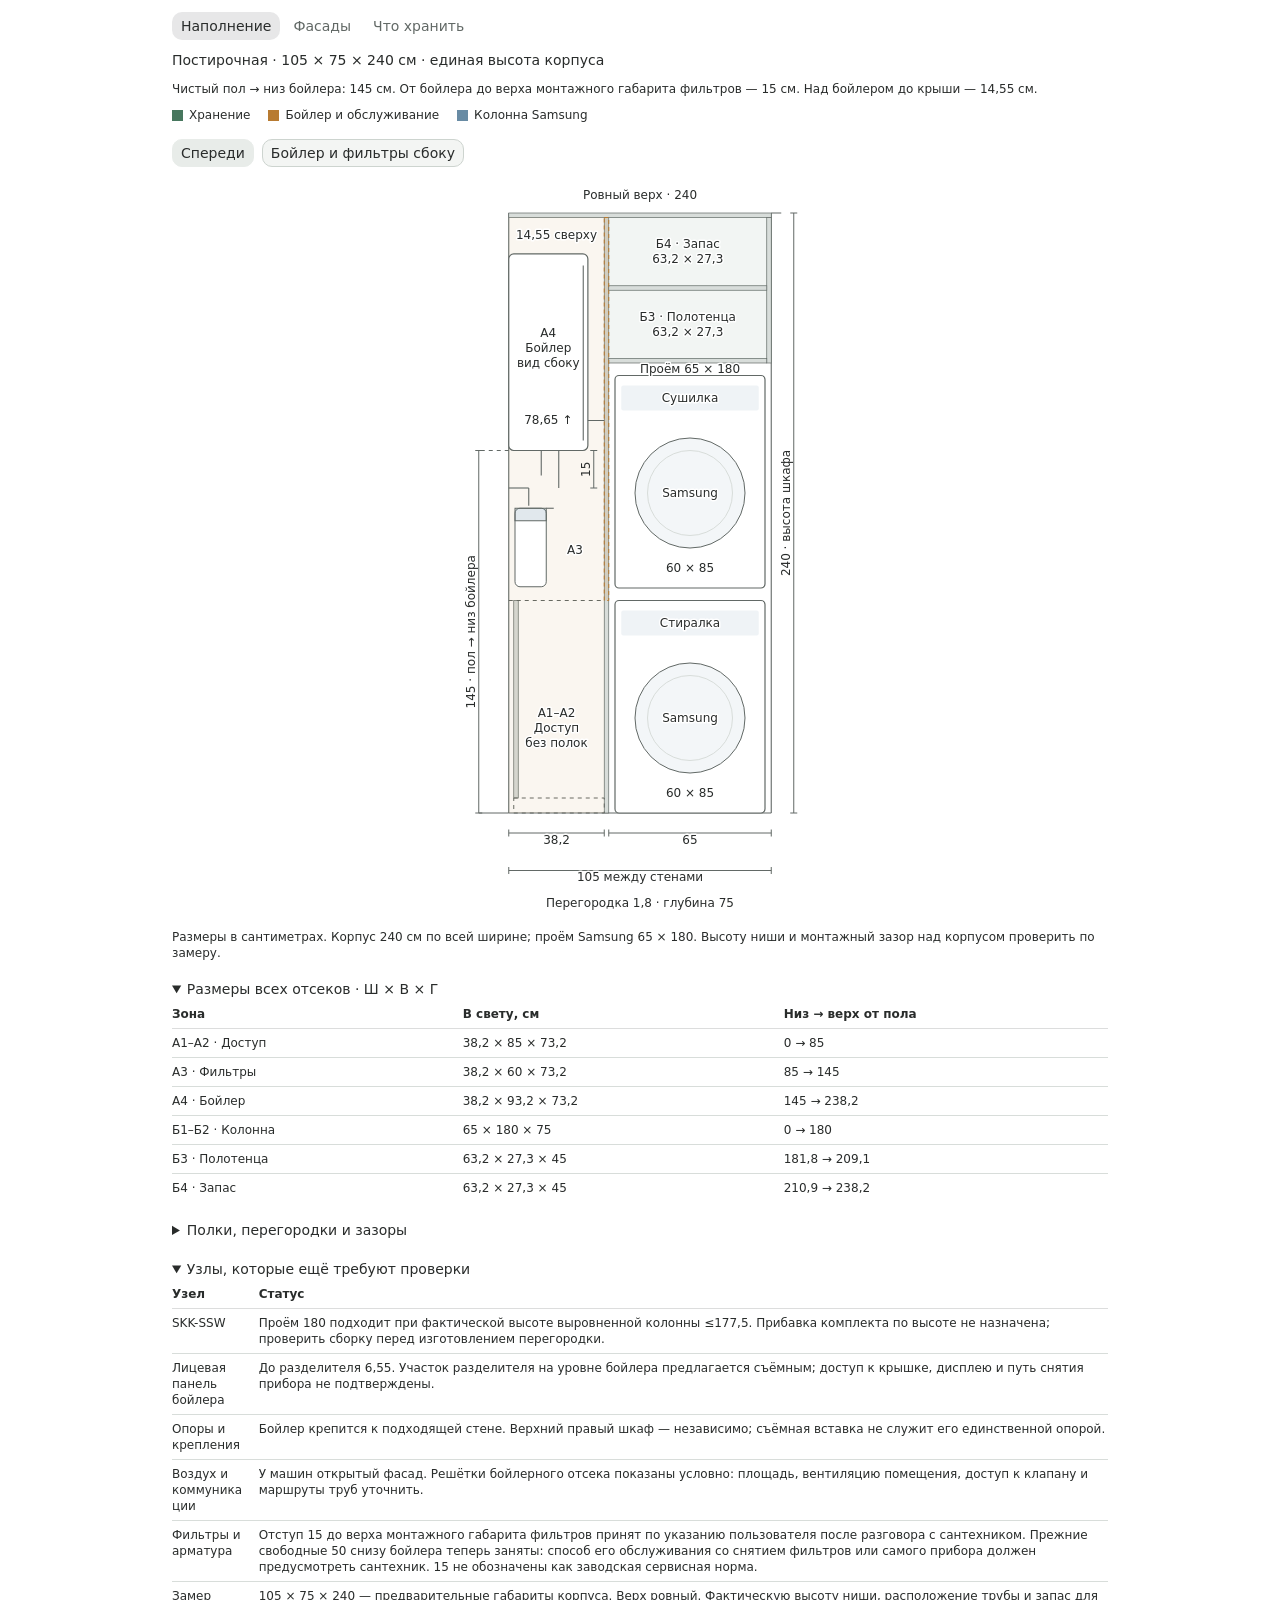
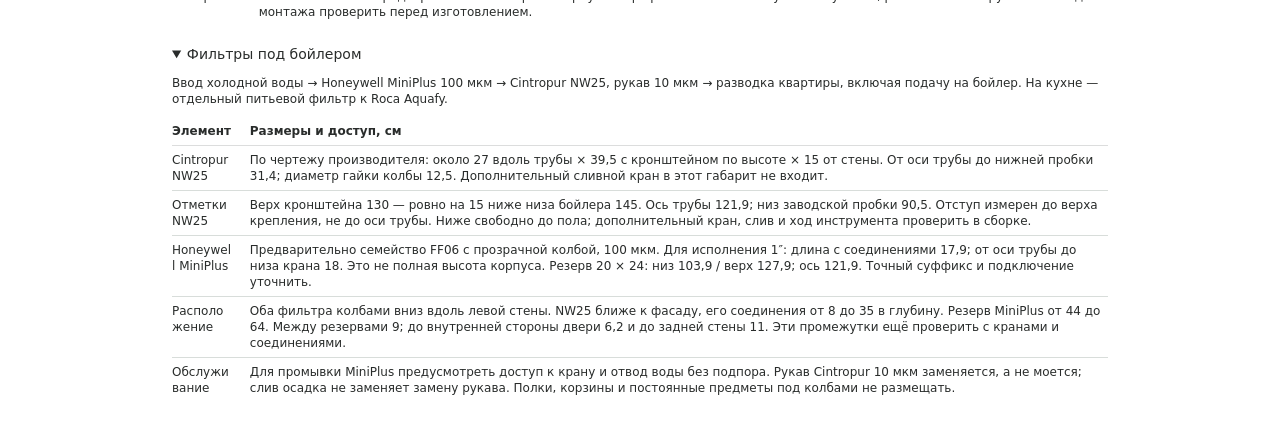
<file: laundry-preview.html>
<!doctype html>
<html lang="ru" data-furniture-preview>
<head>
<meta charset="utf-8">
<meta name="viewport" content="width=device-width, initial-scale=1">
<meta name="referrer" content="no-referrer">
<meta http-equiv="Content-Security-Policy" content="default-src 'none'; script-src 'unsafe-inline' 'unsafe-eval' 'wasm-unsafe-eval' blob: data: https://cdnjs.cloudflare.com https://cdn.jsdelivr.net https://esm.sh https://fonts.bunny.net https://fonts.googleapis.com https://fonts.gstatic.com https://unpkg.com; style-src 'unsafe-inline' blob: data: https://cdnjs.cloudflare.com https://cdn.jsdelivr.net https://esm.sh https://fonts.bunny.net https://fonts.googleapis.com https://fonts.gstatic.com https://unpkg.com; img-src blob: data: https://cdnjs.cloudflare.com https://cdn.jsdelivr.net https://esm.sh https://fonts.bunny.net https://fonts.googleapis.com https://fonts.gstatic.com https://unpkg.com; font-src blob: data: https://cdnjs.cloudflare.com https://cdn.jsdelivr.net https://esm.sh https://fonts.bunny.net https://fonts.googleapis.com https://fonts.gstatic.com https://unpkg.com; media-src blob: data: https://cdnjs.cloudflare.com https://cdn.jsdelivr.net https://esm.sh https://fonts.bunny.net https://fonts.googleapis.com https://fonts.gstatic.com https://unpkg.com; worker-src blob:; connect-src blob: data:; frame-src 'none'; object-src 'none'; base-uri 'none'; form-action 'none'">
<title>Шкаф в постирочной — Мебель для дома</title>
<style>:root {
  color-scheme: light dark;
  background-color: var(
    --background,
    var(--color-background-primary, light-dark(rgb(255 255 255), rgb(24 24 24)))
  ) !important;

  /* Agent-facing contract; keep in sync with SKILL.md. */
  --background: var(
    --color-background-primary,
    light-dark(rgb(255 255 255), rgb(24 24 24))
  );
  --foreground: var(
    --color-text-primary,
    light-dark(rgb(26 28 31), rgb(255 255 255))
  );
  --card: color-mix(in oklab, var(--foreground) 5%, var(--background));
  --card-foreground: var(
    --color-text-primary,
    light-dark(rgb(26 28 31), rgb(255 255 255))
  );
  --popover: var(
    --color-background-secondary,
    light-dark(rgb(255 255 255), rgb(45 45 45))
  );
  --popover-foreground: var(
    --color-text-primary,
    light-dark(rgb(26 28 31), rgb(255 255 255))
  );
  --primary: var(
    --color-text-info,
    light-dark(rgb(51 156 255), rgb(131 195 255))
  );
  --primary-foreground: var(
    --color-text-inverse,
    light-dark(rgb(255 255 255), rgb(13 13 13))
  );
  --secondary: var(
    --color-background-secondary,
    light-dark(rgb(255 255 255 / 96%), rgb(54 54 54 / 96%))
  );
  --secondary-foreground: var(
    --color-text-primary,
    light-dark(rgb(26 28 31), rgb(255 255 255))
  );
  --muted: color-mix(in srgb, var(--foreground) 10%, transparent);
  --muted-foreground: var(
    --color-text-secondary,
    light-dark(rgb(26 28 31 / 49.4%), rgb(255 255 255 / 49.8%))
  );
  --accent: var(
    --color-background-info,
    light-dark(rgb(229 242 255), rgb(13 39 63))
  );
  --accent-foreground: var(
    --color-text-info,
    light-dark(rgb(51 156 255), rgb(131 195 255))
  );
  --destructive: var(
    --color-text-warning,
    light-dark(rgb(226 85 7), rgb(255 133 73))
  );
  --border: var(
    --color-border-secondary,
    light-dark(rgb(26 28 31 / 8%), rgb(255 255 255 / 8.2%))
  );
  --input: var(
    --color-border-primary,
    light-dark(
      rgb(26 28 31 / 11.8%),
      color-mix(in oklab, rgb(0 0 0) 10%, transparent)
    )
  );
  --ring: var(
    --color-ring-primary,
    light-dark(rgb(51 156 255), rgb(131 195 255 / 76%))
  );
  --font-size-base: var(--font-text-md-size, 14px);
  --blue: light-dark(rgb(51 156 255), rgb(51 156 255));
  --orange: light-dark(rgb(226 85 7), rgb(251 106 34));
  --green: light-dark(rgb(0 162 64), rgb(64 201 119));
  --red: light-dark(rgb(224 46 42), rgb(255 103 100));
  --purple: light-dark(rgb(146 79 247), rgb(173 123 249));
  --yellow: light-dark(rgb(255 195 0), rgb(255 210 64));
  --viz-series-1: var(--primary);
  --viz-series-2: light-dark(rgb(243 136 59), rgb(245 154 86));
  --viz-series-3: light-dark(rgb(93 201 119), rgb(116 213 139));
  --viz-series-4: light-dark(rgb(235 119 177), rgb(240 143 192));
  --viz-series-5: light-dark(rgb(155 121 236), rgb(170 145 239));
  --viz-series-6: light-dark(rgb(58 185 177), rgb(90 203 194));

  /* Internal implementation variables; not part of the agent contract. */
  --font-sans: -apple-system, system-ui, "Segoe UI", sans-serif;
  --font-mono:
    ui-monospace, SFMono-Regular, "SF Mono", Menlo, Consolas, "Liberation Mono",
    monospace;
  --font-size-normal: max(11px, var(--font-size-base));
  --font-size-tooltip: calc(var(--font-size-base) - 1px);
  --font-size-small: max(11px, calc(var(--font-size-base) - 2px));
  --font-size-h1: calc(var(--font-size-normal) * 1.7142857143);
  --font-size-h2: calc(var(--font-size-normal) * 1.4285714286);
  --font-size-h3: calc(var(--font-size-normal) * 1.2857142857);
  --font-weight-normal: 430;
  --font-weight-medium: 500;
  --icon-size: 16px;
  --line-height-normal: calc(var(--font-size-normal) * 1.5);
  --line-height-tooltip: calc(var(--font-size-tooltip) * 1.4285714286);
  --line-height-small: calc(var(--font-size-small) + 4px);
  --corner-shape: round;
  --radius: var(--border-radius-lg, 10px);
  --radius-sm: calc(var(--radius) * 0.6);
  --radius-md: calc(var(--radius) * 0.8);
  --radius-lg: var(--radius);
  --radius-2xl: calc(var(--radius) * 1.6);
  --radius-full: 9999px;
  --shadow-sm: 0 1px 2px -1px rgb(0 0 0 / 8%);
  --checkmark-image: url("data:image/svg+xml,%3Csvg xmlns='http://www.w3.org/2000/svg' viewBox='0 0 17 17'%3E%3Cpath d='M12.8961 3.64101C13.1297 3.41418 13.4984 3.37523 13.7779 3.56581C14.0571 3.75635 14.1554 4.11331 14.0299 4.41347L13.9615 4.53847L7.71151 13.7045C7.59411 13.8767 7.4063 13.9877 7.19881 14.0072C6.99136 14.0267 6.78564 13.9533 6.63826 13.806L2.88826 10.056L2.79842 9.9457C2.6192 9.67407 2.64927 9.30496 2.88826 9.06581C3.12738 8.82669 3.49647 8.79676 3.76815 8.97597L3.8785 9.06581L7.03084 12.2182L12.8053 3.74941L12.8961 3.64101Z'/%3E%3C/svg%3E");

  /* Legacy aliases; not part of the current agent contract. */
  --viz-bg: transparent;
  --viz-panel: var(--card);
  --viz-border: var(--border);
  --viz-text: var(--foreground);
  --viz-muted: var(--muted-foreground);
  --viz-accent: var(--primary);
  --viz-accent-text: var(--primary-foreground);
  --viz-accent-bg: var(--accent);
  --viz-font-size: var(--font-size-base);
  --viz-warning: var(--destructive);
}

:root[data-theme="light"] {
  color-scheme: light;
}

:root[data-theme="dark"] {
  color-scheme: dark;
}

* {
  box-sizing: border-box;
}

html > body {
  /* Preserve MCP aliases for older inline renderers without creating :root cycles. */
  --color-background-primary: var(
    --background,
    light-dark(rgb(255 255 255), rgb(24 24 24))
  );
  --color-text-primary: var(
    --foreground,
    light-dark(rgb(26 28 31), rgb(255 255 255))
  );
  --color-border-secondary: var(
    --border,
    light-dark(rgb(26 28 31 / 8%), rgb(255 255 255 / 8.2%))
  );

  margin: 0;
  padding: var(--visualize-paint-gutter, 0px);
  color: var(--foreground);
  background: transparent !important;
  font-family: var(--font-sans) !important;
  font-size: var(--font-size-normal);
  font-weight: var(--font-weight-normal);
  line-height: var(--line-height-normal);
}

a {
  color: color-mix(in srgb, var(--viz-accent) 80%, var(--viz-text) 20%);
  cursor: pointer;
  font-weight: var(--font-weight-medium, 500);
  text-decoration: none;
  text-underline-offset: 2px;
}

a:is(:hover, :focus-visible) {
  text-decoration-line: underline;
  text-decoration-style: dashed;
  text-decoration-thickness: 0.5px;
}

h1,
h2,
h3,
h4,
h5,
h6,
p {
  margin-block: 0;
}

h1 {
  font-size: var(--font-size-h1);
  font-weight: var(--font-weight-medium);
  line-height: 1.25;
}

h2 {
  font-size: var(--font-size-h2);
  font-weight: var(--font-weight-medium);
  line-height: 1.25;
}

h3,
h4,
h5,
h6 {
  font-size: var(--font-size-h3);
  font-weight: var(--font-weight-medium);
  line-height: 1.3;
}

b,
strong,
th {
  font-weight: var(--font-weight-medium);
}

code:not(pre code) {
  display: inline;
  padding: 1px 6px;
  border-radius: var(--radius-sm);
  corner-shape: var(--corner-shape);
  background: var(--muted);
  font-family: var(--font-mono);
  font-size: 0.92em;
  overflow-wrap: anywhere;
  -webkit-box-decoration-break: clone;
  box-decoration-break: clone;
  word-break: break-word;
}

.table-responsive {
  width: 100%;
  overflow-x: auto;
  scrollbar-width: thin;
}

.table {
  width: 100%;
  border-collapse: collapse;
  color: var(--foreground);
  font: inherit;
  text-align: start;
}

.table :is(th, td) {
  padding-block: 10px;
  padding-inline: 0 24px;
  overflow-wrap: anywhere;
  border-bottom: 1px solid var(--border);
  text-align: start;
  vertical-align: top;
}

.table-responsive > .table :is(th, td) {
  overflow-wrap: break-word;
}

.table :is(th, td):last-child {
  padding-inline-end: 0;
}

.table :is(caption, thead th) {
  font-weight: 600;
}

.table thead th {
  padding-block: 8px;
  border-bottom-color: color-mix(in srgb, var(--foreground) 16%, transparent);
}

.table tbody tr:last-child :is(th, td) {
  border-bottom: 0;
}

.table.table-sm :is(th, td) {
  padding-block: 6px;
}

.table.table-sm :is(th, td):not(:last-child) {
  padding-inline-end: 16px;
}

.table :is(.text-end, [align="right"]) {
  text-align: end;
  font-variant-numeric: tabular-nums;
}

.table :is(.text-center, [align="center"]) {
  text-align: center;
}

.table .text-nowrap {
  white-space: nowrap;
}

#widget {
  display: flex;
  flex-direction: column;
  gap: 12px;
  width: 100%;
  padding: 0;
  background: transparent !important;
}

.card {
  min-width: 0;
  padding: 12px;
  overflow: hidden;
  overflow-wrap: break-word;
  border-radius: var(--radius-2xl);
  corner-shape: var(--corner-shape);
  color: var(--card-foreground);
  background: var(--card);
}

#widget > :not(.card, .progress) {
  width: 100% !important;
  max-width: none !important;
  margin: 0 !important;
  padding: 0 !important;
  border: 0 !important;
  border-radius: 0 !important;
  background: transparent !important;
  box-shadow: none !important;
}

.tooltip {
  position: fixed;
  z-index: 50;
  top: 0;
  left: 0;
  width: max-content;
  max-width: min(
    20rem,
    var(--tooltip-available-width, calc(100vw - 10px)),
    calc(100vw - 10px)
  );
  max-height: min(
    var(--tooltip-available-height, calc(100vh - 10px)),
    calc(100vh - 10px)
  );
  padding: 4px 8px;
  border: 1px solid var(--border);
  border-radius: var(--radius-lg);
  corner-shape: var(--corner-shape);
  color: var(--popover-foreground);
  background: var(--popover);
  box-shadow: none;
  font-size: var(--font-size-tooltip);
  line-height: var(--line-height-tooltip);
  overflow-wrap: break-word;
  white-space: normal;
  pointer-events: none;
  user-select: none;
}

.viz-grid {
  display: grid;
  grid-template-columns: repeat(auto-fit, minmax(max(180px, 24%), 1fr));
  gap: 10px;
}

.viz-stat {
  display: flex;
  flex-direction: column;
  gap: 2px;
}

.viz-stat-value {
  font-size: var(--font-size-h2);
  font-weight: var(--font-weight-medium);
  line-height: 1.25;
}

.viz-row {
  display: flex;
  flex-wrap: wrap;
  align-items: center;
  gap: 10px;
}

hr {
  width: 100%;
  height: 1px;
  margin-block: 6px;
  border: 0;
  background: var(--border);
}

.nav {
  display: flex;
  min-width: 0;
  align-items: center;
  gap: 4px;
}

.progress {
  display: flex;
  height: 8px;
  margin-block: calc((var(--line-height-normal, 1.5em) - 8px) / 2);
  overflow: hidden;
  border: 0;
  border-radius: var(--radius-full);
  background: var(--muted);
}

.progress-bar:only-child {
  border-radius: var(--radius-full);
}

.progress-bar {
  height: 100%;
  flex-shrink: 0;
  border: 0;
  background: var(--viz-series-1);
}

.viz-badge {
  padding: 3px 8px;
  border-radius: var(--radius-full);
  color: var(--accent-foreground);
  background: var(--accent);
  font-weight: var(--font-weight-medium);
}

small,
.text-small,
.viz-badge {
  font-size: var(--font-size-small);
  line-height: var(--line-height-small);
}

.text-muted {
  color: var(--muted-foreground);
}

.tabular-nums {
  font-variant-numeric: tabular-nums;
}

.sr-only {
  position: absolute;
  width: 1px;
  height: 1px;
  padding: 0;
  overflow: hidden;
  clip: rect(0, 0, 0, 0);
  white-space: nowrap;
  border: 0;
}

.viz-controls {
  display: flex;
  flex-wrap: wrap;
  align-items: center;
  gap: 8px;
}

.viz-controls > .form-label {
  display: grid;
  min-width: min(100%, 260px);
  flex: 1 1 280px;
  grid-template-columns: minmax(0, 1fr) auto;
  align-items: baseline;
  gap: 2px 12px;
  margin-bottom: 0;
}

.viz-controls > .form-label > :is(.form-control, .form-range, .form-select) {
  grid-column: 1 / -1;
}

.btn,
.nav-link,
.form-check-input,
.form-control,
.form-range,
.form-select {
  font: inherit;
}

.btn,
.nav-link {
  appearance: button;
  display: inline-flex;
  inline-size: fit-content;
  max-inline-size: 100%;
  min-height: 28px;
  align-items: center;
  justify-content: center;
  gap: 4px;
  margin: 0;
  padding: 0 8px;
  -webkit-app-region: no-drag;
  border: 1px solid var(--input);
  border-radius: var(--radius-lg);
  corner-shape: var(--corner-shape);
  color: var(--secondary-foreground);
  background: var(--secondary);
  cursor: var(--cursor-interaction, pointer);
  text-align: center;
  text-decoration: none;
  white-space: nowrap;
  user-select: none;
  -webkit-font-smoothing: antialiased;
}

.btn:is(.btn-block, .viz-tile) {
  inline-size: 100%;
}

.btn.viz-tile {
  min-width: 0;
  overflow-wrap: anywhere;
  white-space: normal;
}

a.btn {
  cursor: pointer;
  text-decoration: none;
}

.btn:not(:disabled):hover,
.nav-link:not(:disabled):not([aria-disabled="true"]):hover {
  background: color-mix(in srgb, var(--foreground) 6%, var(--secondary));
}

.btn-primary {
  border-color: transparent;
  color: var(--primary-foreground);
  background: var(--foreground);
  background-clip: padding-box;
}

.btn-primary .text-muted {
  color: color-mix(in srgb, var(--primary-foreground) 50%, transparent);
}

.btn-primary:not(:disabled):hover {
  background: color-mix(in srgb, var(--foreground) 80%, transparent);
  background-clip: padding-box;
}

.btn-ghost {
  border-color: transparent;
  color: var(--muted-foreground);
  background: transparent;
}

.btn-ghost:not(:disabled):hover {
  color: var(--foreground);
  background: color-mix(in srgb, var(--foreground) 6%, var(--secondary));
}

.nav-pills .nav-link {
  min-width: 0;
  border-color: transparent;
  color: var(--muted-foreground);
  background: transparent;
}

.nav-justified .nav-link {
  flex: 1 1 0;
  overflow-wrap: anywhere;
  white-space: normal;
}

.nav-pills .nav-link.active {
  color: var(--foreground);
  background: var(--muted);
}

.btn:disabled,
.nav-link:disabled,
.nav-link[aria-disabled="true"] {
  cursor: not-allowed;
  opacity: 0.4;
}

[data-lucide] {
  stroke-width: 1.6;
}

.form-label {
  display: block;
  margin-bottom: 6px;
  color: var(--foreground);
}

.form-control {
  display: block;
  width: 100%;
  min-height: 28px;
  padding: 0 8px;
  outline: none;
  border: 1px solid var(--input);
  border-radius: var(--radius-lg);
  corner-shape: var(--corner-shape);
  color: var(--foreground);
  background: var(--secondary);
}

.form-control::placeholder {
  color: var(--muted-foreground);
}

.form-control[type="file"] {
  padding: 0;
  overflow: hidden;
  cursor: var(--cursor-interaction, pointer);
}

.form-control[type="file"]::file-selector-button {
  min-height: 26px;
  margin-right: 8px;
  padding: 0 8px;
  border: 0;
  border-right: 1px solid var(--input);
  color: var(--secondary-foreground);
  background: var(--secondary);
  cursor: inherit;
  font: inherit;
}

.form-control[type="file"]:not(:disabled):hover::file-selector-button {
  background: color-mix(in srgb, var(--foreground) 6%, var(--secondary));
}

.form-control-color[type="color"] {
  width: 40px;
  height: 28px;
  padding: 3px;
  cursor: var(--cursor-interaction, pointer);
}

.form-control-color[type="color"]::-webkit-color-swatch-wrapper {
  padding: 0;
}

.form-control-color[type="color"]::-webkit-color-swatch {
  border: 0;
  border-radius: calc(var(--radius-lg) - 4px);
  corner-shape: var(--corner-shape);
}

textarea.form-control {
  height: auto;
  min-height: 72px;
  padding: 8px 10px;
  resize: vertical;
}

.form-control:focus-visible {
  border-color: var(--ring);
  box-shadow: inset 0 0 0 1px var(--ring);
}

.form-control:disabled,
.form-select:disabled {
  cursor: not-allowed;
  opacity: 0.4;
}

.form-select {
  appearance: none;
  display: block;
  width: 100%;
  min-height: 28px;
  margin: 0;
  padding: 0 32px 0 8px;
  outline: none;
  border: 1px solid var(--input);
  border-radius: var(--radius-lg);
  corner-shape: var(--corner-shape);
  color: var(--foreground);
  background-color: var(--secondary);
  background-image:
    linear-gradient(45deg, transparent 50%, var(--muted-foreground) 50%),
    linear-gradient(135deg, var(--muted-foreground) 50%, transparent 50%);
  background-position:
    calc(100% - 14px) 50%,
    calc(100% - 10px) 50%;
  background-repeat: no-repeat;
  background-size: 4px 4px;
  cursor: var(--cursor-interaction, default);
}

.form-select:not(:disabled):hover {
  background-color: color-mix(in srgb, var(--foreground) 6%, var(--secondary));
}

.form-select:focus-visible {
  border-color: var(--ring);
  box-shadow: inset 0 0 0 1px var(--ring);
}

.form-check {
  display: flex;
  min-height: 20px;
  align-items: center;
  gap: 6px;
}

.form-check-input {
  appearance: none;
  width: 14px;
  height: 14px;
  flex: 0 0 auto;
  margin: 0;
  border: 1px solid var(--input);
  color: var(--primary-foreground);
  background-color: transparent;
  cursor: var(--cursor-interaction, default);
  transition:
    background-color 150ms,
    border-color 150ms,
    box-shadow 150ms;
}

.form-check:not(.form-switch) .form-check-input[type="checkbox"] {
  border-color: var(--input);
  border-radius: var(--radius-sm);
  corner-shape: var(--corner-shape);
  background-color: var(--secondary);
  box-shadow: var(--shadow-sm);
}

.form-check:not(.form-switch)
  .form-check-input:not(:disabled):not(:checked):hover {
  background-color: var(--card);
}

.form-check:not(.form-switch) .form-check-input[type="checkbox"]:checked {
  border-color: var(--primary);
  background-color: var(--primary);
}

.form-check:not(.form-switch)
  .form-check-input[type="checkbox"]:checked::before {
  display: block;
  width: 100%;
  height: 100%;
  background: var(--primary-foreground);
  content: "";
  mask: var(--checkmark-image) center / 12px 12px no-repeat;
}

.form-check-input[type="radio"] {
  width: 14px;
  height: 14px;
  border-radius: var(--radius-full);
}

.form-check-input[type="radio"]:checked {
  border: 2px solid var(--primary);
  background:
    radial-gradient(circle, var(--primary-foreground) 0 2.5px, transparent 3px),
    var(--primary);
}

.form-check:not(.form-switch) .form-check-input:focus-visible {
  outline: 2px solid var(--ring);
  outline-offset: 2px;
}

.form-check:not(.form-switch) .form-check-input:disabled {
  cursor: not-allowed;
  pointer-events: none;
}

.form-check:not(.form-switch) .form-check-input:disabled + .form-check-label {
  cursor: not-allowed;
}

.form-switch .form-check-input:disabled,
.form-switch .form-check-input:disabled + .form-check-label {
  cursor: not-allowed;
  opacity: 0.6;
}

.form-check-label {
  color: var(--foreground);
  cursor: var(--cursor-interaction, default);
}

.form-switch .form-check-input {
  position: relative;
  width: 32px;
  height: 20px;
  border: 0;
  border-radius: var(--radius-full);
  background: var(--muted);
  box-shadow: none;
  transition: background-color 200ms cubic-bezier(0, 0, 0.2, 1);
}

.form-switch .form-check-input::before {
  position: absolute;
  top: 50%;
  left: 0;
  width: 16px;
  height: 16px;
  box-sizing: border-box;
  border: 1px solid light-dark(var(--primary-foreground), var(--foreground));
  border-radius: var(--radius-full);
  background: light-dark(var(--primary-foreground), var(--foreground));
  box-shadow: var(--shadow-sm);
  content: "";
  transform: translate(2px, -50%);
  transition: transform 200ms cubic-bezier(0, 0, 0.2, 1);
}

.form-switch .form-check-input:checked {
  background: var(--primary);
}

.form-switch .form-check-input:checked::before {
  transform: translate(14px, -50%);
}

.form-switch .form-check-input:focus-visible {
  box-shadow: 0 0 0 2px var(--ring);
}

.form-range {
  appearance: none;
  display: block;
  width: 100%;
  height: 28px;
  flex: 1;
  margin: 0;
  padding: 0;
  outline: none;
  border: 0;
  accent-color: var(--primary);
  background: linear-gradient(
      color-mix(in srgb, var(--foreground) 7%, transparent),
      color-mix(in srgb, var(--foreground) 7%, transparent)
    )
    center / 100% 2px no-repeat;
}

.form-range::-webkit-slider-runnable-track {
  height: 28px;
  background: transparent;
}

.form-range::-webkit-slider-thumb {
  appearance: none;
  width: 20px;
  height: 20px;
  margin-top: 4px;
  border: 1px solid var(--border);
  border-radius: var(--radius-full);
  background: light-dark(var(--primary-foreground), var(--foreground));
}

.form-range:focus-visible::-webkit-slider-thumb {
  border-color: var(--ring);
  box-shadow: inset 0 0 0 1px var(--ring);
}

.form-range::-moz-range-track {
  height: 28px;
  background: transparent;
}

.form-range::-moz-range-thumb {
  width: 20px;
  height: 20px;
  border: 1px solid var(--border);
  border-radius: var(--radius-full);
  background: light-dark(var(--primary-foreground), var(--foreground));
}

.form-range:focus-visible::-moz-range-thumb {
  border-color: var(--ring);
  box-shadow: inset 0 0 0 1px var(--ring);
}

.form-range:disabled {
  cursor: not-allowed;
  opacity: 0.4;
}

.btn:not(.btn-primary, .viz-tile):is(
  [aria-pressed="true"],
  [aria-selected="true"],
  .is-selected
) {
  border-color: var(--primary);
  color: var(--primary-foreground);
  background: var(--primary);
}

.btn.viz-tile:is([aria-pressed="true"], [aria-selected="true"], .is-selected) {
  border-color: var(--primary);
  box-shadow: inset 0 0 0 1px var(--primary);
}

.btn:focus-visible,
.nav-link:focus-visible {
  outline: 2px solid var(--ring);
  outline-offset: 2px;
}

@media (pointer: coarse) {
  .btn,
  .nav-link,
  .form-control,
  .form-select {
    min-width: 44px;
    min-height: 44px;
  }

  /* Keep small-screen WebKit from zooming when a text field receives focus. */
  .form-control,
  .form-select {
    font-size: max(16px, var(--font-size-normal));
  }

  .form-control[type="file"]::file-selector-button {
    min-width: 44px;
    min-height: 44px;
  }

  .form-control-color[type="color"] {
    width: 44px;
    height: 44px;
  }

  .form-control:is(
    [type="date"],
    [type="datetime-local"],
    [type="month"],
    [type="time"],
    [type="week"]
  ) {
    min-width: 0;
    max-width: 100%;
    padding-block: 8px;
  }

  .form-check {
    min-height: 44px;
    padding-inline: 15px;
  }

  .form-check-input {
    position: relative;
  }

  .form-check-input::after {
    position: absolute;
    top: 50%;
    left: 50%;
    width: 44px;
    height: 44px;
    content: "";
    transform: translate(-50%, -50%);
  }

  .form-check-label {
    display: inline-flex;
    min-width: 44px;
    min-height: 44px;
    align-items: center;
  }

  .form-range {
    height: 44px;
    touch-action: pan-y;
  }

  .form-range::-webkit-slider-runnable-track {
    height: 44px;
  }

  .form-range::-moz-range-track {
    height: 44px;
  }

  .form-range::-webkit-slider-thumb {
    margin-top: 12px;
  }
}

svg {
  display: block;
  max-width: 100%;
  height: auto;
}

#widget > svg {
  width: 100%;
}

/* Model-authored chart rules can otherwise stretch icons after these styles load. */
svg.lucide {
  display: block;
  width: var(--icon-size) !important;
  height: var(--icon-size) !important;
  flex: none;
  margin: 0 !important;
  stroke-width: 1.6;
}

.text-warning,
.text-destructive {
  color: var(--destructive);
}

html>body{padding:0}</style>
</head>
<body>
<div id="laundry-wardrobe">
  <div class="nav nav-pills" role="tablist" aria-label="Шкаф в постирочной">
    <button class="nav-link active" id="lw-fill-tab" type="button" role="tab" aria-controls="lw-fill" aria-selected="true">Наполнение</button>
    <button class="nav-link" id="lw-front-tab" type="button" role="tab" aria-controls="lw-front" aria-selected="false">Фасады</button>
    <button class="nav-link" id="lw-store-tab" type="button" role="tab" aria-controls="lw-store" aria-selected="false">Что хранить</button>
  </div>
  <div class="lw-meta">Постирочная · 105 × 75 × 240 см · единая высота корпуса</div>
  <div class="lw-meta text-small">Чистый пол → низ бойлера: <strong>145 см</strong>. От бойлера до верха монтажного габарита фильтров — <strong>15 см</strong>. Над бойлером до крыши — 14,55 см.</div>
  <div class="lw-legend text-small"><span><i class="lw-swatch lw-stock"></i>Хранение</span><span><i class="lw-swatch lw-service"></i>Бойлер и обслуживание</span><span><i class="lw-swatch lw-machine"></i>Колонна Samsung</span></div>

  <div id="lw-fill" role="tabpanel" aria-labelledby="lw-fill-tab">
    <div class="viz-controls" role="group" aria-label="Проекция наполнения">
      <button type="button" class="btn" data-projection="front" aria-pressed="true">Спереди</button>
      <button type="button" class="btn" data-projection="side" aria-pressed="false">Бойлер и фильтры сбоку</button>
    </div>
    <div class="lw-stage" data-stage="fill"><svg role="img" aria-label="Шкаф единой высоты 240 см: бойлер и фильтры слева, стиральная и сушильная машины справа"></svg></div>
    <div class="lw-caption text-small" data-caption>Размеры в сантиметрах. Корпус 240 см по всей ширине; проём Samsung 65 × 180. Высоту ниши и монтажный зазор над корпусом проверить по замеру.</div>
    <details open class="lw-details"><summary>Размеры всех отсеков · Ш × В × Г</summary>
      <div class="table-responsive"><table class="table table-sm text-small"><thead><tr><th>Зона</th><th>В свету, см</th><th>Низ → верх от пола</th></tr></thead><tbody data-dimensions></tbody></table></div>
    </details>
    <details class="lw-details"><summary>Полки, перегородки и зазоры</summary>
      <div class="table-responsive"><table class="table table-sm text-small"><thead><tr><th>Элемент</th><th>Размер / положение, см</th></tr></thead><tbody>
      <tr><td>Ширина между стенами</td><td>38,2 + разделитель 1,8 + проём техники 65 = 105</td></tr>
      <tr><td>А1–А2 · доступ снизу</td><td>38,2 × 85 × 73,2; без полок и мебельного дна. Фильтры подняты в А3 непосредственно под бойлер. Крепление фильтров и труб к стене независимо от мебели.</td></tr>
      <tr><td>Цоколь и доступ слева</td><td>Съёмный цоколь 6 только перед отсеком; за ним готовый пол. Добор 2 и передняя стойка 1,8 оставляют около 34,4 по ширине входа до учёта петель; сплошной боковины внутри нет.</td></tr>
      <tr><td>Граница на высоте 85</td><td>Стык левых дверей и условная граница зон; горизонтальной полки нет. Для снятия колб открываются обе дверцы.</td></tr>
      <tr><td>Пол → низ бойлера</td><td>145 от чистого пола до нижней заводской точки бойлера (патрубков). Подключённые трубы и арматура ниже; их отметки пока не заданы.</td></tr>
      <tr><td>Бойлер</td><td>Верх 223,65. До нижней стороны крыши 238,2 — 14,55. В проверенной инструкции Bosch отдельный минимум сверху не указан: ход навешивания и снятия проверить по креплению.</td></tr>
      <tr><td>Положение в глубину</td><td>Бойлер от 13,1 до 70 от передней плоскости; до задней стены 5; до внутренней стороны двери 11,3</td></tr>
      <tr><td>Перегородка над машинами</td><td>Низ 180 / верх 181,8; глубина 45; независимое крепление</td></tr>
      <tr><td>Полка между Б3 и Б4</td><td>Низ 209,1 / верх 210,9; глубина 45. Обе ниши по 27,3 в свету</td></tr>
      <tr><td>Крыша корпуса</td><td>Общая отметка по всей ширине: низ 238,2 / верх 240. 240 — наружная высота шкафа; монтажный зазор до потолка или короба не включён.</td></tr>
      <tr><td>Наружные стенки</td><td>У бойлера слева и у машин справа — стены помещения. У верхнего правого шкафчика добавлена боковина 1,8</td></tr>
      <tr><td>Глубина хранения</td><td>Б3 и Б4 — 45. Внизу слева теперь только водоподготовка, без хранения бытовой химии и белья.</td></tr>
      </tbody></table></div>
    </details>
    <details open class="lw-details"><summary>Узлы, которые ещё требуют проверки</summary>
      <table class="table table-sm text-small"><thead><tr><th>Узел</th><th>Статус</th></tr></thead><tbody>
      <tr><td>SKK-SSW</td><td>Проём 180 подходит при фактической высоте выровненной колонны ≤177,5. Прибавка комплекта по высоте не назначена; проверить сборку перед изготовлением перегородки.</td></tr>
      <tr><td>Лицевая панель бойлера</td><td>До разделителя 6,55. Участок разделителя на уровне бойлера предлагается съёмным; доступ к крышке, дисплею и путь снятия прибора не подтверждены.</td></tr>
      <tr><td>Опоры и крепления</td><td>Бойлер крепится к подходящей стене. Верхний правый шкаф — независимо; съёмная вставка не служит его единственной опорой.</td></tr>
      <tr><td>Воздух и коммуникации</td><td>У машин открытый фасад. Решётки бойлерного отсека показаны условно: площадь, вентиляцию помещения, доступ к клапану и маршруты труб уточнить.</td></tr>
      <tr><td>Фильтры и арматура</td><td>Отступ 15 до верха монтажного габарита фильтров принят по указанию пользователя после разговора с сантехником. Прежние свободные 50 снизу бойлера теперь заняты: способ его обслуживания со снятием фильтров или самого прибора должен предусмотреть сантехник. 15 не обозначены как заводская сервисная норма.</td></tr>
      <tr><td>Замер</td><td>105 × 75 × 240 — предварительные габариты корпуса. Верх ровный. Фактическую высоту ниши, расположение трубы и запас для монтажа проверить перед изготовлением.</td></tr>
      </tbody></table>
    </details>
    <details open class="lw-details"><summary>Фильтры под бойлером</summary>
      <div class="lw-meta text-small">Ввод холодной воды → Honeywell MiniPlus 100 мкм → Cintropur NW25, рукав 10 мкм → разводка квартиры, включая подачу на бойлер. На кухне — отдельный питьевой фильтр к Roca Aquafy.</div>
      <table class="table table-sm text-small"><thead><tr><th>Элемент</th><th>Размеры и доступ, см</th></tr></thead><tbody>
        <tr><td>Cintropur NW25</td><td>По чертежу производителя: около 27 вдоль трубы × 39,5 с кронштейном по высоте × 15 от стены. От оси трубы до нижней пробки 31,4; диаметр гайки колбы 12,5. Дополнительный сливной кран в этот габарит не входит.</td></tr>
        <tr><td>Отметки NW25</td><td>Верх кронштейна 130 — ровно на 15 ниже низа бойлера 145. Ось трубы 121,9; низ заводской пробки 90,5. Отступ измерен до верха крепления, не до оси трубы. Ниже свободно до пола; дополнительный кран, слив и ход инструмента проверить в сборке.</td></tr>
        <tr><td>Honeywell MiniPlus</td><td>Предварительно семейство FF06 с прозрачной колбой, 100 мкм. Для исполнения 1″: длина с соединениями 17,9; от оси трубы до низа крана 18. Это не полная высота корпуса. Резерв 20 × 24: низ 103,9 / верх 127,9; ось 121,9. Точный суффикс и подключение уточнить.</td></tr>
        <tr><td>Расположение</td><td>Оба фильтра колбами вниз вдоль левой стены. NW25 ближе к фасаду, его соединения от 8 до 35 в глубину. Резерв MiniPlus от 44 до 64. Между резервами 9; до внутренней стороны двери 6,2 и до задней стены 11. Эти промежутки ещё проверить с кранами и соединениями.</td></tr>
        <tr><td>Обслуживание</td><td>Для промывки MiniPlus предусмотреть доступ к крану и отвод воды без подпора. Рукав Cintropur 10 мкм заменяется, а не моется; слив осадка не заменяет замену рукава. Полки, корзины и постоянные предметы под колбами не размещать.</td></tr>
      </tbody></table>
    </details>
  </div>

  <div id="lw-front" role="tabpanel" aria-labelledby="lw-front-tab" hidden>
    <div class="text-small lw-meta">Распашные дверцы · вершина треугольника — петли · поля до назначения зазоров</div>
    <div class="lw-stage" data-stage="front"><svg role="img" aria-label="Четыре мебельные дверцы: две слева и парные над машинами; колонна открыта спереди"></svg></div>
    <div class="table-responsive"><table class="table table-sm text-small"><thead><tr><th>Фасад</th><th>Поле Ш × В</th><th>Открывание / ручка от пола</th></tr></thead><tbody>
      <tr><td>А-низ · доступ А1–А2</td><td>38 × 79; от 6 до 85</td><td>Петли слева; ручка 72; цоколь ниже съёмный</td></tr>
      <tr><td>А-сервис · фильтры и бойлер</td><td>38 × 155; от 85 до 240</td><td>Петли слева; ручка 110; дверь снимается для сервиса</td></tr>
      <tr><td>Б-верх · пара</td><td>По 32,5 × 60; от 180 до 240</td><td>Петли на внешних сторонах; ручки у стыка на 190</td></tr>
      <tr><td>Колонна Samsung</td><td>Открытый проём 65 × 180</td><td>Собственные люки техники; мебельных дверей нет</td></tr>
    </tbody></table></div>
    <details class="lw-details" open><summary>Доступ и открывание</summary>
      <table class="table table-sm text-small"><tbody>
        <tr><td>Вылет мебельных дверей</td><td>Около 38 слева / 32,5 сверху справа. Подобрать петли под стену и добор; проверить вынос ручек.</td></tr>
        <tr><td>Проход перед колонной</td><td>Проектное пожелание — около 90 для загрузки и корзины; фактический проход пока неизвестен.</td></tr>
        <tr><td>Решётки А-сервис</td><td>Показано расположение сверху и снизу, а не рассчитанная свободная площадь.</td></tr>
        <tr><td>Верхние дверцы</td><td>Для верхней полки и человека ростом 160 см понадобится устойчивая ступенька.</td></tr>
      </tbody></table>
    </details>
  </div>

  <div id="lw-store" role="tabpanel" aria-labelledby="lw-store-tab" hidden>
    <div class="lw-stage" data-stage="storage"><svg role="img" aria-label="Фильтры в А3 непосредственно под бойлером, доступ под колбами и две полки для лёгкого запаса"></svg></div>
    <table class="table table-sm text-small"><thead><tr><th>Зона</th><th>Что разместить</th></tr></thead><tbody data-storage></tbody></table>
    <details class="lw-details"><summary>Габариты предметов и техника</summary>
      <table class="table table-sm text-small"><tbody>
        <tr><td>А1–А2</td><td>Свободный доступ под колбами, без полок. Сами фильтры находятся выше, в А3. Место для корзины и бытовой химии нужно предусмотреть отдельно.</td></tr>
        <tr><td>Кофры Б3 / Б4</td><td>Два мягких кофра до 28 × 24 × 40 каждый, Ш × В × Г; ниша 27,3 по высоте. Не считать полезной глубиной все 75 см шкафа.</td></tr>
        <tr><td>Не размещено</td><td>Полноразмерная гладильная доска, длинная швабра и вертикальный пылесос: в этой версии нет высокой свободной хозяйственной ниши.</td></tr>
        <tr><td>Стиралка</td><td>Samsung WW90DB7U94GEU4 · 60 × 85 × 60; с люком 63</td></tr>
        <tr><td>Сушилка</td><td>Samsung DV90DB7845GEU4 · 60 × 85 × 60; с люком 65</td></tr>
        <tr><td>Бойлер</td><td>Bosch TR5501iT 80 EBP по данным пользователя; геометрия совпадает с TR5501iT 80 DERB в руководстве. Артикул сверить при заказе.</td></tr>
      </tbody></table>
    </details>
    <details class="lw-details"><summary>Основания расчёта</summary>
      <div class="lw-sources text-small">
        <a href="https://downloadcenter.samsung.com/content/UM/202604/20260417142420821/OID77126_IB_D-PJT_WASHER-AD_SimpleUX_EN_260210.pdf" target="_blank" rel="noopener noreferrer">Samsung: размеры, установка, выбор комплекта</a>
        <a href="https://www.samsung.com/levant/support/model/DV90DB7845GEU4/" target="_blank" rel="noopener noreferrer">Samsung: инструкция сушилки</a>
        <a href="https://www.samsung.com/uk/support/model.SKK-SSW/" target="_blank" rel="noopener noreferrer">Samsung: SKK-SSW</a>
        <a href="https://bosch-it-it-b.boschhc-documents.com/download/pdf/file/6721877139" target="_blank" rel="noopener noreferrer">Bosch: чертёж и обслуживание, стр. 6, 13, 19</a>
        <a href="https://www.cintropur.com/wp-content/uploads/datasheetena5-v2025.pdf" target="_blank" rel="noopener noreferrer">Cintropur: NW25, монтажный чертёж, стр. 8</a>
        <a href="https://www.cintropur.com/wp-content/uploads/nw-18-25-32-notice-de-montage7-langues-1.pdf" target="_blank" rel="noopener noreferrer">Cintropur: установка и замена рукава</a>
        <a href="https://homecomfort-techlit.resideo.com/emeadocuments/pim%20-%20renamed/ff06-pd-en0h1115ge23.pdf" target="_blank" rel="noopener noreferrer">Resideo / Honeywell: MiniPlus FF06, размеры</a>
        <a href="https://homecomfort-techlit.resideo.com/emeadocuments/pim%20-%20renamed/ff06-ff06aam-ii-mu1h1115ge23.pdf" target="_blank" rel="noopener noreferrer">Resideo: установка, промывка и слив MiniPlus</a>
      </div>
    </details>
  </div>

  <style>
    #laundry-wardrobe{color-scheme:light;--background:#fff;--foreground:#292c2b;--muted-foreground:#626966;--border:#d8ddda;--primary:#e8ece9;--primary-foreground:#292c2b;--secondary:#f3f5f3;--secondary-foreground:#292c2b;--accent:#edf1ee;--accent-foreground:#292c2b;--input:#cdd4cf;--ring:#47775e;--viz-series-1:#47775e;--viz-series-2:#b87b31;--viz-series-3:#688ba4;background:var(--background);color:var(--foreground);padding:12px}
    #laundry-wardrobe .lw-meta{margin:10px 0}
    #laundry-wardrobe .lw-legend{display:flex;flex-wrap:wrap;gap:8px 18px;margin:10px 0 16px}
    #laundry-wardrobe .lw-legend span{display:inline-flex;align-items:center;gap:6px}
    #laundry-wardrobe .lw-swatch{display:inline-block;width:11px;height:11px}
    #laundry-wardrobe .lw-stock{background:var(--viz-series-1)}
    #laundry-wardrobe .lw-service{background:var(--viz-series-2)}
    #laundry-wardrobe .lw-machine{background:var(--viz-series-3)}
    #laundry-wardrobe .lw-stage{max-width:560px;margin:8px auto 12px}
    #laundry-wardrobe .lw-stage svg{display:block;width:100%}
    #laundry-wardrobe svg text{font-family:inherit;fill:var(--foreground);font-weight:400}
    #laundry-wardrobe .lw-caption{margin:8px 0 16px}
    #laundry-wardrobe .lw-details{margin:18px 0}
    #laundry-wardrobe summary{cursor:pointer}
    #laundry-wardrobe td,#laundry-wardrobe th{overflow-wrap:anywhere}
    #laundry-wardrobe .lw-sources{display:grid;gap:8px;margin-top:10px}
    #laundry-wardrobe .lw-stage .lw-dim{stroke:var(--muted-foreground);stroke-width:1;fill:none}
    #laundry-wardrobe .lw-stage .lw-panel{fill:var(--border);stroke:var(--muted-foreground);stroke-width:.7}
    #laundry-wardrobe .lw-stage .lw-outline{stroke:var(--muted-foreground);stroke-width:1.1;fill:none}
    #laundry-wardrobe .lw-stage .lw-guide{stroke:var(--muted-foreground);stroke-width:1;stroke-dasharray:4 4;fill:none}
  </style>
  <script>
  (()=>{
    const root=document.getElementById('laundry-wardrobe');
    const geo={height:240,t:1.8,boilerBottom:145,boilerH:78.65,filterGap:15,nwH:39.5,nwUnderAxis:31.4,doorSplit:85,machineTop:180};
    geo.roof=geo.height-geo.t;geo.boilerTop=geo.boilerBottom+geo.boilerH;geo.topGap=geo.roof-geo.boilerTop;
    geo.filterTop=geo.boilerBottom-geo.filterGap;geo.filterBottom=geo.filterTop-geo.nwH;geo.filterAxis=geo.filterBottom+geo.nwUnderAxis;
    geo.upperBottom=geo.machineTop+geo.t;geo.upperH=(geo.roof-geo.upperBottom-geo.t)/2;geo.upperShelf=geo.upperBottom+geo.upperH;
    const zones=[
      {id:'А1–А2',x:0,z:0,w:38.2,h:geo.doorSplit,d:73.2,color:2,name:'Доступ',use:'Свободное место под колбами для снятия и промывки. Без полок, корзины и химии; фильтры подняты в А3.'},
      {id:'А3',x:0,z:geo.doorSplit,w:38.2,h:geo.boilerBottom-geo.doorSplit,d:73.2,color:2,name:'Фильтры',use:'MiniPlus 100 мкм → NW25 с рукавом 10 мкм → квартира. Верх монтажного габарита 130; отступ до бойлера 15 по указанию пользователя и сантехника. Границы зоны условные, полок нет.'},
      {id:'А4',x:0,z:geo.boilerBottom,w:38.2,h:geo.roof-geo.boilerBottom,d:73.2,color:2,name:'Бойлер',use:'Вертикальный бойлер на левой стене. Верх прибора 223,65; до крыши 14,55. Над А3 нет полки.'},
      {id:'Б1–Б2',x:40,z:0,w:65,h:180,d:75,color:3,name:'Колонна',use:'Стиралка и сушилка с SKK-SSW. Открытый фасад, опора стиралки на готовый пол; никакого мебельного цоколя под машинами.'},
      {id:'Б3',x:40,z:geo.upperBottom,w:63.2,h:geo.upperH,d:45,color:1,name:'Полотенца',use:'Чистые полотенца и салфетки, мешочки для стирки; лёгкие вещи, которые нужны чаще.'},
      {id:'Б4',x:40,z:geo.upperShelf+geo.t,w:63.2,h:geo.upperH,d:45,color:1,name:'Запас',use:'Бумажная продукция, пустые мягкие кофры, лёгкий редкий запас. Без тяжёлых канистр.'}
    ];
    const fmt=n=>Number(n.toFixed(2)).toLocaleString('ru-RU');
    root.querySelector('[data-dimensions]').innerHTML=zones.map(c=>`<tr><td>${c.id} · ${c.name}</td><td>${fmt(c.w)} × ${fmt(c.h)} × ${fmt(c.d)}</td><td>${fmt(c.z)} → ${fmt(c.z+c.h)}</td></tr>`).join('');
    root.querySelector('[data-storage]').innerHTML=zones.map(c=>`<tr><td>${c.id} · ${c.name}</td><td>${c.use}</td></tr>`).join('');
    let projection='front';
    const NS='http://www.w3.org/2000/svg';
    function element(parent,tag,attrs={},text){const el=document.createElementNS(NS,tag);Object.entries(attrs).forEach(([k,v])=>el.setAttribute(k,v));if(text!==undefined)el.textContent=text;parent.appendChild(el);return el;}
    function base(svg,width,H,W,cap=2.5){
      svg.replaceChildren();const s=Math.min(cap,(width-94)/W),ox=(width-W*s)/2,oy=H*s+38;
      svg.setAttribute('viewBox',`0 0 ${width} ${oy+104}`);svg.setAttribute('height',oy+104);
      const X=x=>ox+x*s,Y=z=>oy-z*s;
      const line=(x1,z1,x2,z2,cls='lw-outline')=>element(svg,'line',{x1:X(x1),y1:Y(z1),x2:X(x2),y2:Y(z2),class:cls});
      const box=(x,z,w,h,attrs={})=>element(svg,'rect',{x:X(x),y:Y(z+h),width:w*s,height:h*s,...attrs});
      const text=(x,z,value,anchor='middle',attrs={})=>element(svg,'text',{x:X(x),y:Y(z),'text-anchor':anchor,'dominant-baseline':'middle','font-size':12,'paint-order':'stroke',stroke:'var(--background)','stroke-width':3,'stroke-linejoin':'round',...attrs},value);
      const lines=(x,z,values)=>values.forEach((v,i)=>text(x,z-i*15/s,v));
      const hd=(a,b,z,label)=>{line(a,z,b,z,'lw-dim');line(a,z-1.4,a,z+1.4,'lw-dim');line(b,z-1.4,b,z+1.4,'lw-dim');text((a+b)/2,z-7/s,label);};
      const vd=(x,a,b,label,attrs={})=>{const mark=line(x,a,x,b,'lw-dim');Object.entries(attrs).forEach(([k,v])=>mark.setAttribute(k,v));line(x-1.4,a,x+1.4,a,'lw-dim');line(x-1.4,b,x+1.4,b,'lw-dim');const px=X(x)-7,py=Y((a+b)/2);element(svg,'text',{x:px,y:py,'text-anchor':'middle','dominant-baseline':'middle','font-size':12,transform:`rotate(-90 ${px} ${py})`},label);};
      return {svg,s,ox,oy,X,Y,line,box,text,lines,hd,vd};
    }
    function shell(d){
      const{box,line,text,hd,vd,s}=d;
      line(0,0,105,0);line(0,0,0,geo.height);line(105,0,105,geo.height);
      box(38.2,0,1.8,geo.roof,{class:'lw-panel'});box(0,geo.roof,105,geo.t,{class:'lw-panel','data-cabinet-roof':'240'});
      box(103.2,180,1.8,geo.roof-180,{class:'lw-panel'});box(40,180,63.2,1.8,{class:'lw-panel'});box(40,geo.upperShelf,63.2,1.8,{class:'lw-panel'});
      box(2,6,1.8,geo.doorSplit-6,{class:'lw-panel'});box(2,0,36.2,6,{class:'lw-guide'});
      line(0,geo.doorSplit,38.2,geo.doorSplit,'lw-guide');
      line(105,geo.height,109,geo.height,'lw-dim');vd(114,0,geo.height,'240 · высота шкафа');
      line(0,145,-30/s,145,'lw-guide');line(0,0,-30/s,0,'lw-dim');
      vd(-30/s,0,145,'145 · пол → низ бойлера',{'data-floor-boiler-distance':'145'});
      hd(0,38.2,-8,'38,2');hd(40,105,-8,'65');hd(0,105,-23,'105 между стенами');
      text(52.5,-36,'Перегородка 1,8 · глубина 75');
    }
    function machine(d,z,label,compact=false){
      const{box,text,s,X,Y,svg}=d;
      box(42.5,z,60,85,{rx:4,fill:'var(--background)',stroke:'var(--muted-foreground)','stroke-width':1.2});
      box(45,z+71,55,10,{rx:2,fill:'var(--viz-series-3)','fill-opacity':.10});
      element(svg,'circle',{cx:X(72.5),cy:Y(z+38),r:22*s,fill:'var(--viz-series-3)','fill-opacity':.08,stroke:'var(--muted-foreground)','stroke-width':1});
      element(svg,'circle',{cx:X(72.5),cy:Y(z+38),r:17*s,fill:'none',stroke:'var(--border)','stroke-width':1});
      text(72.5,z+76,label);text(72.5,z+38,'Samsung');if(!compact)text(72.5,z+8,'60 × 85');
    }
    function front(svg,width,mode){
      const d=base(svg,width,geo.height,105),{s,box,text,lines,line,X,Y,vd}=d;shell(d);
      if(mode==='front'){
        function door(x,z,w,h,id,hinge,handleZ){
          box(x,z,w,h,{fill:'var(--viz-series-1)','fill-opacity':.055,stroke:'var(--muted-foreground)','stroke-width':1});
          const a=hinge==='left'?x+1:x+w-1,b=hinge==='left'?x+w-2:x+2;
          element(svg,'path',{d:`M ${X(b)} ${Y(z+3)} L ${X(a)} ${Y(z+h/2)} L ${X(b)} ${Y(z+h-3)}`,fill:'none',stroke:'var(--muted-foreground)','stroke-dasharray':'4 4','stroke-width':1});
          const hx=hinge==='left'?x+w-4:x+4;
          line(hx,handleZ-3,hx,handleZ+3);
          const labels=w*s<75?[id,fmt(w),`× ${fmt(h)}`]:[id,`${fmt(w)} × ${fmt(h)}`];
          lines(x+w/2,z+h/2+12,labels);
        }
        door(2,6,38,geo.doorSplit-6,'А-низ','left',72);door(2,geo.doorSplit,38,geo.height-geo.doorSplit,'А-сервис','left',110);
        door(40,180,32.5,geo.height-180,'Б-Л','left',190);door(72.5,180,32.5,geo.height-180,'Б-П','right',190);
        [92,geo.height-8].forEach(z=>{for(let i=0;i<3;i++)line(9,z+i*1.3,31,z+i*1.3);});
        machine(d,0,'Стиралка');machine(d,90,'Сушилка');
      }else{
        zones.forEach(c=>{if(c.id==='Б1–Б2')return;box(c.x,c.z,c.w,c.h,{fill:`var(--viz-series-${c.color})`,'fill-opacity':.07});});
        box(38.2,geo.doorSplit,1.8,geo.roof-geo.doorSplit,{fill:'var(--viz-series-2)','fill-opacity':.16,stroke:'var(--viz-series-2)','stroke-dasharray':'4 3'});
        box(0,145,31.65,78.65,{rx:5,fill:'var(--background)',stroke:'var(--muted-foreground)','stroke-width':1.2});
        line(29.8,149,29.8,219);line(13,145,13,135);line(20,145,20,130);
        if(mode==='storage'){
          zones.forEach(c=>{if(['Б1–Б2','А4','А1–А2','А3'].includes(c.id))return;lines(c.x+c.w/2,c.z+c.h/2+7/s,[c.id,c.name]);});
          lines(15.8,190,['А4','Бойлер','вид сбоку']);
        }else{
          zones.forEach(c=>{if(['Б1–Б2','А4','А1–А2','А3'].includes(c.id))return;const labels=c.w*s<85?[c.id,c.name]:[`${c.id} · ${c.name}`,`${fmt(c.w)} × ${fmt(c.h)}`];lines(c.x+c.w/2,c.z+c.h/2+7/s,labels);});
          lines(15.8,192,['А4','Бойлер','вид сбоку']);
          text(15.8,157,'78,65 ↑');text(19.1,(geo.boilerTop+geo.roof)/2,s<2.3?fmt(geo.topGap):`${fmt(geo.topGap)} сверху`);
          line(31.65,157,38.2,157,'lw-dim');
        }
        box(2.5,geo.filterBottom,12.5,31.4,{rx:5,fill:'var(--background)',stroke:'var(--muted-foreground)'});
        box(2.5,geo.filterAxis-5,12.5,5,{fill:'var(--viz-series-3)','fill-opacity':.2,stroke:'var(--muted-foreground)'});
        line(15,geo.filterAxis,18,geo.filterAxis);line(0,geo.filterTop,8,geo.filterTop);line(8,geo.filterTop,8,geo.filterAxis+1);
        text(26.5,105,'А3');
        lines(19.1,40,['А1–А2','Доступ','без полок']);
        vd(34,geo.filterTop,geo.boilerBottom,'15',{'data-boiler-filter-gap':'15'});
        machine(d,0,'Стиралка');machine(d,90,'Сушилка');
        if(s>=2.3)text(72.5,177.5,'Проём 65 × 180');
      }
      text(52.5,geo.height+7,'Ровный верх · 240');
    }
    function side(svg,width){
      svg.replaceChildren();const s=Math.min(2.5,(width-94)/75),ox=(width-75*s)/2,top=34,bottom=top+geo.height*s,H=bottom+68;
      svg.setAttribute('viewBox',`0 0 ${width} ${H}`);svg.setAttribute('height',H);
      const X=x=>ox+x*s,Y=z=>bottom-z*s;
      const line=(a,z,b,t,cls='lw-outline')=>element(svg,'line',{x1:X(a),y1:Y(z),x2:X(b),y2:Y(t),class:cls});
      const rect=(x,z,w,h,attrs={})=>element(svg,'rect',{x:X(x),y:Y(z+h),width:w*s,height:h*s,...attrs});
      const text=(x,z,str,anchor='middle')=>element(svg,'text',{x:X(x),y:Y(z),'text-anchor':anchor,'dominant-baseline':'middle','font-size':12,'paint-order':'stroke',stroke:'var(--background)','stroke-width':3,'stroke-linejoin':'round'},str);
      rect(1.8,geo.roof,73.2,geo.t,{class:'lw-panel'});
      rect(1.8,geo.doorSplit,73.2,geo.boilerBottom-geo.doorSplit,{fill:'var(--viz-series-2)','fill-opacity':.08});
      rect(1.8,0,73.2,geo.doorSplit,{fill:'var(--viz-series-2)','fill-opacity':.04});line(75,0,75,geo.height);line(0,0,0,geo.height,'lw-guide');line(0,0,75,0);
      line(1.8,geo.doorSplit,75,geo.doorSplit,'lw-guide');
      rect(13.1,145,56.9,78.65,{rx:7,fill:'var(--background)',stroke:'var(--muted-foreground)','stroke-width':1.2});
      element(svg,'circle',{cx:X(41.55),cy:Y(159),r:8*s,fill:'var(--viz-series-3)','fill-opacity':.09,stroke:'var(--muted-foreground)'});
      line(22,145,22,134);line(61,145,61,134);
      text(41.55,196,'Bosch · вертикально');text(41.55,188,'56,9 × 78,65');text(41.55,180,'Лицевая панель');
      text(37.5,(geo.filterTop+geo.boilerBottom)/2,'15 см до фильтров');text(41.55,(geo.boilerTop+geo.roof)/2,`${fmt(geo.topGap)} сверху`);
      const gapLine=line(73,geo.filterTop,73,geo.boilerBottom,'lw-dim');gapLine.setAttribute('data-boiler-filter-gap','15');line(71.5,geo.filterTop,74.5,geo.filterTop,'lw-dim');line(71.5,geo.boilerBottom,74.5,geo.boilerBottom,'lw-dim');
      const a=geo.filterAxis;
      rect(8,geo.filterBottom,27,geo.nwH,{class:'lw-guide','data-filter':'nw25-envelope'});
      rect(15.25,geo.filterBottom,12.5,27,{rx:6,fill:'var(--background)',stroke:'var(--muted-foreground)'});
      rect(15.25,a-4.4,12.5,7,{fill:'var(--viz-series-3)','fill-opacity':.15,stroke:'var(--muted-foreground)'});
      line(8,a,35,a);line(18.5,a+2.6,18.5,geo.filterTop);line(24.5,a+2.6,24.5,geo.filterTop);line(18.5,geo.filterTop,24.5,geo.filterTop);
      rect(44,a-18,20,24,{class:'lw-guide','data-filter':'miniplus-reserve'});
      rect(50.5,a-15,7,13,{rx:2,fill:'var(--background)',stroke:'var(--muted-foreground)'});
      line(44,a,64,a);line(54,a-18,54,a-15);line(52,a-17,56,a-17);
      line(35,a,44,a);line(64,a,69,a);line(39.5,a,41.5,a+1.5);line(39.5,a,41.5,a-1.5);
      text(21.5,a-13,'NW25');text(21.5,a-21,'10 мкм');text(54,a-24,'MiniPlus');text(54,a-32,'100 мкм');
      text(37.5,34,'Снятие колб и слив');text(37.5,26,'Без полок до пола');
      text(0,-5,'Фасад','start');text(75,-5,'Задняя стена','end');
      line(0,-12,75,-12,'lw-dim');line(0,-13.5,0,-10.5,'lw-dim');line(75,-13.5,75,-10.5,'lw-dim');text(37.5,-17,'Глубина шкафа 75');
      [0,geo.filterBottom,geo.filterAxis,geo.filterTop,145,geo.boilerTop,geo.height].forEach(z=>{line(-2,z,0,z,'lw-dim');text(-4,z,fmt(z),'end');});
    }
    function draw(){
      root.querySelectorAll('[data-stage]').forEach(stage=>{const w=stage.clientWidth;if(w<200)return;const svg=stage.querySelector('svg');if(stage.dataset.stage==='fill'&&projection==='side')side(svg,w);else front(svg,w,stage.dataset.stage==='fill'?'fill':stage.dataset.stage);});
    }
    root.querySelectorAll('[data-projection]').forEach(button=>button.addEventListener('click',()=>{
      projection=button.dataset.projection;root.querySelectorAll('[data-projection]').forEach(b=>b.setAttribute('aria-pressed',String(b===button)));
      root.querySelector('[data-caption]').textContent=projection==='side'?'Вид со стороны перегородки: NW25 ближе к фасаду, MiniPlus за ним. Отступ 15 см — от низа бойлера до верха крепления NW25. Ось труб 121,9. Пунктир: монтажный габарит NW25 и резерв MiniPlus; обвязку и слив уточнить.':'Размеры в сантиметрах. Корпус 240 см по всей ширине; проём Samsung 65 × 180. Высоту ниши и монтажный зазор над корпусом проверить по замеру.';draw();
    }));
    const observer=new ResizeObserver(draw);root.querySelectorAll('[data-stage]').forEach(e=>observer.observe(e));
    new MutationObserver(draw).observe(root,{subtree:true,attributes:true,attributeFilter:['hidden']});
    draw();
  })();
  </script>
</div>




<script id="codex-visualization-tabs">
(() => {
  const selector = '.nav[role="tablist"] [role="tab"]';
  const disabled = ':disabled,[aria-disabled="true"]';
  const selectTab = (selected) => {
    const panelId = selected.getAttribute("aria-controls");
    for (const tab of selected.closest('[role="tablist"]').querySelectorAll('[role="tab"]')) {
      const active = tab === selected;
      tab.classList.toggle("active", active);
      tab.setAttribute("aria-selected", String(active));
      const id = tab.getAttribute("aria-controls");
      const panel = id && document.getElementById(id);
      if (panel != null) {
        panel.hidden = id !== panelId;
        if (!panel.hidden && selected.id) {
          panel.setAttribute("aria-labelledby", selected.id);
        }
      }
    }
  };
  const interact = (event) => {
    const tab = event.target?.closest?.(selector);
    if (event.defaultPrevented || tab == null || tab.matches(disabled)) {
      return;
    }
    if (event.type === "click") {
      selectTab(tab);
      return;
    }
    const tabs = Array.from(
      tab.closest('[role="tablist"]').querySelectorAll('[role="tab"]'),
    ).filter((candidate) => !candidate.matches(disabled));
    const current = tabs.indexOf(tab);
    let next;
    if (event.key === "ArrowRight" || event.key === "ArrowDown") {
      next = (current + 1) % tabs.length;
    } else if (event.key === "ArrowLeft" || event.key === "ArrowUp") {
      next = (current + tabs.length - 1) % tabs.length;
    } else if (event.key === "Home") {
      next = 0;
    } else if (event.key === "End") {
      next = tabs.length - 1;
    } else {
      return;
    }
    event.preventDefault();
    tabs[next].focus();
    selectTab(tabs[next]);
  };

  for (const list of document.querySelectorAll('.nav[role="tablist"]')) {
    const selected =
      list.querySelector('[role="tab"][aria-selected="true"]') ??
      list.querySelector('[role="tab"].active') ??
      list.querySelector('[role="tab"]');
    if (selected != null) {
      selectTab(selected);
    }
  }
  document.addEventListener("click", interact);
  document.addEventListener("keydown", interact);
  window.addEventListener("pagehide", () => {
    document.removeEventListener("click", interact);
    document.removeEventListener("keydown", interact);
  }, { once: true });
})();
</script>



<!-- furniture-preview:start -->
<style>:root{color-scheme:light!important;--background:#fff;background:#fff!important}
html{margin:0;min-height:0}html>body{display:flow-root;margin:0;padding:0;min-height:0;background:#fff}
body>div[id]{max-width:960px;margin-inline:auto}</style>
<script>
// Embedded into each standalone preview by tools/prepare-previews.py.
(() => {
  'use strict';
  if (window.parent === window) return;
  const targetOrigin = location.protocol === 'file:' ? '*' : location.origin;
  let scheduled = false;
  let previousHeight = 0;
  function schedule() {
    if (scheduled) return;
    scheduled = true;
    requestAnimationFrame(() => {
      scheduled = false;
      if (document.body.getBoundingClientRect().width === 0) return;
      // Measure content, not the iframe viewport, so shorter tabs can shrink.
      const height = Math.ceil(document.body.getBoundingClientRect().height) + 2;
      if (height < 100 || height === previousHeight) return;
      previousHeight = height;
      window.parent.postMessage({type: 'furniture:height', height}, targetOrigin);
    });
  }
  new ResizeObserver(schedule).observe(document.body);
  window.addEventListener('load', schedule);
  window.addEventListener('message', event => {
    if (event.source !== window.parent || event.data?.type !== 'furniture:measure') return;
    if (location.protocol !== 'file:' && event.origin !== location.origin) return;
    previousHeight = 0;
    schedule();
  });
  document.fonts?.ready.then(schedule);
  schedule();
})();

</script>
<!-- furniture-preview:end -->
</body>
</html>
</file>
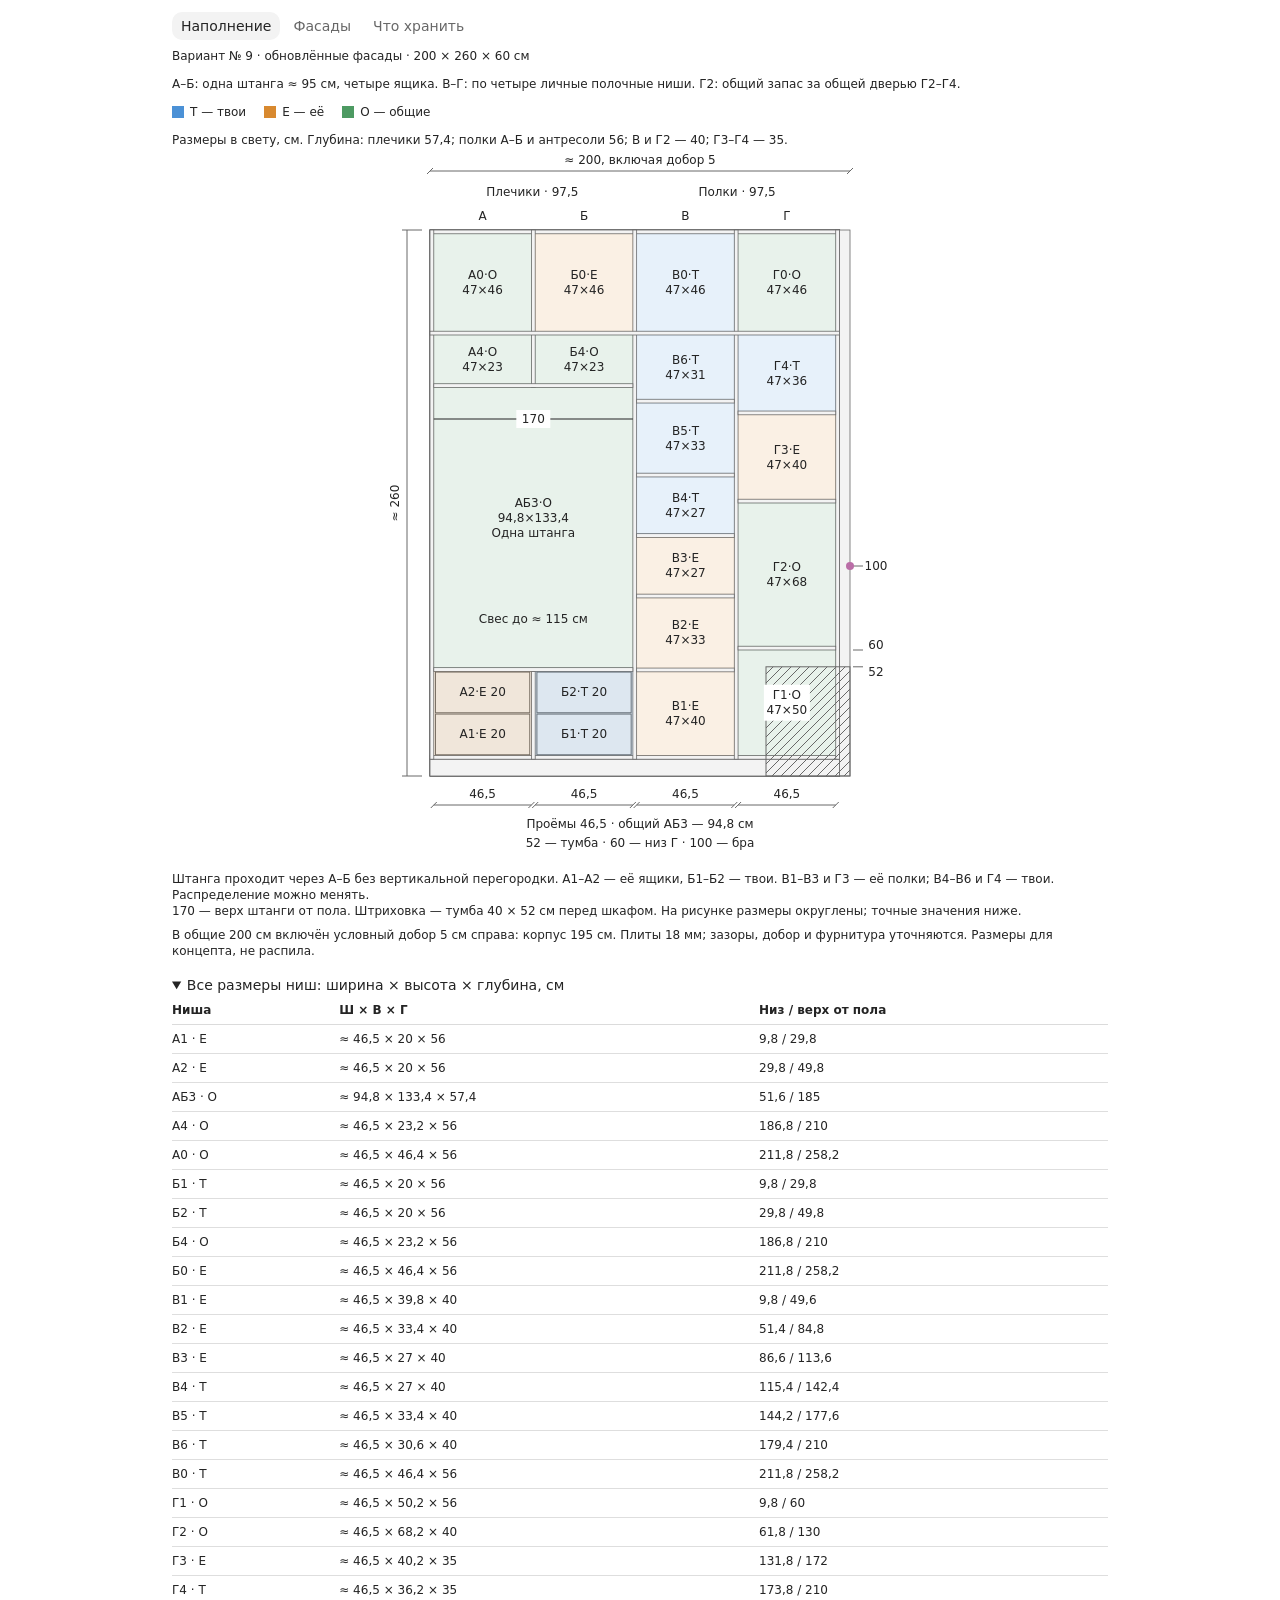
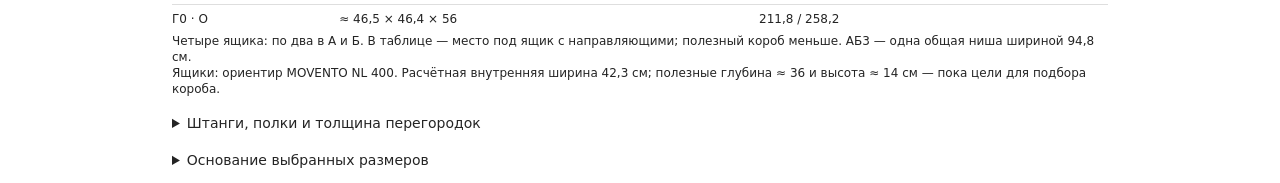
<file: wardrobe-preview.html>
<!doctype html>
<html lang="ru" data-furniture-preview>
<head>
<meta charset="utf-8">
<meta name="viewport" content="width=device-width, initial-scale=1">
<meta name="referrer" content="no-referrer">
<meta http-equiv="Content-Security-Policy" content="default-src 'none'; script-src 'unsafe-inline' 'unsafe-eval' 'wasm-unsafe-eval' blob: data: https://cdnjs.cloudflare.com https://cdn.jsdelivr.net https://esm.sh https://fonts.bunny.net https://fonts.googleapis.com https://fonts.gstatic.com https://unpkg.com; style-src 'unsafe-inline' blob: data: https://cdnjs.cloudflare.com https://cdn.jsdelivr.net https://esm.sh https://fonts.bunny.net https://fonts.googleapis.com https://fonts.gstatic.com https://unpkg.com; img-src blob: data: https://cdnjs.cloudflare.com https://cdn.jsdelivr.net https://esm.sh https://fonts.bunny.net https://fonts.googleapis.com https://fonts.gstatic.com https://unpkg.com; font-src blob: data: https://cdnjs.cloudflare.com https://cdn.jsdelivr.net https://esm.sh https://fonts.bunny.net https://fonts.googleapis.com https://fonts.gstatic.com https://unpkg.com; media-src blob: data: https://cdnjs.cloudflare.com https://cdn.jsdelivr.net https://esm.sh https://fonts.bunny.net https://fonts.googleapis.com https://fonts.gstatic.com https://unpkg.com; worker-src blob:; connect-src blob: data:; frame-src 'none'; object-src 'none'; base-uri 'none'; form-action 'none'">
<title>Шкаф в спальне — Мебель для дома</title>
<style>:root {
  color-scheme: light;
  background-color: var(
    --background,
    var(--color-background-primary, light-dark(rgb(255 255 255), rgb(24 24 24)))
  ) !important;

  /* Agent-facing contract; keep in sync with SKILL.md. */
  --background: var(
    --color-background-primary,
    light-dark(rgb(255 255 255), rgb(24 24 24))
  );
  --foreground: var(
    --color-text-primary,
    light-dark(rgb(26 28 31), rgb(255 255 255))
  );
  --card: color-mix(in oklab, var(--foreground) 5%, var(--background));
  --card-foreground: var(
    --color-text-primary,
    light-dark(rgb(26 28 31), rgb(255 255 255))
  );
  --popover: var(
    --color-background-secondary,
    light-dark(rgb(255 255 255), rgb(45 45 45))
  );
  --popover-foreground: var(
    --color-text-primary,
    light-dark(rgb(26 28 31), rgb(255 255 255))
  );
  --primary: var(
    --color-text-info,
    light-dark(rgb(51 156 255), rgb(131 195 255))
  );
  --primary-foreground: var(
    --color-text-inverse,
    light-dark(rgb(255 255 255), rgb(13 13 13))
  );
  --secondary: var(
    --color-background-secondary,
    light-dark(rgb(255 255 255 / 96%), rgb(54 54 54 / 96%))
  );
  --secondary-foreground: var(
    --color-text-primary,
    light-dark(rgb(26 28 31), rgb(255 255 255))
  );
  --muted: color-mix(in srgb, var(--foreground) 10%, transparent);
  --muted-foreground: var(
    --color-text-secondary,
    light-dark(rgb(26 28 31 / 49.4%), rgb(255 255 255 / 49.8%))
  );
  --accent: var(
    --color-background-info,
    light-dark(rgb(229 242 255), rgb(13 39 63))
  );
  --accent-foreground: var(
    --color-text-info,
    light-dark(rgb(51 156 255), rgb(131 195 255))
  );
  --destructive: var(
    --color-text-warning,
    light-dark(rgb(226 85 7), rgb(255 133 73))
  );
  --border: var(
    --color-border-secondary,
    light-dark(rgb(26 28 31 / 8%), rgb(255 255 255 / 8.2%))
  );
  --input: var(
    --color-border-primary,
    light-dark(
      rgb(26 28 31 / 11.8%),
      color-mix(in oklab, rgb(0 0 0) 10%, transparent)
    )
  );
  --ring: var(
    --color-ring-primary,
    light-dark(rgb(51 156 255), rgb(131 195 255 / 76%))
  );
  --font-size-base: var(--font-text-md-size, 14px);
  --blue: light-dark(rgb(51 156 255), rgb(51 156 255));
  --orange: light-dark(rgb(226 85 7), rgb(251 106 34));
  --green: light-dark(rgb(0 162 64), rgb(64 201 119));
  --red: light-dark(rgb(224 46 42), rgb(255 103 100));
  --purple: light-dark(rgb(146 79 247), rgb(173 123 249));
  --yellow: light-dark(rgb(255 195 0), rgb(255 210 64));
  --viz-series-1: var(--primary);
  --viz-series-2: light-dark(rgb(243 136 59), rgb(245 154 86));
  --viz-series-3: light-dark(rgb(93 201 119), rgb(116 213 139));
  --viz-series-4: light-dark(rgb(235 119 177), rgb(240 143 192));
  --viz-series-5: light-dark(rgb(155 121 236), rgb(170 145 239));
  --viz-series-6: light-dark(rgb(58 185 177), rgb(90 203 194));

  /* Internal implementation variables; not part of the agent contract. */
  --font-sans: -apple-system, system-ui, "Segoe UI", sans-serif;
  --font-mono:
    ui-monospace, SFMono-Regular, "SF Mono", Menlo, Consolas, "Liberation Mono",
    monospace;
  --font-size-normal: max(11px, var(--font-size-base));
  --font-size-tooltip: calc(var(--font-size-base) - 1px);
  --font-size-small: max(11px, calc(var(--font-size-base) - 2px));
  --font-size-h1: calc(var(--font-size-normal) * 1.7142857143);
  --font-size-h2: calc(var(--font-size-normal) * 1.4285714286);
  --font-size-h3: calc(var(--font-size-normal) * 1.2857142857);
  --font-weight-normal: 430;
  --font-weight-medium: 500;
  --icon-size: 16px;
  --line-height-normal: calc(var(--font-size-normal) * 1.5);
  --line-height-tooltip: calc(var(--font-size-tooltip) * 1.4285714286);
  --line-height-small: calc(var(--font-size-small) + 4px);
  --corner-shape: round;
  --radius: var(--border-radius-lg, 10px);
  --radius-sm: calc(var(--radius) * 0.6);
  --radius-md: calc(var(--radius) * 0.8);
  --radius-lg: var(--radius);
  --radius-2xl: calc(var(--radius) * 1.6);
  --radius-full: 9999px;
  --shadow-sm: 0 1px 2px -1px rgb(0 0 0 / 8%);
  --checkmark-image: url("data:image/svg+xml,%3Csvg xmlns='http://www.w3.org/2000/svg' viewBox='0 0 17 17'%3E%3Cpath d='M12.8961 3.64101C13.1297 3.41418 13.4984 3.37523 13.7779 3.56581C14.0571 3.75635 14.1554 4.11331 14.0299 4.41347L13.9615 4.53847L7.71151 13.7045C7.59411 13.8767 7.4063 13.9877 7.19881 14.0072C6.99136 14.0267 6.78564 13.9533 6.63826 13.806L2.88826 10.056L2.79842 9.9457C2.6192 9.67407 2.64927 9.30496 2.88826 9.06581C3.12738 8.82669 3.49647 8.79676 3.76815 8.97597L3.8785 9.06581L7.03084 12.2182L12.8053 3.74941L12.8961 3.64101Z'/%3E%3C/svg%3E");

  /* Legacy aliases; not part of the current agent contract. */
  --viz-bg: transparent;
  --viz-panel: var(--card);
  --viz-border: var(--border);
  --viz-text: var(--foreground);
  --viz-muted: var(--muted-foreground);
  --viz-accent: var(--primary);
  --viz-accent-text: var(--primary-foreground);
  --viz-accent-bg: var(--accent);
  --viz-font-size: var(--font-size-base);
  --viz-warning: var(--destructive);
}

:root[data-theme="light"] {
  color-scheme: light;
}

:root[data-theme="dark"] {
  color-scheme: dark;
}

* {
  box-sizing: border-box;
}

html > body {
  /* Preserve MCP aliases for older inline renderers without creating :root cycles. */
  --color-background-primary: var(
    --background,
    light-dark(rgb(255 255 255), rgb(24 24 24))
  );
  --color-text-primary: var(
    --foreground,
    light-dark(rgb(26 28 31), rgb(255 255 255))
  );
  --color-border-secondary: var(
    --border,
    light-dark(rgb(26 28 31 / 8%), rgb(255 255 255 / 8.2%))
  );

  margin: 0;
  padding: var(--visualize-paint-gutter, 0px);
  color: var(--foreground);
  background: transparent !important;
  font-family: var(--font-sans) !important;
  font-size: var(--font-size-normal);
  font-weight: var(--font-weight-normal);
  line-height: var(--line-height-normal);
}

a {
  color: color-mix(in srgb, var(--viz-accent) 80%, var(--viz-text) 20%);
  cursor: pointer;
  font-weight: var(--font-weight-medium, 500);
  text-decoration: none;
  text-underline-offset: 2px;
}

a:is(:hover, :focus-visible) {
  text-decoration-line: underline;
  text-decoration-style: dashed;
  text-decoration-thickness: 0.5px;
}

h1,
h2,
h3,
h4,
h5,
h6,
p {
  margin-block: 0;
}

h1 {
  font-size: var(--font-size-h1);
  font-weight: var(--font-weight-medium);
  line-height: 1.25;
}

h2 {
  font-size: var(--font-size-h2);
  font-weight: var(--font-weight-medium);
  line-height: 1.25;
}

h3,
h4,
h5,
h6 {
  font-size: var(--font-size-h3);
  font-weight: var(--font-weight-medium);
  line-height: 1.3;
}

b,
strong,
th {
  font-weight: var(--font-weight-medium);
}

code:not(pre code) {
  display: inline;
  padding: 1px 6px;
  border-radius: var(--radius-sm);
  corner-shape: var(--corner-shape);
  background: var(--muted);
  font-family: var(--font-mono);
  font-size: 0.92em;
  overflow-wrap: anywhere;
  -webkit-box-decoration-break: clone;
  box-decoration-break: clone;
  word-break: break-word;
}

.table-responsive {
  width: 100%;
  overflow-x: auto;
  scrollbar-width: thin;
}

.table {
  width: 100%;
  border-collapse: collapse;
  color: var(--foreground);
  font: inherit;
  text-align: start;
}

.table :is(th, td) {
  padding-block: 10px;
  padding-inline: 0 24px;
  overflow-wrap: anywhere;
  border-bottom: 1px solid var(--border);
  text-align: start;
  vertical-align: top;
}

.table-responsive > .table :is(th, td) {
  overflow-wrap: break-word;
}

.table :is(th, td):last-child {
  padding-inline-end: 0;
}

.table :is(caption, thead th) {
  font-weight: 600;
}

.table thead th {
  padding-block: 8px;
  border-bottom-color: color-mix(in srgb, var(--foreground) 16%, transparent);
}

.table tbody tr:last-child :is(th, td) {
  border-bottom: 0;
}

.table.table-sm :is(th, td) {
  padding-block: 6px;
}

.table.table-sm :is(th, td):not(:last-child) {
  padding-inline-end: 16px;
}

.table :is(.text-end, [align="right"]) {
  text-align: end;
  font-variant-numeric: tabular-nums;
}

.table :is(.text-center, [align="center"]) {
  text-align: center;
}

.table .text-nowrap {
  white-space: nowrap;
}

#widget {
  display: flex;
  flex-direction: column;
  gap: 12px;
  width: 100%;
  padding: 0;
  background: transparent !important;
}

.card {
  min-width: 0;
  padding: 12px;
  overflow: hidden;
  overflow-wrap: break-word;
  border-radius: var(--radius-2xl);
  corner-shape: var(--corner-shape);
  color: var(--card-foreground);
  background: var(--card);
}

#widget > :not(.card, .progress) {
  width: 100% !important;
  max-width: none !important;
  margin: 0 !important;
  padding: 0 !important;
  border: 0 !important;
  border-radius: 0 !important;
  background: transparent !important;
  box-shadow: none !important;
}

.tooltip {
  position: fixed;
  z-index: 50;
  top: 0;
  left: 0;
  width: max-content;
  max-width: min(
    20rem,
    var(--tooltip-available-width, calc(100vw - 10px)),
    calc(100vw - 10px)
  );
  max-height: min(
    var(--tooltip-available-height, calc(100vh - 10px)),
    calc(100vh - 10px)
  );
  padding: 4px 8px;
  border: 1px solid var(--border);
  border-radius: var(--radius-lg);
  corner-shape: var(--corner-shape);
  color: var(--popover-foreground);
  background: var(--popover);
  box-shadow: none;
  font-size: var(--font-size-tooltip);
  line-height: var(--line-height-tooltip);
  overflow-wrap: break-word;
  white-space: normal;
  pointer-events: none;
  user-select: none;
}

.viz-grid {
  display: grid;
  grid-template-columns: repeat(auto-fit, minmax(max(180px, 24%), 1fr));
  gap: 10px;
}

.viz-stat {
  display: flex;
  flex-direction: column;
  gap: 2px;
}

.viz-stat-value {
  font-size: var(--font-size-h2);
  font-weight: var(--font-weight-medium);
  line-height: 1.25;
}

.viz-row {
  display: flex;
  flex-wrap: wrap;
  align-items: center;
  gap: 10px;
}

hr {
  width: 100%;
  height: 1px;
  margin-block: 6px;
  border: 0;
  background: var(--border);
}

.nav {
  display: flex;
  min-width: 0;
  align-items: center;
  gap: 4px;
}

.progress {
  display: flex;
  height: 8px;
  margin-block: calc((var(--line-height-normal, 1.5em) - 8px) / 2);
  overflow: hidden;
  border: 0;
  border-radius: var(--radius-full);
  background: var(--muted);
}

.progress-bar:only-child {
  border-radius: var(--radius-full);
}

.progress-bar {
  height: 100%;
  flex-shrink: 0;
  border: 0;
  background: var(--viz-series-1);
}

.viz-badge {
  padding: 3px 8px;
  border-radius: var(--radius-full);
  color: var(--accent-foreground);
  background: var(--accent);
  font-weight: var(--font-weight-medium);
}

small,
.text-small,
.viz-badge {
  font-size: var(--font-size-small);
  line-height: var(--line-height-small);
}

.text-muted {
  color: var(--muted-foreground);
}

.tabular-nums {
  font-variant-numeric: tabular-nums;
}

.sr-only {
  position: absolute;
  width: 1px;
  height: 1px;
  padding: 0;
  overflow: hidden;
  clip: rect(0, 0, 0, 0);
  white-space: nowrap;
  border: 0;
}

.viz-controls {
  display: flex;
  flex-wrap: wrap;
  align-items: center;
  gap: 8px;
}

.viz-controls > .form-label {
  display: grid;
  min-width: min(100%, 260px);
  flex: 1 1 280px;
  grid-template-columns: minmax(0, 1fr) auto;
  align-items: baseline;
  gap: 2px 12px;
  margin-bottom: 0;
}

.viz-controls > .form-label > :is(.form-control, .form-range, .form-select) {
  grid-column: 1 / -1;
}

.btn,
.nav-link,
.form-check-input,
.form-control,
.form-range,
.form-select {
  font: inherit;
}

.btn,
.nav-link {
  appearance: button;
  display: inline-flex;
  inline-size: fit-content;
  max-inline-size: 100%;
  min-height: 28px;
  align-items: center;
  justify-content: center;
  gap: 4px;
  margin: 0;
  padding: 0 8px;
  -webkit-app-region: no-drag;
  border: 1px solid var(--input);
  border-radius: var(--radius-lg);
  corner-shape: var(--corner-shape);
  color: var(--secondary-foreground);
  background: var(--secondary);
  cursor: var(--cursor-interaction, pointer);
  text-align: center;
  text-decoration: none;
  white-space: nowrap;
  user-select: none;
  -webkit-font-smoothing: antialiased;
}

.btn:is(.btn-block, .viz-tile) {
  inline-size: 100%;
}

.btn.viz-tile {
  min-width: 0;
  overflow-wrap: anywhere;
  white-space: normal;
}

a.btn {
  cursor: pointer;
  text-decoration: none;
}

.btn:not(:disabled):hover,
.nav-link:not(:disabled):not([aria-disabled="true"]):hover {
  background: color-mix(in srgb, var(--foreground) 6%, var(--secondary));
}

.btn-primary {
  border-color: transparent;
  color: var(--primary-foreground);
  background: var(--foreground);
  background-clip: padding-box;
}

.btn-primary .text-muted {
  color: color-mix(in srgb, var(--primary-foreground) 50%, transparent);
}

.btn-primary:not(:disabled):hover {
  background: color-mix(in srgb, var(--foreground) 80%, transparent);
  background-clip: padding-box;
}

.btn-ghost {
  border-color: transparent;
  color: var(--muted-foreground);
  background: transparent;
}

.btn-ghost:not(:disabled):hover {
  color: var(--foreground);
  background: color-mix(in srgb, var(--foreground) 6%, var(--secondary));
}

.nav-pills .nav-link {
  min-width: 0;
  border-color: transparent;
  color: var(--muted-foreground);
  background: transparent;
}

.nav-justified .nav-link {
  flex: 1 1 0;
  overflow-wrap: anywhere;
  white-space: normal;
}

.nav-pills .nav-link.active {
  color: var(--foreground);
  background: var(--muted);
}

.btn:disabled,
.nav-link:disabled,
.nav-link[aria-disabled="true"] {
  cursor: not-allowed;
  opacity: 0.4;
}

[data-lucide] {
  stroke-width: 1.6;
}

.form-label {
  display: block;
  margin-bottom: 6px;
  color: var(--foreground);
}

.form-control {
  display: block;
  width: 100%;
  min-height: 28px;
  padding: 0 8px;
  outline: none;
  border: 1px solid var(--input);
  border-radius: var(--radius-lg);
  corner-shape: var(--corner-shape);
  color: var(--foreground);
  background: var(--secondary);
}

.form-control::placeholder {
  color: var(--muted-foreground);
}

.form-control[type="file"] {
  padding: 0;
  overflow: hidden;
  cursor: var(--cursor-interaction, pointer);
}

.form-control[type="file"]::file-selector-button {
  min-height: 26px;
  margin-right: 8px;
  padding: 0 8px;
  border: 0;
  border-right: 1px solid var(--input);
  color: var(--secondary-foreground);
  background: var(--secondary);
  cursor: inherit;
  font: inherit;
}

.form-control[type="file"]:not(:disabled):hover::file-selector-button {
  background: color-mix(in srgb, var(--foreground) 6%, var(--secondary));
}

.form-control-color[type="color"] {
  width: 40px;
  height: 28px;
  padding: 3px;
  cursor: var(--cursor-interaction, pointer);
}

.form-control-color[type="color"]::-webkit-color-swatch-wrapper {
  padding: 0;
}

.form-control-color[type="color"]::-webkit-color-swatch {
  border: 0;
  border-radius: calc(var(--radius-lg) - 4px);
  corner-shape: var(--corner-shape);
}

textarea.form-control {
  height: auto;
  min-height: 72px;
  padding: 8px 10px;
  resize: vertical;
}

.form-control:focus-visible {
  border-color: var(--ring);
  box-shadow: inset 0 0 0 1px var(--ring);
}

.form-control:disabled,
.form-select:disabled {
  cursor: not-allowed;
  opacity: 0.4;
}

.form-select {
  appearance: none;
  display: block;
  width: 100%;
  min-height: 28px;
  margin: 0;
  padding: 0 32px 0 8px;
  outline: none;
  border: 1px solid var(--input);
  border-radius: var(--radius-lg);
  corner-shape: var(--corner-shape);
  color: var(--foreground);
  background-color: var(--secondary);
  background-image:
    linear-gradient(45deg, transparent 50%, var(--muted-foreground) 50%),
    linear-gradient(135deg, var(--muted-foreground) 50%, transparent 50%);
  background-position:
    calc(100% - 14px) 50%,
    calc(100% - 10px) 50%;
  background-repeat: no-repeat;
  background-size: 4px 4px;
  cursor: var(--cursor-interaction, default);
}

.form-select:not(:disabled):hover {
  background-color: color-mix(in srgb, var(--foreground) 6%, var(--secondary));
}

.form-select:focus-visible {
  border-color: var(--ring);
  box-shadow: inset 0 0 0 1px var(--ring);
}

.form-check {
  display: flex;
  min-height: 20px;
  align-items: center;
  gap: 6px;
}

.form-check-input {
  appearance: none;
  width: 14px;
  height: 14px;
  flex: 0 0 auto;
  margin: 0;
  border: 1px solid var(--input);
  color: var(--primary-foreground);
  background-color: transparent;
  cursor: var(--cursor-interaction, default);
  transition:
    background-color 150ms,
    border-color 150ms,
    box-shadow 150ms;
}

.form-check:not(.form-switch) .form-check-input[type="checkbox"] {
  border-color: var(--input);
  border-radius: var(--radius-sm);
  corner-shape: var(--corner-shape);
  background-color: var(--secondary);
  box-shadow: var(--shadow-sm);
}

.form-check:not(.form-switch)
  .form-check-input:not(:disabled):not(:checked):hover {
  background-color: var(--card);
}

.form-check:not(.form-switch) .form-check-input[type="checkbox"]:checked {
  border-color: var(--primary);
  background-color: var(--primary);
}

.form-check:not(.form-switch)
  .form-check-input[type="checkbox"]:checked::before {
  display: block;
  width: 100%;
  height: 100%;
  background: var(--primary-foreground);
  content: "";
  mask: var(--checkmark-image) center / 12px 12px no-repeat;
}

.form-check-input[type="radio"] {
  width: 14px;
  height: 14px;
  border-radius: var(--radius-full);
}

.form-check-input[type="radio"]:checked {
  border: 2px solid var(--primary);
  background:
    radial-gradient(circle, var(--primary-foreground) 0 2.5px, transparent 3px),
    var(--primary);
}

.form-check:not(.form-switch) .form-check-input:focus-visible {
  outline: 2px solid var(--ring);
  outline-offset: 2px;
}

.form-check:not(.form-switch) .form-check-input:disabled {
  cursor: not-allowed;
  pointer-events: none;
}

.form-check:not(.form-switch) .form-check-input:disabled + .form-check-label {
  cursor: not-allowed;
}

.form-switch .form-check-input:disabled,
.form-switch .form-check-input:disabled + .form-check-label {
  cursor: not-allowed;
  opacity: 0.6;
}

.form-check-label {
  color: var(--foreground);
  cursor: var(--cursor-interaction, default);
}

.form-switch .form-check-input {
  position: relative;
  width: 32px;
  height: 20px;
  border: 0;
  border-radius: var(--radius-full);
  background: var(--muted);
  box-shadow: none;
  transition: background-color 200ms cubic-bezier(0, 0, 0.2, 1);
}

.form-switch .form-check-input::before {
  position: absolute;
  top: 50%;
  left: 0;
  width: 16px;
  height: 16px;
  box-sizing: border-box;
  border: 1px solid light-dark(var(--primary-foreground), var(--foreground));
  border-radius: var(--radius-full);
  background: light-dark(var(--primary-foreground), var(--foreground));
  box-shadow: var(--shadow-sm);
  content: "";
  transform: translate(2px, -50%);
  transition: transform 200ms cubic-bezier(0, 0, 0.2, 1);
}

.form-switch .form-check-input:checked {
  background: var(--primary);
}

.form-switch .form-check-input:checked::before {
  transform: translate(14px, -50%);
}

.form-switch .form-check-input:focus-visible {
  box-shadow: 0 0 0 2px var(--ring);
}

.form-range {
  appearance: none;
  display: block;
  width: 100%;
  height: 28px;
  flex: 1;
  margin: 0;
  padding: 0;
  outline: none;
  border: 0;
  accent-color: var(--primary);
  background: linear-gradient(
      color-mix(in srgb, var(--foreground) 7%, transparent),
      color-mix(in srgb, var(--foreground) 7%, transparent)
    )
    center / 100% 2px no-repeat;
}

.form-range::-webkit-slider-runnable-track {
  height: 28px;
  background: transparent;
}

.form-range::-webkit-slider-thumb {
  appearance: none;
  width: 20px;
  height: 20px;
  margin-top: 4px;
  border: 1px solid var(--border);
  border-radius: var(--radius-full);
  background: light-dark(var(--primary-foreground), var(--foreground));
}

.form-range:focus-visible::-webkit-slider-thumb {
  border-color: var(--ring);
  box-shadow: inset 0 0 0 1px var(--ring);
}

.form-range::-moz-range-track {
  height: 28px;
  background: transparent;
}

.form-range::-moz-range-thumb {
  width: 20px;
  height: 20px;
  border: 1px solid var(--border);
  border-radius: var(--radius-full);
  background: light-dark(var(--primary-foreground), var(--foreground));
}

.form-range:focus-visible::-moz-range-thumb {
  border-color: var(--ring);
  box-shadow: inset 0 0 0 1px var(--ring);
}

.form-range:disabled {
  cursor: not-allowed;
  opacity: 0.4;
}

.btn:not(.btn-primary, .viz-tile):is(
  [aria-pressed="true"],
  [aria-selected="true"],
  .is-selected
) {
  border-color: var(--primary);
  color: var(--primary-foreground);
  background: var(--primary);
}

.btn.viz-tile:is([aria-pressed="true"], [aria-selected="true"], .is-selected) {
  border-color: var(--primary);
  box-shadow: inset 0 0 0 1px var(--primary);
}

.btn:focus-visible,
.nav-link:focus-visible {
  outline: 2px solid var(--ring);
  outline-offset: 2px;
}

@media (pointer: coarse) {
  .btn,
  .nav-link,
  .form-control,
  .form-select {
    min-width: 44px;
    min-height: 44px;
  }

  /* Keep small-screen WebKit from zooming when a text field receives focus. */
  .form-control,
  .form-select {
    font-size: max(16px, var(--font-size-normal));
  }

  .form-control[type="file"]::file-selector-button {
    min-width: 44px;
    min-height: 44px;
  }

  .form-control-color[type="color"] {
    width: 44px;
    height: 44px;
  }

  .form-control:is(
    [type="date"],
    [type="datetime-local"],
    [type="month"],
    [type="time"],
    [type="week"]
  ) {
    min-width: 0;
    max-width: 100%;
    padding-block: 8px;
  }

  .form-check {
    min-height: 44px;
    padding-inline: 15px;
  }

  .form-check-input {
    position: relative;
  }

  .form-check-input::after {
    position: absolute;
    top: 50%;
    left: 50%;
    width: 44px;
    height: 44px;
    content: "";
    transform: translate(-50%, -50%);
  }

  .form-check-label {
    display: inline-flex;
    min-width: 44px;
    min-height: 44px;
    align-items: center;
  }

  .form-range {
    height: 44px;
    touch-action: pan-y;
  }

  .form-range::-webkit-slider-runnable-track {
    height: 44px;
  }

  .form-range::-moz-range-track {
    height: 44px;
  }

  .form-range::-webkit-slider-thumb {
    margin-top: 12px;
  }
}

svg {
  display: block;
  max-width: 100%;
  height: auto;
}

#widget > svg {
  width: 100%;
}

/* Model-authored chart rules can otherwise stretch icons after these styles load. */
svg.lucide {
  display: block;
  width: var(--icon-size) !important;
  height: var(--icon-size) !important;
  flex: none;
  margin: 0 !important;
  stroke-width: 1.6;
}

.text-warning,
.text-destructive {
  color: var(--destructive);
}

html>body{padding:0}</style>
</head>
<body>
<div id="wardrobe-reviewed">
  <div class="nav nav-pills" role="tablist" aria-label="Схемы шкафа">
    <button class="nav-link active" type="button" id="wr-inside-tab" role="tab" aria-controls="wr-inside" aria-selected="true">Наполнение</button>
    <button class="nav-link" type="button" id="wr-front-tab" role="tab" aria-controls="wr-front" aria-selected="false">Фасады</button>
    <button class="nav-link" type="button" id="wr-storage-tab" role="tab" aria-controls="wr-storage" aria-selected="false">Что хранить</button>
  </div>
  <div class="text-small wr-meta">Вариант № 9 · обновлённые фасады · 200 × 260 × 60 см</div>
  <div class="text-small wr-meta">А–Б: одна штанга ≈ 95 см, четыре ящика. В–Г: по четыре личные полочные ниши. Г2: общий запас за общей дверью Г2–Г4.</div>
  <div class="wr-owner-legend text-small" aria-label="Принадлежность ниш">
    <span><i class="wr-swatch wr-own-his" aria-hidden="true"></i> Т — твои</span>
    <span><i class="wr-swatch wr-own-hers" aria-hidden="true"></i> Е — её</span>
    <span><i class="wr-swatch wr-own-shared" aria-hidden="true"></i> О — общие</span>
  </div>

  <div id="wr-inside" role="tabpanel" aria-labelledby="wr-inside-tab">
    <div class="text-small">Размеры в свету, см. Глубина: плечики 57,4; полки А–Б и антресоли 56; В и Г2 — 40; Г3–Г4 — 35.</div>
    <div class="wr-stage" data-view="inside"><svg role="img" aria-label="Все ниши шкафа с размерами и высотами штанг"></svg></div>
    <div class="text-small">Штанга проходит через А–Б без вертикальной перегородки. А1–А2 — её ящики, Б1–Б2 — твои. В1–В3 и Г3 — её полки; В4–В6 и Г4 — твои. Распределение можно менять.</div>
    <div class="text-small">170 — верх штанги от пола. Штриховка — тумба 40 × 52 см перед шкафом. На рисунке размеры округлены; точные значения ниже.</div>
    <div class="text-small wr-meta">В общие 200 см включён условный добор 5 см справа: корпус 195 см. Плиты 18 мм; зазоры, добор и фурнитура уточняются. Размеры для концепта, не распила.</div>
    <details class="wr-details" open>
      <summary>Все размеры ниш: ширина × высота × глубина, см</summary>
      <table class="table table-sm text-small"><thead><tr><th class="text-nowrap">Ниша</th><th>Ш × В × Г</th><th>Низ / верх от пола</th></tr></thead><tbody data-dimensions></tbody></table>
      <div class="text-small">Четыре ящика: по два в А и Б. В таблице — место под ящик с направляющими; полезный короб меньше. АБ3 — одна общая ниша шириной 94,8 см.</div>
      <div class="text-small">Ящики: ориентир MOVENTO NL 400. Расчётная внутренняя ширина 42,3 см; полезные глубина ≈ 36 и высота ≈ 14 см — пока цели для подбора короба.</div>
    </details>
    <details class="wr-details">
      <summary>Штанги, полки и толщина перегородок</summary>
      <table class="table table-sm text-small"><thead><tr><th>Элемент</th><th>Отметки от пола, см</th></tr></thead><tbody data-levels></tbody></table>
    </details>
    <details class="wr-details">
      <summary>Основание выбранных размеров</summary>
      <table class="table table-sm text-small"><thead><tr><th>Размер</th><th>Основание</th></tr></thead><tbody>
        <tr><td>Футболки: 27 см</td><td>Стопка ≈ 25 + выбранный запас 2 см. <a href="https://www.ikea.com/ie/en/files/pdf/49/62/49622dc9/iepax_komplement_buying_guide_a4.pdf" target="_blank" rel="noopener noreferrer">Рекомендации IKEA, с. 2</a></td></tr>
        <tr><td>Свитеры: 33,4 см</td><td>Стопка ≈ 30 + выбранный запас 3,4 см; шаг регулировки 3,2 см</td></tr>
        <tr><td>Подвес: 118,4 см</td><td>Короткая одежда — проходит; длинная — не обеспечена. <a href="https://files.stroyinf.ru/Data/32/3238.pdf" target="_blank" rel="noopener noreferrer">ГОСТ 13025.1-85, черт. 1–2</a></td></tr>
        <tr><td>Ящик внутри: ширина 42,3 см</td><td>Для MOVENTO: 46,5 − 4,2. <a href="https://d2.blum.com/services/BEC003/me22648737_ep_dok_bau_%24sen-au_%24aof_%24v1.pdf" target="_blank" rel="noopener noreferrer">Чертёж Blum, с. 20–21</a></td></tr>
        <tr><td>Плиты 1,8; цоколь 8; добор 5 см</td><td>Проектные допущения, требуют уточнения</td></tr>
      </tbody></table>
    </details>
  </div>

  <div id="wr-front" role="tabpanel" aria-labelledby="wr-front-tab" hidden>
    <div class="text-small">Предложенные фасады: ширина × высота, см, до назначения зазоров. Вершина треугольника — сторона петель.</div>
    <div class="wr-stage" data-view="front"><svg role="img" aria-label="Распашные фасады с размерами, цоколем и панелью за тумбой"></svg></div>
    <div class="text-small">А–Б — пара дверей в общую зону. Основная В: петли справа, ручка слева. Г2–Г4 закрыты одной дверью: петли справа, ручка слева. Центры ручек В и Г — на одной высоте 109 см. Цвет показывает принадлежность вещей за фасадом; штриховка — тумбу.</div>
    <table class="table table-sm text-small"><thead><tr><th>Зона</th><th>Размер, см</th><th>Примечание</th></tr></thead><tbody>
      <tr><td>Ширина зон А / Б / В / Г</td><td>49,2 / 48,3 / 48,3 / 49,2</td><td>Корпус 195 см; ещё 5 см зарезервировано у стены</td></tr>
      <tr><td>Верхние дверцы А0–Г0</td><td>Высота 50</td><td>От 210 до 260 см</td></tr>
      <tr><td>Основные А–В</td><td>Высота 202</td><td>От 8 до 210 см</td></tr>
      <tr><td>Общая дверь Г2–Г4</td><td>49,2 × 150</td><td>От 60 до 210 см; петли справа. Полки внутри сохраняются</td></tr>
      <tr><td>Ручки основных В и Г</td><td>Центры на 109 см</td><td>Обе слева; у Г ручка утопленная. Высота выбрана по центру основной двери В</td></tr>
      <tr><td>Глухая панель под Г</td><td>49,2 × 52</td><td>От 8 до 60 см; за ней недоступная зона</td></tr>
      <tr><td>Цоколь</td><td>195 × 8</td><td>Не отделение для хранения</td></tr>
    </tbody></table>
    <div class="text-small">Общая дверь Г начинается на 60 см — на 8 см выше столешницы тумбы. Предметы выше этого уровня и бра на отметке 100 см могут мешать её ходу. Теперь эта проверка относится ко всем полкам Г2–Г4; объединение дверей само по себе препятствия не устраняет.</div>
    <div class="text-small wr-meta">Петли перед ящиками, взаимный ход соседних дверей, добор у стены и проход до кровати уточняются. Треугольники обозначают сторону петель; траектории открывания здесь не показаны.</div>
  </div>

  <div id="wr-storage" role="tabpanel" aria-labelledby="wr-storage-tab" hidden>
    <div class="text-small">Одна штанга на двоих; по два ящика и четыре полочные ниши каждому. А0, Г0 и Г2 — общие запасы. Верхняя одежда — на отдельной штанге 100 см в прихожей.</div>
    <div class="wr-stage" data-view="storage"><svg role="img" aria-label="Предложения по хранению в каждой нише шкафа"></svg></div>
    <div class="text-small">Числа у штанг — высота от пола. Штриховка — тумба 40 × 52 см перед шкафом.</div>
    <details class="wr-details" open>
      <summary>Что хранить в каждой нише</summary>
      <table class="table table-sm text-small"><thead><tr><th class="text-nowrap">Ниша</th><th class="text-nowrap">Чья</th><th>Предложение и доступ</th></tr></thead><tbody data-storage></tbody></table>
    </details>
    <details class="wr-details" open>
      <summary>Проверка конфигурации: что ещё нужно решить</summary>
      <table class="table table-sm text-small"><thead><tr><th>Узел</th><th>Вывод</th></tr></thead><tbody>
        <tr><td>Разделение вещей</td><td>Плечики можно разделить цветом или меткой на общей штанге. У каждого два ящика, четыре полочные ниши и личная антресоль. Высоты и доступ к полкам различаются; назначение можно переставить.</td></tr>
        <tr><td>Плечики в спальне</td><td>Проём 94,8 см; длина трубы зависит от держателей. При условном шаге вещи 3–5 см получится примерно 18–31 вещь на двоих до вычета концевых зон. Шаг проверить на своей одежде.</td></tr>
        <tr><td>Плечики в прихожей</td><td>Отдельная штанга 100 см — для курток и другой верхней одежды. Суммарно в двух шкафах получается около 2 м штанг.</td></tr>
        <tr><td>Рост 180 / 160</td><td>Верх штанги 170 см — проектный выбор, доступ примерить девушке с плечиками. Рост сам по себе не определяет досягаемость. Нижние полки В — её, верхние — твои.</td></tr>
        <tr><td>Длинные вещи</td><td>От верха штанги до полки под ней 118,4 см. Свес вместе с плечиками до ≈ 115 см с выбранным запасом 3 см. Нормативный габарит для длинной одежды 140 см здесь не обеспечен.</td></tr>
        <tr><td>Общий пролёт А–Б</td><td>Над ящиками нет центральной стойки. Штангу подобрать по нагрузке на пролёт ≈ 95 см; при необходимости подвесить к усиленной верхней полке. Полку над штангой проверить на прогиб и крепление.</td></tr>
        <tr><td>Г1 за тумбой</td><td>Глухая зона. Полезное хранение здесь не обещаем: снятие панели и перемещение тумбы не подтверждены.</td></tr>
        <tr><td>Общая ниша Г2</td><td>46,5 × 68,2 × 40 см: глубина увеличена под сложенное постельное бельё. Одна дверь вместе с Г3–Г4; её ход требует проверки бра и предметов на тумбе.</td></tr>
        <tr><td>Личные Г3–Г4</td><td>Г3 — её запасные вещи, Г4 — твои. Полки на 131,8 и 173,8 см, глубина 35 см. Доступ со стороны В; проверить досягаемость сбоку от тумбы.</td></tr>
        <tr><td>Проход 60 см</td><td>При выступе ящика на 40 см до кровати остаётся 20 см, на 50 см — 10 см. Прямой подход к открытому ящику некомфортен; пользоваться сбоку, открывая по одному. Свободное место для такого положения ещё нужно проверить.</td></tr>
        <tr><td>Петли перед ящиками</td><td>Нужно согласовать петли и направляющие: открытая дверь не должна перекрывать ход ящика. <a href="https://www.blum.com/au/en/products/news-specials/new-hinges/overview/" target="_blank" rel="noopener noreferrer">Пример решения Blum</a>.</td></tr>
        <tr><td>Антресоли</td><td>Каждая 46,5 × 46,4 × 56 см, около 120,8 л до фурнитуры. Объём увеличен; размер сложенного одеяла проверить отдельно. Нужна ступенька, доступ к Г0 ограничен тумбой.</td></tr>
        <tr><td>Монтаж</td><td>В 200 см включён предварительный добор 5 см справа. Потолочный зазор, кривизну стены, плинтус, петли и ручки уточнить до заказа.</td></tr>
        <tr><td>Статус</td><td>Габариты пересчитаны. Комфорт ящиков в проходе 60 см, длинная одежда, досягаемость и столкновения с бра не подтверждены. Это уточнённый концепт, не готовый расчёт для производства.</td></tr>
      </tbody></table>
    </details>
  </div>

  <style>
    #wardrobe-reviewed {
      color-scheme:light;
      --background:#ffffff;--foreground:#242424;--muted:#f3f3f3;--muted-foreground:#686868;
      --border:#dedede;--primary:#e7e7e7;--primary-foreground:#242424;--secondary:#f2f2f2;--secondary-foreground:#242424;
      --accent:#eeeeee;--accent-foreground:#242424;--input:#d4d4d4;--ring:#4b91d6;
      --viz-series-1:#4b91d6;--viz-series-2:#d8892f;--viz-series-3:#4d9a62;--viz-series-4:#ba6ea7;
      color:var(--foreground);background:var(--background);padding:12px;
    }
    #wardrobe-reviewed .wr-meta { margin:8px 0 12px; }
    #wardrobe-reviewed .wr-owner-legend { display:flex; flex-wrap:wrap; gap:8px 18px; margin:8px 0 12px; }
    #wardrobe-reviewed .wr-owner-legend > span { display:inline-flex; align-items:center; gap:6px; }
    #wardrobe-reviewed .wr-swatch { display:inline-block; width:12px; height:12px; }
    #wardrobe-reviewed .wr-own-his { background:var(--viz-series-1); }
    #wardrobe-reviewed .wr-own-hers { background:var(--viz-series-2); }
    #wardrobe-reviewed .wr-own-shared { background:var(--viz-series-3); }
    #wardrobe-reviewed .wr-stage { max-width:640px; margin:0 auto 10px; }
    #wardrobe-reviewed svg { display:block; width:100%; }
    #wardrobe-reviewed svg text { fill:var(--foreground); font-family:inherit; font-weight:400; }
    #wardrobe-reviewed .wr-line { fill:none; stroke:var(--foreground); stroke-width:1.2; }
    #wardrobe-reviewed .wr-dim { fill:none; stroke:var(--muted-foreground); stroke-width:1; }
    #wardrobe-reviewed .wr-board { fill:var(--muted); stroke:var(--muted-foreground); stroke-width:0.8; }
    #wardrobe-reviewed .wr-drawer { fill:var(--muted); stroke:var(--muted-foreground); stroke-width:1; }
    #wardrobe-reviewed .wr-face { fill:var(--background); stroke:var(--foreground); stroke-width:1.2; }
    #wardrobe-reviewed .wr-details { margin-top:16px; }
    #wardrobe-reviewed summary { cursor:pointer; }
  </style>
  <script>
    (() => {
      const root = document.getElementById('wardrobe-reviewed');
      const T = 1.8, W = 195, OUTER = 200, H = 260, DEPTH = 56, TOP = 210;
      const CLEAR = (W - 5*T)/4, BOTTOM = 8+T;
      const MAIN_DOOR_BOTTOM = 8, CORNER_DOOR_BOTTOM = 60, HANDLE_HEIGHT = (MAIN_DOOR_BOTTOM+TOP)/2;
      const letters = ['А','Б','В','Г'];
      const bayX = i => T + i*(CLEAR+T);
      const niches = [];
      const ownership = {
        his:{ids:['В0','Б1','Б2','В4','В5','В6','Г4'],label:'Твои',mark:'Т',series:1},
        hers:{ids:['А1','А2','Б0','В1','В2','В3','Г3'],label:'Её',mark:'Е',series:2},
        shared:{ids:['А0','Г0','Г1','Г2','АБ3','А4','Б4'],label:'Общие',mark:'О',series:3}
      };
      const add = (id,bay,bottom,top,kind,short,storage,access,span=1) => {
        const owner=Object.entries(ownership).find(([,o])=>o.ids.includes(id))[0];
        const depth=kind==='hang'?57.4:id==='Г2'||bay===2&&bottom<TOP?40:bay===3&&bottom>=130&&top<=TOP?35:DEPTH;
        niches.push({id,bay,span,x:bayX(bay),bottom,top,kind,short,storage,access,owner,width:span*CLEAR+(span-1)*T,height:top-bottom,depth});
      };
      const seasonal = [
        ['Постель','Общее постельное бельё и запасное одеяло, если входит в нишу'],
        ['Сезон','Её сезонный трикотаж и лёгкая одежда в мягком кофре'],
        ['Сезон','Твой сезонный трикотаж и лёгкая одежда в мягком кофре'],
        ['Полотенца','Общие полотенца и запас текстиля в кофре']
      ];
      letters.forEach((l,i)=>add(l+'0',i,TOP+T,H-T,'shelf',[seasonal[i][0]],seasonal[i][1],'Редкий; верхняя зона'));
      const drawerSlot=20, drawerTop=BOTTOM+2*drawerSlot, railHeight=170;
      const drawerShort=['Носки','Бельё'];
      const drawerUse=['носки, мелочи или домашняя одежда','нижнее бельё и аксессуары'];
      [0,1].forEach(bay=>{
        for(let i=0;i<2;i++) add(letters[bay]+(i+1),bay,BOTTOM+i*drawerSlot,BOTTOM+(i+1)*drawerSlot,'drawer',[drawerShort[i]],`${bay===0?'Её':'Твои'} ${drawerUse[i]}`,'Ежедневный; нижний ящик требует наклона');
      });
      add('АБ3',0,drawerTop+T,185,'hang',['Общая штанга','Рубашки · блузки','Брюки на плечиках'],'Общая штанга: рубашки, блузки и сложенные на плечиках брюки. Свес вместе с вешалкой — до ≈ 115 см','Верх штанги 170 см; сначала примерить девушке',2);
      add('А4',0,186.8,TOP,'shelf',['Сумки'],'Общие небольшие сумки, чехлы или кофр высотой до 19 см','Высоко; редкое хранение');
      add('Б4',1,186.8,TOP,'shelf',['Запас'],'Общие лёгкие запасные вещи в кофре высотой до 19 см','Высоко; редкое хранение');
      const foldCuts=[9.8,51.4,86.6,115.4,144.2,179.4];
      ['Запас','Джинсы','Футболки','Футболки','Свитеры','Запас'].forEach((s,i)=>add('В'+(i+1),2,foldCuts[i],i===5?TOP:foldCuts[i+1]-T,'shelf',[s],`${i<3?'Её':'Твои'} ${s.toLowerCase()}`,i===0?'Низкая полка: запасные вещи':i===5?'Высокая полка: редкие вещи':'Повседневное хранение'));
      add('Г1',3,BOTTOM,60,'service',['Нет доступа'],'Не учитывается в полезном хранении','За глухой панелью и тумбой');
      add('Г2',3,60+T,130,'rare',['Общий запас'],'Общий запасной текстиль: плед, полотенца или бельё в мягком кофре, если входят по габаритам','Общая дверь Г2–Г4; убрать предметы из траектории и проверить неподвижное бра');
      add('Г3',3,130+T,172,'shelf',['Запас'],'Её запасной трикотаж или вещи в небольшом кофре','Полка 131,8 см, подход слева от тумбы; примерить рукой');
      add('Г4',3,172+T,TOP,'shelf',['Запас'],'Твой запасной трикотаж или редко нужные вещи','Полка 173,8 см: верхняя зона, глубина 35 см');
      const fmt = n => Number(n.toFixed(1)).toLocaleString('ru-RU',{maximumFractionDigits:1});
      const ordered = [...niches].sort((a,b)=>a.bay-b.bay || a.bottom-b.bottom);
      root.querySelector('[data-dimensions]').innerHTML = ordered.map(n=>`<tr data-niche="${n.id}" data-owner="${n.owner}" data-kind="${n.kind}" data-x="${n.x}" data-width="${n.width}" data-height="${n.height}" data-depth="${n.depth}" data-bottom="${n.bottom}" data-top="${n.top}"><td>${n.id} · ${ownership[n.owner].mark}</td><td class="tabular-nums">≈ ${fmt(n.width)} × ${fmt(n.height)} × ${fmt(n.depth)}</td><td class="tabular-nums">${fmt(n.bottom)} / ${fmt(n.top)}</td></tr>`).join('');
      root.querySelector('[data-storage]').innerHTML = ordered.map(n=>`<tr><td>${n.id}</td><td class="text-nowrap">${ownership[n.owner].label}</td><td>${n.storage} ${n.access}.</td></tr>`).join('');
      const levels = [
        ['АБ3 · общая штанга','Верх 170; до полки под ней 118,4; сверху до полки 15; проём по ширине 94,8'],
        ['А и Б · четыре ящика','По два места высотой 20; блок от 9,8 до 49,8'],
        ['А–Б · полки, верхние поверхности','Над ящиками 51,6; над штангой 186,8'],
        ['Перегородка между А и Б','Только в блоке ящиков и от 185 см вверх; в зоне плечиков её нет'],
        ['В · полки, верхние поверхности','9,8; 51,4; 86,6; 115,4; 144,2; 179,4; регулировка с шагом 3,2'],
        ['Г · полки, верхние поверхности','61,8; 131,8; 173,8'],
        ['Антресоль · полка сверху','211,8; верх проёма 258,2; высота в свету 46,4'],
        ['Дно · верхняя поверхность','9,8; цоколь 8'],
        ['Стенки, перегородки, полки','Условно 1,8 см (18 мм)'],
        ['Глубина','60 с дверью; дверь 1,8, задняя стенка 0,8 → внутри 57,4. Полки А–Б и верхние 56; В и Г2 — 40, Г3–Г4 — 35. Укороченные полки сдвинуты к фасаду; задний остаток не считается хранением'],
        ['Ширина','195 корпус + 5 условный добор = 200; четыре проёма по 46,5 + пять плит по 1,8 = 195']
      ];
      root.querySelector('[data-levels]').innerHTML = levels.map(([a,b])=>`<tr><td>${a}</td><td>${b}</td></tr>`).join('');

      function draw(host) {
        const view = host.dataset.view, svg = host.querySelector('svg');
        const w = host.getBoundingClientRect().width;
        if (!w) return;
        const scale = Math.min((w-88)/OUTER,2.1);
        const x0 = (w-OUTER*scale)/2, y0 = 82;
        const X = x => x0+x*scale, Y = z => y0+(H-z)*scale;
        const floor = Y(0), narrow = w<430;
        const line=(x1,y1,x2,y2,cls='wr-dim',extra='')=>`<line class="${cls}" x1="${x1}" y1="${y1}" x2="${x2}" y2="${y2}" ${extra}/>`;
        const rect=(x,b,width,height,cls,extra='')=>`<rect class="${cls}" x="${X(x)}" y="${Y(b+height)}" width="${width*scale}" height="${height*scale}" ${extra}/>`;
        const text=(x,y,value,extra='')=>`<text class="text-small" x="${x}" y="${y}" text-anchor="middle" ${extra}>${value}</text>`;
        const block=(x,y,lines)=>lines.map((s,i)=>text(x,y+(i-(lines.length-1)/2)*15+4,s)).join('');
        const dim=(a,b,y,label)=>`${line(a,y,b,y)}${line(a-3,y+3,a+3,y-3)}${line(b-3,y+3,b+3,y-3)}${text((a+b)/2,y-7,label)}`;
        const railLabel=(cx,z,value)=>`<rect x="${X(cx)-17}" y="${Y(z)-9}" width="34" height="18" fill="var(--background)"/>${text(X(cx),Y(z)+4,value)}`;
        let markup=`<title>${view==='front'?'Фасады':view==='storage'?'Что хранить':'Размеры ниш'} шкафа 200 × 260 × 60 см</title><desc>В первых двух секциях общая штанга в проёме 94,8 сантиметра, под ней четыре ящика, по два каждому. Третья и четвёртая секции содержат личные полки обоих. Основная дверь В имеет петли справа. Общий запас Г2 и полки Г3–Г4 закрыты одной дверью с петлями справа от 60 до 210 сантиметров. Центры ручек В и Г на высоте 109 сантиметров. Тумба и бра ограничивают открывание Г; габариты бра ещё нужны.</desc><defs><pattern id="wr-hatch-${view}" width="9" height="9" patternUnits="userSpaceOnUse"><path d="M-2 2L2 -2 M0 9L9 0 M7 11L11 7" stroke="var(--muted-foreground)" stroke-width="1"/></pattern></defs>`;
        markup += rect(0,0,W,H,'wr-line');
        markup += rect(W,0,OUTER-W,H,'wr-board');
        markup += rect(0,0,W,8,'wr-board');
        if(view!=='front') {
          markup += rect(0,8,W,T,'wr-board') + rect(0,H-T,W,T,'wr-board');
          [0,...[2,3].map(i=>bayX(i)-T),W-T].forEach(x=>markup+=rect(x,8,T,H-8,'wr-board'));
          markup+=rect(bayX(1)-T,8,T,drawerTop-8,'wr-board');
          markup+=rect(bayX(1)-T,185,T,H-185,'wr-board');
          markup += rect(0,TOP,W,T,'wr-board');
          [drawerTop,185].forEach(z=>markup+=rect(bayX(0),z,2*CLEAR+T,T,'wr-board'));
          [...foldCuts.slice(1).map(z=>[2,z-T]),[3,60],[3,130],[3,172]].forEach(([i,z])=>markup+=rect(bayX(i),z,CLEAR,T,'wr-board'));
          niches.filter(n=>n.kind==='drawer').forEach(n=>markup+=rect(bayX(n.bay)+0.8,n.bottom+0.3,CLEAR-1.6,n.height-0.6,'wr-drawer'));
          niches.forEach(n=>markup+=rect(n.x,n.bottom,n.width,n.height,'',`data-owner-fill="${n.owner}" style="fill:color-mix(in srgb,var(--viz-series-${ownership[n.owner].series}) 13%,transparent)"`));
          markup += rect(160,0,40,52,'wr-dim',`style="fill:url(#wr-hatch-${view})"`);
          markup+=line(X(bayX(0)),Y(railHeight),X(bayX(0)+2*CLEAR+T),Y(railHeight),'wr-line','data-rail="shared"');
          for(const n of niches) {
            const cx=X(n.x+n.width/2), cy=Y((n.bottom+n.top)/2);
            const code=`${n.id}·${ownership[n.owner].mark}`;
            if(n.kind==='hang') {
              markup += block(cx,Y(123),view==='inside'?[code,`${fmt(n.width)}×${fmt(n.height)}`,'Одна штанга']:narrow?[code,'На двоих','Рубашки / блузки']:[code,...n.short]);
              markup += block(cx,Y(75),['Свес до ≈ 115 см']);
            } else if(n.kind==='drawer') {
              const drawerWord=narrow&&n.short[0]==='Домашнее'?'Дом.':n.short[0];
              if(view==='inside') markup += text(cx,cy+4,`${code} ${Math.round(n.height)}`);
              else if(narrow) markup += text(cx,cy+4,code);
              else markup += block(cx,cy,[code,drawerWord]);
            } else {
              const shortWords=n.short.map(s=>narrow&&s==='Полотенца'?'Полот.':narrow&&s==='Футболки'?'Футбол.':narrow&&s==='Нет доступа'?'Глухо':narrow&&s==='Общий запас'?'Запас':s);
              const lines = view==='inside'?[code,`${Math.round(CLEAR)}×${Math.round(n.height)}`]:[code,...shortWords];
              if(n.kind==='service') {
                markup += `<rect x="${cx-23}" y="${cy-18}" width="46" height="36" fill="var(--background)"/>`;
              }
              markup += block(cx,cy,lines);
            }
          }
          markup+=railLabel(bayX(0)+(2*CLEAR+T)/2,railHeight,String(railHeight));
        } else {
          const cuts=[0,bayX(1)-T/2,bayX(2)-T/2,bayX(3)-T/2,W];
          for(let i=0;i<4;i++) {
            const left=cuts[i], width=cuts[i+1]-left;
            const drawDoor=(b,top,caption,rightHinge=i%2===1,handleHeight=(b+top)/2,doorId=letters[i]+'0')=>{
              markup += `<g data-door="${doorId}" data-hinge="${rightHinge?'right':'left'}" data-bottom="${b}" data-top="${top}" data-width="${width}" data-height="${top-b}" data-handle-height="${handleHeight}">`;
              markup += rect(left+0.12,b+0.12,width-0.24,top-b-0.24,'wr-face');
              niches.filter(n=>i>=n.bay&&i<n.bay+n.span&&n.top>b&&n.bottom<top).forEach(n=>{
                const lo=Math.max(b+0.12,n.bottom), hi=Math.min(top-0.12,n.top);
                if(hi>lo)markup+=rect(left+0.18,lo,width-0.36,hi-lo,'',`style="fill:color-mix(in srgb,var(--viz-series-${ownership[n.owner].series}) 13%,transparent)"`);
              });
              const cx=X(left+width/2), cy=Y((b+top)/2);
              const hx=rightHinge?left+width-1:left+1, handleX=rightHinge?left+5:left+width-5;
              [b+(top-b)*0.22,b+(top-b)*0.78].forEach(z=>markup+=line(X(hx),Y(z),X(hx+(rightHinge?-2.5:2.5)),Y(z),'wr-line'));
              markup += line(X(handleX),Y(handleHeight+3),X(handleX),Y(handleHeight-3),'wr-line','data-handle');
              const tipX=X(rightHinge?left+width-1:left+1), midY=Y((b+top)/2);
              markup += line(X(handleX),Y(b+4),tipX,Y((b+top)/2),'wr-dim')+line(tipX,midY,X(handleX),Y(top-4),'wr-dim');
              const labelHeight=caption.length*15+8;
              const labelY=cy-(narrow&&doorId===letters[i]?28:0);
              markup += `<rect x="${cx-24}" y="${labelY-labelHeight/2}" width="48" height="${labelHeight}" fill="var(--background)"/>`+block(cx,labelY,caption);
              markup += '</g>';
            };
            const topMark=ownership[niches.find(n=>n.id===letters[i]+'0').owner].mark;
            drawDoor(TOP,260,[letters[i]+'0·'+topMark,`${Math.round(width)}×${H-TOP}`]);
            const bottom=i===3?CORNER_DOOR_BOTTOM:MAIN_DOOR_BOTTOM;
            const mainCaption=i===3?['Г·Е/Т','+ Г2·О',`${Math.round(width)}×${TOP-bottom}`]:[i<2?letters[i]+'·О':letters[i]+'·Е/Т',`${Math.round(width)}×${TOP-bottom}`];
            drawDoor(bottom,TOP,mainCaption,i!==0,HANDLE_HEIGHT,letters[i]);
            if(i===3) {
              markup += rect(left+0.12,8.12,width-0.24,51.76,'wr-face');
              markup += rect(160,0,40,52,'wr-dim',`style="fill:url(#wr-hatch-${view})"`);
              const cx=X(left+width/2),cy=Y(34);
              markup += `<rect x="${cx-29}" y="${cy-17}" width="58" height="34" fill="var(--background)"/>`;
              markup += block(cx,cy,['Панель',`${Math.round(width)}×52`]);
            }
          }
        }
        markup += dim(X(0),X(OUTER),23,'≈ 200, включая добор 5');
        markup += text(X(W/4),y0-34,'Плечики · 97,5');
        markup += text(X(3*W/4),y0-34,'Полки · 97,5');
        letters.forEach((l,i)=>markup+=text(X(bayX(i)+CLEAR/2),y0-10,l));
        for(let i=0;i<4;i++) {
          const a=view==='front'?(i===0?0:bayX(i)-T/2):bayX(i);
          const b=view==='front'?(i===3?W:bayX(i+1)-T/2):bayX(i)+CLEAR;
          markup+=dim(X(a),X(b),floor+29,view==='front'?fmt(b-a):'46,5');
        }
        markup += line(X(0)-23,Y(0),X(0)-23,Y(H));
        markup += line(X(0)-28,Y(0),X(0)-8,Y(0))+line(X(0)-28,Y(H),X(0)-8,Y(H));
        markup += text(X(0)-31,Y(130),'≈ 260',`transform="rotate(-90 ${X(0)-31} ${Y(130)})"`);
        [52,100,CORNER_DOOR_BOTTOM].forEach(z=>{
          markup+=line(X(OUTER)+3,Y(z),X(OUTER)+13,Y(z));
          const labelY=Y(z)+4+(z===52?5:z===CORNER_DOOR_BOTTOM?-5:0);
          markup+=text(X(OUTER)+26,labelY,String(z));
        });
        markup += `<circle cx="${X(OUTER)}" cy="${Y(100)}" r="4" fill="var(--viz-series-4)"/>`;
        markup += text(X(100),floor+52,view==='front'?'Цоколь 195 × 8 · добор справа 5':'Проёмы 46,5 · общий АБ3 — 94,8 см');
        markup += text(X(100),floor+71,'52 — тумба · 60 — низ Г · 100 — бра');
        svg.setAttribute('viewBox',`0 0 ${w} ${floor+85}`);
        svg.style.height=`${floor+85}px`;
        svg.innerHTML=markup;
      }
      const stages=[...root.querySelectorAll('.wr-stage')];
      stages.forEach(host=>new ResizeObserver(()=>draw(host)).observe(host));
      stages.forEach(draw);
    })();
  </script>
</div>




<script id="codex-visualization-tabs">
(() => {
  const selector = '.nav[role="tablist"] [role="tab"]';
  const disabled = ':disabled,[aria-disabled="true"]';
  const selectTab = (selected) => {
    const panelId = selected.getAttribute("aria-controls");
    for (const tab of selected.closest('[role="tablist"]').querySelectorAll('[role="tab"]')) {
      const active = tab === selected;
      tab.classList.toggle("active", active);
      tab.setAttribute("aria-selected", String(active));
      const id = tab.getAttribute("aria-controls");
      const panel = id && document.getElementById(id);
      if (panel != null) {
        panel.hidden = id !== panelId;
        if (!panel.hidden && selected.id) {
          panel.setAttribute("aria-labelledby", selected.id);
        }
      }
    }
  };
  const interact = (event) => {
    const tab = event.target?.closest?.(selector);
    if (event.defaultPrevented || tab == null || tab.matches(disabled)) {
      return;
    }
    if (event.type === "click") {
      selectTab(tab);
      return;
    }
    const tabs = Array.from(
      tab.closest('[role="tablist"]').querySelectorAll('[role="tab"]'),
    ).filter((candidate) => !candidate.matches(disabled));
    const current = tabs.indexOf(tab);
    let next;
    if (event.key === "ArrowRight" || event.key === "ArrowDown") {
      next = (current + 1) % tabs.length;
    } else if (event.key === "ArrowLeft" || event.key === "ArrowUp") {
      next = (current + tabs.length - 1) % tabs.length;
    } else if (event.key === "Home") {
      next = 0;
    } else if (event.key === "End") {
      next = tabs.length - 1;
    } else {
      return;
    }
    event.preventDefault();
    tabs[next].focus();
    selectTab(tabs[next]);
  };

  for (const list of document.querySelectorAll('.nav[role="tablist"]')) {
    const selected =
      list.querySelector('[role="tab"][aria-selected="true"]') ??
      list.querySelector('[role="tab"].active') ??
      list.querySelector('[role="tab"]');
    if (selected != null) {
      selectTab(selected);
    }
  }
  document.addEventListener("click", interact);
  document.addEventListener("keydown", interact);
  window.addEventListener("pagehide", () => {
    document.removeEventListener("click", interact);
    document.removeEventListener("keydown", interact);
  }, { once: true });
})();
</script>



<!-- furniture-preview:start -->
<style>:root{color-scheme:light!important;--background:#fff;background:#fff!important}
html{margin:0;min-height:0}html>body{display:flow-root;margin:0;padding:0;min-height:0;background:#fff}
body>div[id]{max-width:960px;margin-inline:auto}</style>
<script>
// Embedded into each standalone preview by tools/prepare-previews.py.
(() => {
  'use strict';
  if (window.parent === window) return;
  const targetOrigin = location.protocol === 'file:' ? '*' : location.origin;
  let scheduled = false;
  let previousHeight = 0;
  function schedule() {
    if (scheduled) return;
    scheduled = true;
    requestAnimationFrame(() => {
      scheduled = false;
      if (document.body.getBoundingClientRect().width === 0) return;
      // Measure content, not the iframe viewport, so shorter tabs can shrink.
      const height = Math.ceil(document.body.getBoundingClientRect().height) + 2;
      if (height < 100 || height === previousHeight) return;
      previousHeight = height;
      window.parent.postMessage({type: 'furniture:height', height}, targetOrigin);
    });
  }
  new ResizeObserver(schedule).observe(document.body);
  window.addEventListener('load', schedule);
  window.addEventListener('message', event => {
    if (event.source !== window.parent || event.data?.type !== 'furniture:measure') return;
    if (location.protocol !== 'file:' && event.origin !== location.origin) return;
    previousHeight = 0;
    schedule();
  });
  document.fonts?.ready.then(schedule);
  schedule();
})();

</script>
<!-- furniture-preview:end -->
</body>
</html>
</file>
<file: assets/site.css>
:root {
  color-scheme: light;
  --paper: #f5f4ef;
  --ink: #29342e;
  --muted: #666e68;
  --line: #d8dcd5;
  --green: #365f47;
  font-family: "Segoe UI", "Helvetica Neue", sans-serif;
  color: var(--ink);
  background: var(--paper);
}
* { box-sizing: border-box; }
body { margin: 0; }
[hidden] { display: none !important; }
a { color: var(--green); text-underline-offset: 4px; }
a:hover { color: var(--ink); }
button, a { -webkit-tap-highlight-color: transparent; }
:focus-visible { outline: 2px solid var(--green); outline-offset: 4px; }
.skip-link { position: absolute; top: 10px; left: 12px; z-index: 2; padding: 12px; background: white; transform: translateY(-180%); }
.skip-link:focus { transform: translateY(0); }
.page { max-width: 1040px; padding: 0 28px; margin: 0 auto; }
.masthead { display: flex; align-items: flex-end; justify-content: space-between; gap: 24px; padding: 38px 0 28px; }
.eyebrow { margin: 0 0 7px; font-size: 11px; text-transform: uppercase; letter-spacing: .15em; color: var(--muted); }
h1 { margin: 0; font: 400 38px/1.15 Georgia, "Times New Roman", serif; letter-spacing: -.035em; }
h1 span { color: var(--green); }
.edition { flex-shrink: 0; margin: 0 0 3px; font-size: 12px; line-height: 1.6; text-align: right; }
.edition span { color: var(--muted); }
.room-tabs { display: grid; grid-template-columns: repeat(6, minmax(0, 1fr)); border-top: 1px solid var(--line); }
.room-tabs button { appearance: none; position: relative; display: flex; align-items: center; gap: 8px; min-height: 60px; margin: 0; padding: 12px; border: 0; border-bottom: 3px solid transparent; background: transparent; color: var(--muted); font: 500 15px/1.25 "Segoe UI", "Helvetica Neue", sans-serif; text-align: left; cursor: pointer; }
.room-tabs button:hover { background: #eeefe8; color: var(--ink); }
.room-tabs button[aria-selected="true"] { border-bottom-color: var(--green); color: var(--green); background: #fff; }
.room-number { font: 11px/1.2 Consolas, monospace; color: var(--muted); }
.room-tabs button[aria-selected="true"] .room-number { color: var(--green); }
.project-sheet { background: #fff; border: 1px solid var(--line); border-top: 0; padding: 0 20px 18px; }
.sheet-toolbar { display: flex; align-items: center; justify-content: space-between; gap: 10px; min-height: 46px; padding: 8px 12px; font-size: 12px; }
.sheet-toolbar a { flex-shrink: 0; text-decoration: none; min-height: 30px; display: inline-flex; align-items: center; gap: 7px; }
.sheet-toolbar a:hover { text-decoration: underline; }
#load-status { margin: 0; color: var(--muted); }
iframe { display: block; width: 100%; border: 0; background: #fff; }
footer { display: flex; justify-content: space-between; gap: 16px; padding: 20px 0 28px; font-size: 11px; line-height: 1.5; color: var(--muted); }
.no-script { margin: 12px; }
@media (max-width: 780px) {
  .page { padding: 0 16px; }
  .masthead { padding: 26px 0 24px; }
  h1 { font-size: 33px; }
  .room-tabs { grid-template-columns: repeat(6, minmax(0, 1fr)); }
  .room-tabs button { grid-column: span 2; gap: 8px; padding: 12px; font-size: 14px; }
  .project-sheet { padding: 0 4px 12px; }
}
@media (max-width: 520px) {
  .page { padding: 0 10px; }
  .masthead { display: block; padding: 24px 6px 20px; }
  h1 { font-size: 32px; }
  .edition { display: none; }
  .room-tabs { grid-template-columns: repeat(2, 1fr); }
  .room-tabs button { grid-column: auto; min-height: 48px; padding: 11px 14px; }
  .project-sheet { padding: 0 0 10px; }
  .sheet-toolbar { padding: 5px 12px; min-height: 42px; }
  footer { display: block; padding-left: 6px; }
  footer span { display: block; }
  footer span + span { margin-top: 4px; }
}
@media print {
  .page { max-width: none; padding: 0; }
  .masthead { padding: 12px; }
  .room-tabs, .sheet-toolbar, footer { display: none; }
  .project-sheet { border: 0; padding: 0; }
}
</file>
<file: assets/bathroom-room.css>
:root { color-scheme: light; font-family: "Segoe UI", "Helvetica Neue", sans-serif; color: #29342e; background: #fff; }
* { box-sizing: border-box; }
body { display: flow-root; margin: 0; }
[hidden] { display: none !important; }
a { color: #365f47; text-underline-offset: 3px; }
a:hover { color: #29342e; }
:focus-visible { outline: 2px solid #365f47; outline-offset: 4px; }
.room-album { max-width: 1200px; margin: 0 auto; padding: 16px 12px 20px; }
.room-heading { padding: 0 8px; }
.eyebrow { color: #687169; text-transform: uppercase; letter-spacing: .12em; font-size: 10px; margin: 0 0 9px; }
h1 { font: 400 34px/1.15 Georgia, serif; letter-spacing: -.025em; margin: 0 0 12px; }
.intro { max-width: 760px; font-size: 14px; line-height: 1.65; margin: 0; }
.measurements { list-style: none; display: flex; flex-wrap: wrap; gap: 12px 38px; padding: 0; margin: 22px 0 26px; }
.measurements li { display: grid; gap: 4px; }
.measurements span { font-size: 11px; color: #687169; }
.measurements strong { font-size: 15px; font-weight: 500; }
.view-picker { display: flex; flex-wrap: wrap; gap: 6px; margin-bottom: 12px; border-bottom: 1px solid #d8dcd5; }
.view-picker button { display: flex; align-items: center; gap: 10px; flex: 0 1 auto; min-height: 46px; padding: 10px 18px; font: 11px/1.4 "Segoe UI", sans-serif; color: #687169; background: transparent; border: 0; border-bottom: 2px solid transparent; cursor: pointer; }
.view-picker button span { font-size: 14px; }
.view-picker button:hover { background: #f5f4ef; }
.view-picker button[aria-pressed="true"] { color: #365f47; border-bottom-color: #365f47; }
.room-view { margin: 0 0 28px; }
.drawing-tools { display: flex; flex-wrap: wrap; align-items: center; gap: 8px; margin: 0 8px 12px; font-size: 12px; }
.drawing-tools select, .drawing-tools button { padding: 7px 9px; font: inherit; color: #365f47; border: 1px solid #d8dcd5; background: #fff; min-height: 34px; }
.drawing-tools button { margin-left: auto; cursor: pointer; }
.drawing-viewport { overflow: auto; border: 1px solid #e4e6e0; background: #fff; }
.room-view img { display: block; width: calc(100% * var(--drawing-scale, 1)); max-width: none; height: auto; }
.is-zoomed .drawing-viewport { max-height: 75vh; }
figcaption { display: flex; justify-content: space-between; gap: 24px; padding: 15px 8px 0; font-size: 12px; line-height: 1.6; }
figcaption strong { font-weight: 600; font-size: 14px; }
figcaption p { max-width: 650px; margin: 4px 0 0; color: #687169; }
figcaption > a { align-self: flex-start; flex-shrink: 0; padding-top: 2px; }
.design-notes, .specification { margin: 0 8px; }
h2 { font: 400 24px/1.3 Georgia, serif; margin: 0 0 16px; }
dl { margin: 0; font-size: 13px; line-height: 1.65; }
dl > div { display: grid; grid-template-columns: 165px minmax(0, 1fr); gap: 20px; padding: 12px 0; border-top: 1px solid #e4e6e0; }
dt { font-weight: 600; }
dd { margin: 0; }
.render-note { font-size: 12px; line-height: 1.65; color: #687169; margin: 18px 0 24px; }
.specification { border-top: 1px solid #d8dcd5; border-bottom: 1px solid #d8dcd5; }
summary { padding: 16px 0; font-size: 14px; cursor: pointer; }
.specification dl { padding-bottom: 8px; }
@media (max-width: 600px) {
  .room-album { padding: 12px 4px 16px; }
  h1 { font-size: 30px; }
  .intro { font-size: 13px; }
  .measurements { gap: 16px 24px; margin: 20px 0; }
  .measurements strong { font-size: 14px; }
  .view-picker button { flex: 1 1 30%; justify-content: center; gap: 6px; padding: 10px 6px; }
  .view-picker button span { font-size: 13px; }
  figcaption { display: block; padding: 12px 8px 0; }
  figcaption > a { display: inline-block; margin-top: 8px; min-height: 30px; }
  dl > div { grid-template-columns: 1fr; gap: 3px; }
  h2 { font-size: 22px; }
}
@media print {
  .view-picker, .drawing-tools { display: none; }
  .room-view[hidden] { display: block !important; }
  .room-view { break-inside: avoid; }
  .room-view img { width: 100%; }
  .drawing-viewport, .is-zoomed .drawing-viewport { max-height: none; overflow: visible; }
  figcaption > a { display: none; }
}
</file>
